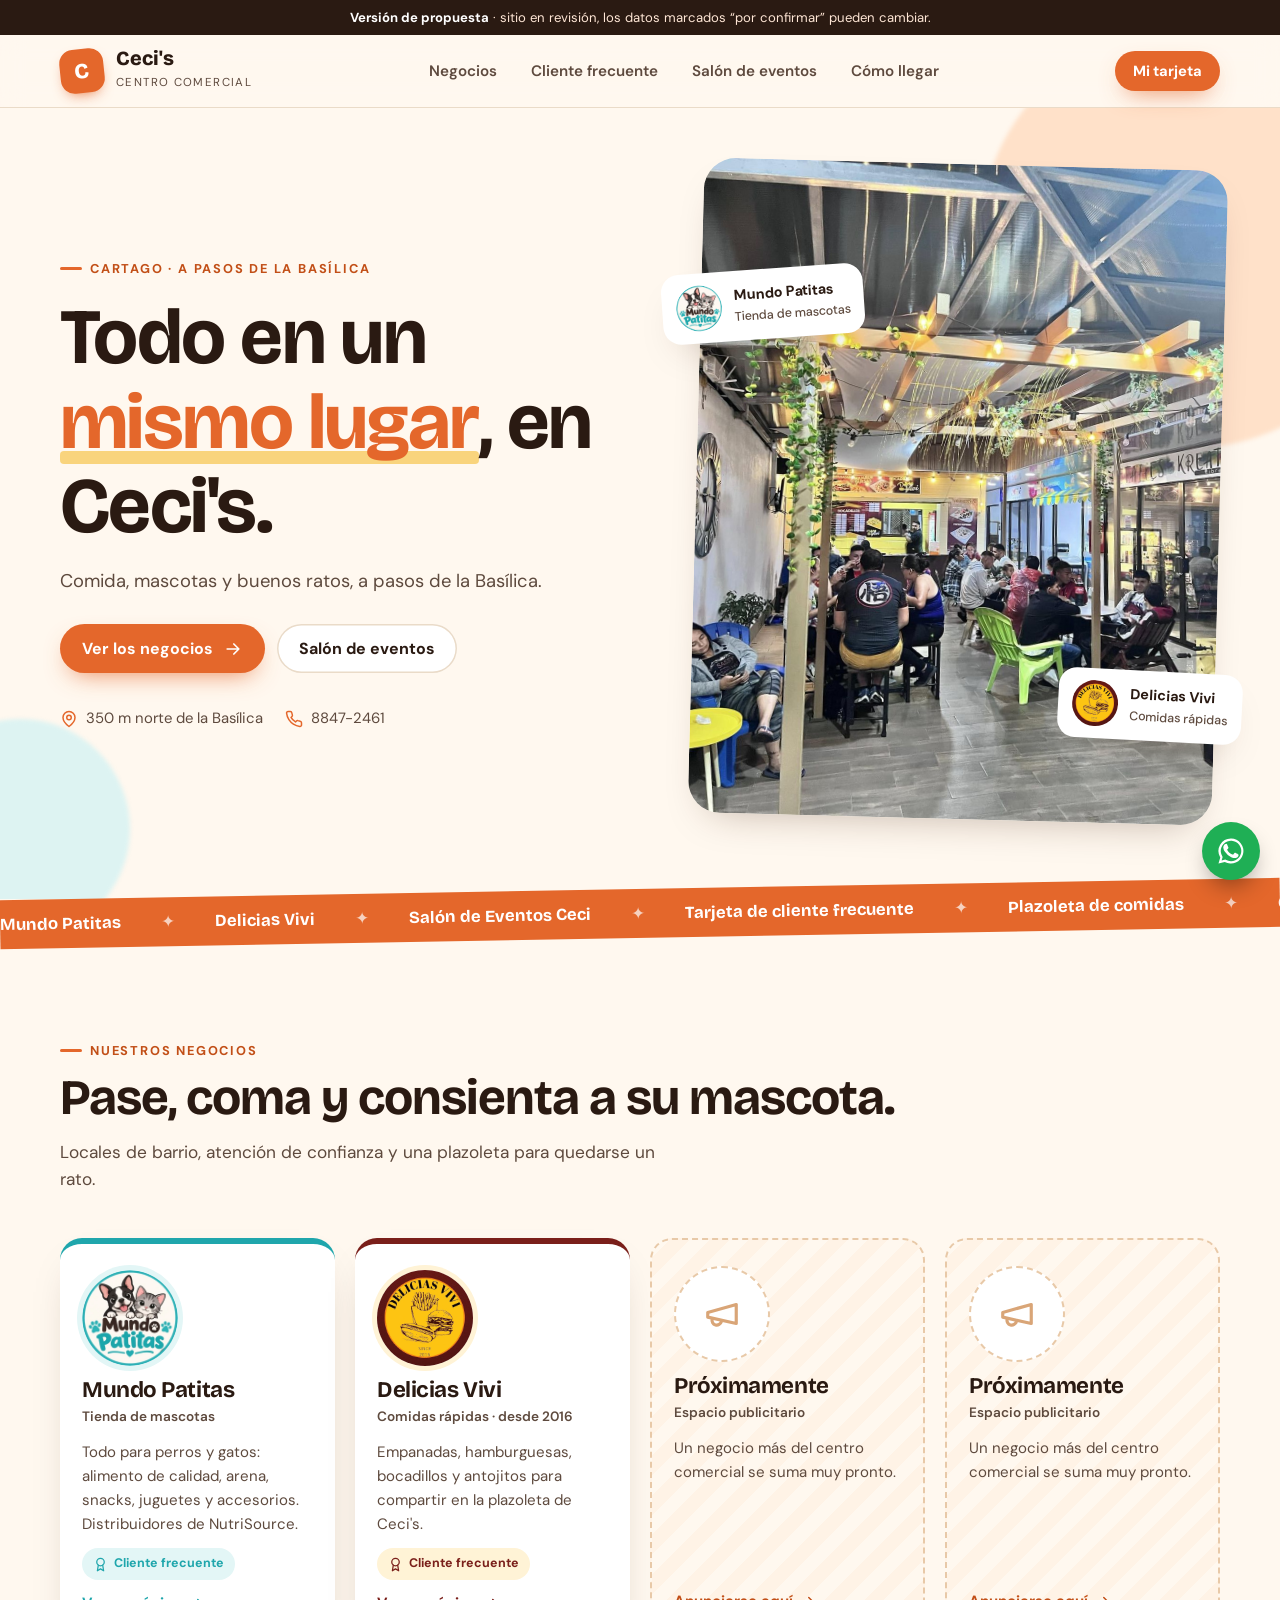
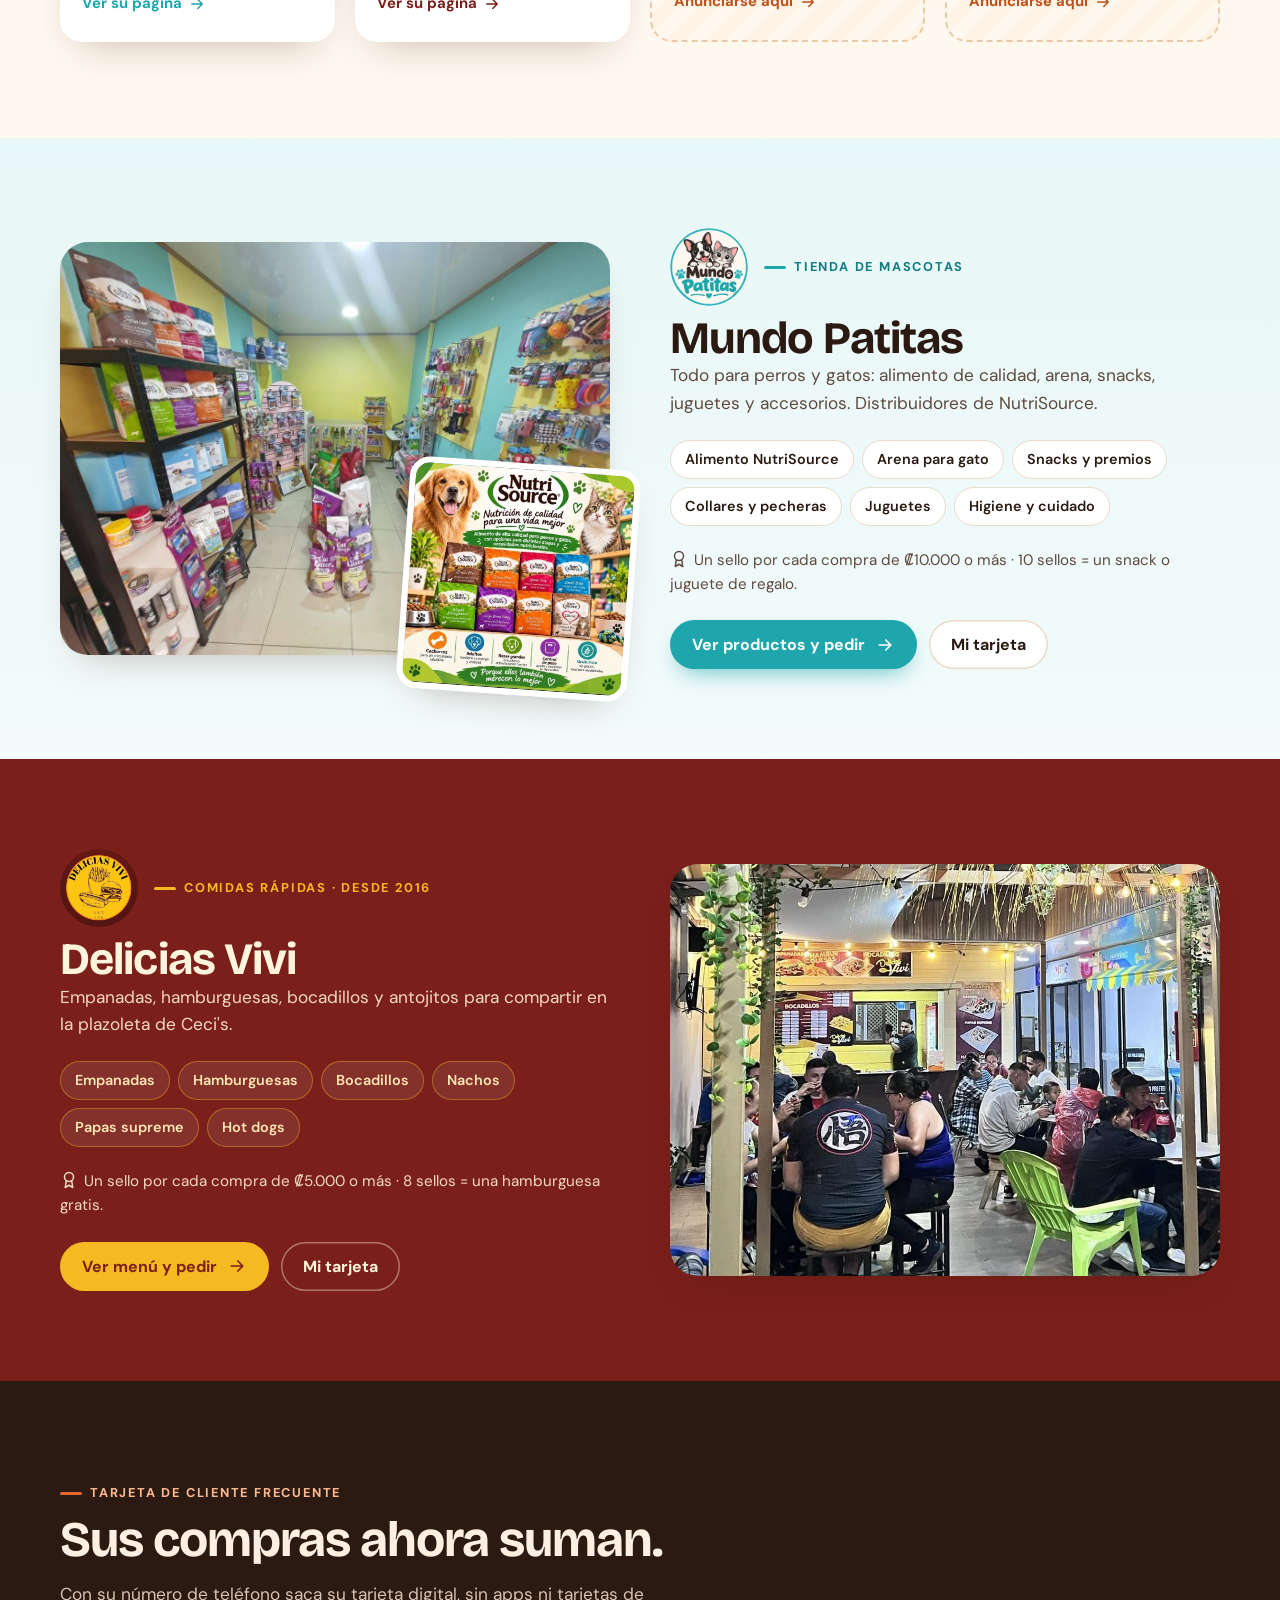
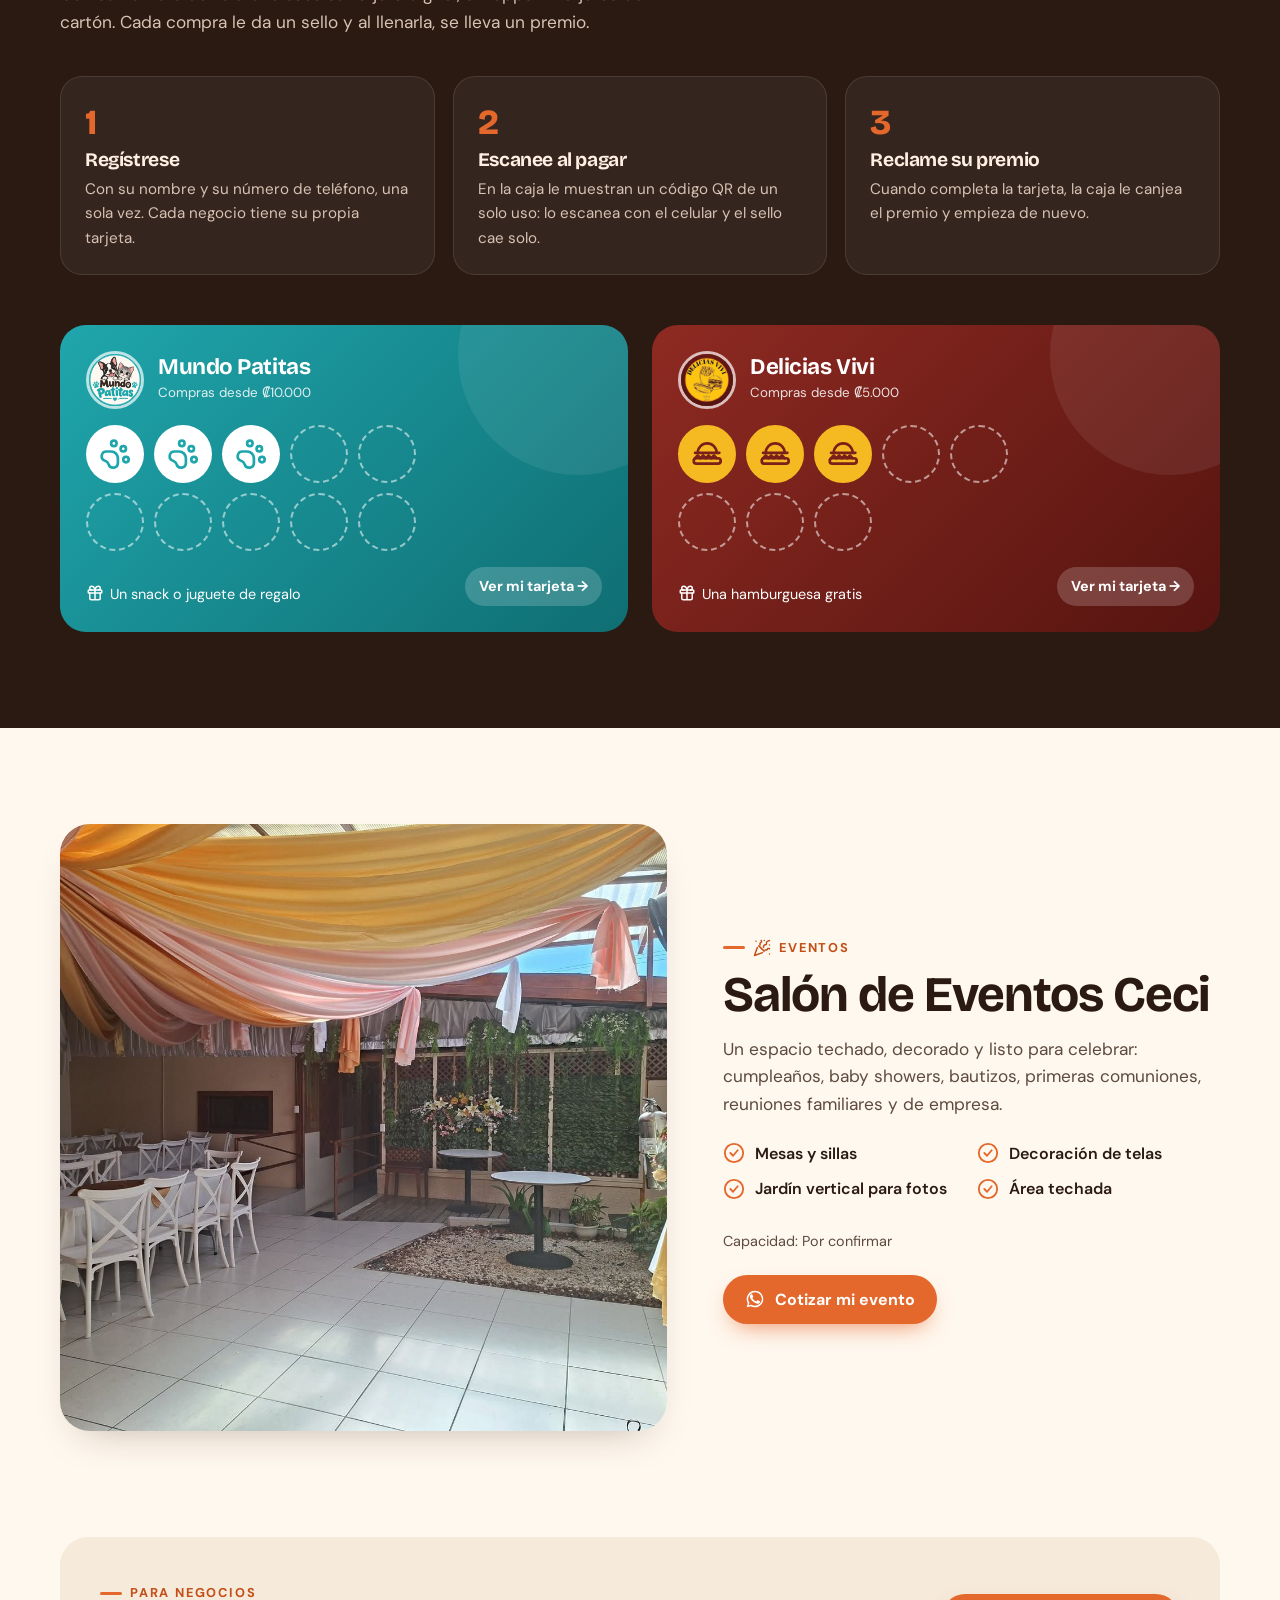
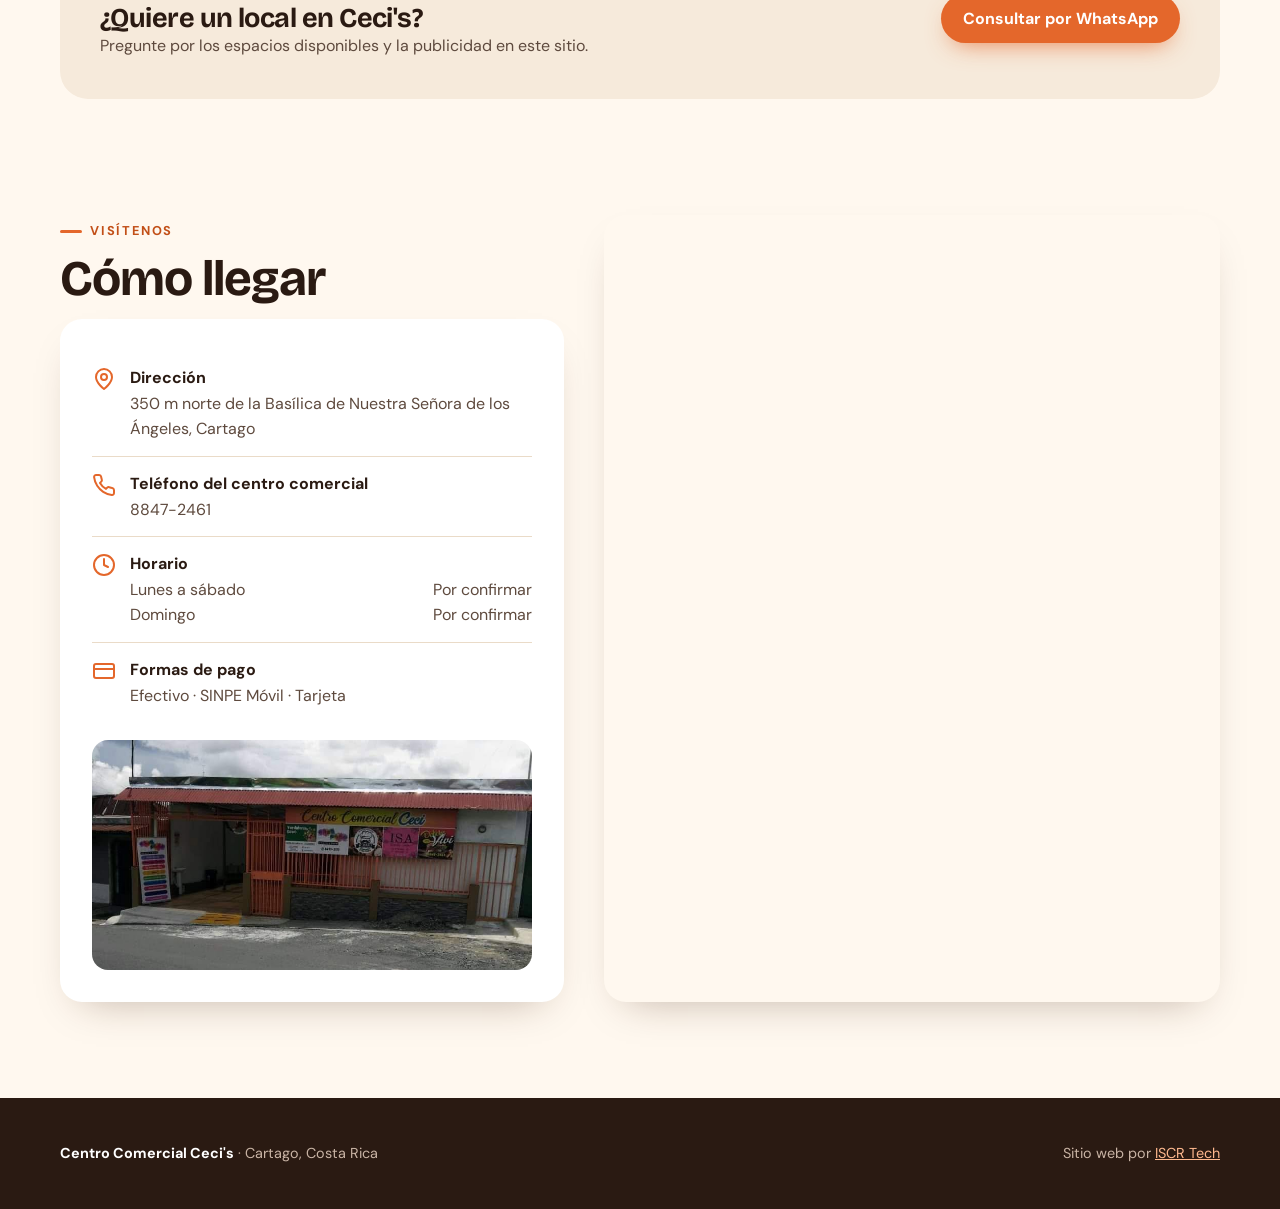
<file: index.html>
<!DOCTYPE html>
<html lang="es">
<head>
<meta charset="utf-8">
<meta name="viewport" content="width=device-width, initial-scale=1">
<title>Centro Comercial Ceci's | Cartago</title>
<meta name="description" content="Centro Comercial Ceci's, 350 m norte de la Basílica de los Ángeles, Cartago. Mundo Patitas, Delicias Vivi, Salón de Eventos Ceci y tarjeta de cliente frecuente.">
<meta property="og:title" content="Centro Comercial Ceci's · Cartago">
<meta property="og:description" content="Comida, mascotas y buenos ratos, a pasos de la Basílica.">
<meta property="og:image" content="assets/img/plazoleta.jpg">
<meta name="theme-color" content="#E4672B">
<link rel="icon" href="data:image/svg+xml,%3Csvg xmlns='http://www.w3.org/2000/svg' viewBox='0 0 64 64'%3E%3Crect width='64' height='64' rx='16' fill='%23E4672B'/%3E%3Ctext x='32' y='45' font-family='Arial Black,Arial' font-weight='900' font-size='38' fill='white' text-anchor='middle'%3EC%3C/text%3E%3C/svg%3E">
<link rel="preconnect" href="https://fonts.googleapis.com">
<link rel="preconnect" href="https://fonts.gstatic.com" crossorigin>
<link href="https://fonts.googleapis.com/css2?family=Bricolage+Grotesque:opsz,wght@12..96,600;12..96,800&family=DM+Sans:wght@400;500;600;700&display=swap" rel="stylesheet">
<link rel="stylesheet" href="css/estilos.css">
</head>
<body>

<div class="aviso-demo"><b>Versión de propuesta</b> · sitio en revisión, los datos marcados “por confirmar” pueden cambiar.</div>

<header class="barra">
  <div class="envoltura">
    <a class="marca" href="#inicio"><span class="marca-sello">C</span><span><b>Ceci's</b><small>Centro Comercial</small></span></a>
    <nav class="menu" id="menu">
      <a href="#negocios">Negocios</a>
      <a href="#frecuente">Cliente frecuente</a>
      <a href="#salon">Salón de eventos</a>
      <a href="#visita">Cómo llegar</a>
    </nav>
    <a class="btn btn-primario" id="btnTarjetaTop" href="#frecuente">Mi tarjeta</a>
    <button class="hamburguesa" id="hamb" aria-label="Abrir menú"></button>
  </div>
</header>

<section class="hero" id="inicio">
  <span class="mancha m1"></span><span class="mancha m2"></span>
  <div class="envoltura">
    <div>
      <span class="ojo">Cartago · a pasos de la Basílica</span>
      <h1>Todo en un <em>mismo lugar</em>, en Ceci's.</h1>
      <p class="intro" id="heroLema"></p>
      <div class="hero-acciones">
        <a class="btn btn-primario" href="#negocios">Ver los negocios <span id="icoFlecha"></span></a>
        <a class="btn btn-claro" href="#salon">Salón de eventos</a>
      </div>
      <div class="hero-datos" id="heroDatos"></div>
    </div>
    <div class="hero-foto">
      <div class="marco"><img src="assets/img/plazoleta.jpg" alt="Plazoleta de comidas del Centro Comercial Ceci's de noche"></div>
      <div class="ficha f1"><img src="assets/img/logo-mundo-patitas.webp" alt=""><span>Mundo Patitas<small>Tienda de mascotas</small></span></div>
      <div class="ficha f2"><img src="assets/img/logo-delicias-vivi.jpg" alt=""><span>Delicias Vivi<small>Comidas rápidas</small></span></div>
    </div>
  </div>
</section>

<div class="cinta" aria-hidden="true"><div id="cinta"></div></div>

<section class="seccion" id="negocios">
  <div class="envoltura">
    <span class="ojo">Nuestros negocios</span>
    <h2>Pase, coma y consienta a su mascota.</h2>
    <p class="intro">Locales de barrio, atención de confianza y una plazoleta para quedarse un rato.</p>
    <div class="grilla-negocios" id="grillaNegocios"></div>
  </div>
</section>

<section class="negocio patitas" id="mundo-patitas"></section>
<section class="negocio vivi invertido" id="delicias-vivi"></section>

<section class="seccion frecuente" id="frecuente">
  <div class="envoltura">
    <span class="ojo">Tarjeta de cliente frecuente</span>
    <h2>Sus compras ahora suman.</h2>
    <p class="intro">Con su número de teléfono saca su tarjeta digital, sin apps ni tarjetas de cartón. Cada compra le da un sello y al llenarla, se lleva un premio.</p>
    <div class="pasos">
      <div class="paso"><b>1</b><h3>Regístrese</h3><p>Con su nombre y su número de teléfono, una sola vez. Cada negocio tiene su propia tarjeta.</p></div>
      <div class="paso"><b>2</b><h3>Escanee al pagar</h3><p>En la caja le muestran un código QR de un solo uso: lo escanea con el celular y el sello cae solo.</p></div>
      <div class="paso"><b>3</b><h3>Reclame su premio</h3><p>Cuando completa la tarjeta, la caja le canjea el premio y empieza de nuevo.</p></div>
    </div>
    <div class="tarjetas-lealtad" id="tarjetasLealtad"></div>
  </div>
</section>

<section class="seccion salon" id="salon"></section>

<section class="seccion" style="padding-top:0">
  <div class="envoltura">
    <div class="anuncie">
      <div><span class="ojo">Para negocios</span><h3>¿Quiere un local en Ceci's?</h3><p>Pregunte por los espacios disponibles y la publicidad en este sitio.</p></div>
      <a class="btn btn-primario" id="btnLocal" target="_blank" rel="noopener">Consultar por WhatsApp</a>
    </div>
  </div>
</section>

<section class="seccion visita" id="visita" style="padding-top:20px">
  <div class="envoltura">
    <div>
      <span class="ojo">Visítenos</span>
      <h2>Cómo llegar</h2>
      <div class="datos" id="datosVisita"></div>
    </div>
    <div class="mapa"><iframe id="mapa" title="Mapa del Centro Comercial Ceci's" loading="lazy" referrerpolicy="no-referrer-when-downgrade"></iframe></div>
  </div>
</section>

<footer>
  <div class="envoltura">
    <div><b>Centro Comercial Ceci's</b> · Cartago, Costa Rica</div>
    <div>Sitio web por <a href="https://iscrtech.com/" target="_blank" rel="noopener">ISCR Tech</a></div>
  </div>
</footer>

<a class="wa-flotante" id="waFlotante" target="_blank" rel="noopener" aria-label="Escribir por WhatsApp"></a>

<script type="module" src="js/app.js"></script>
</body>
</html>
</file>
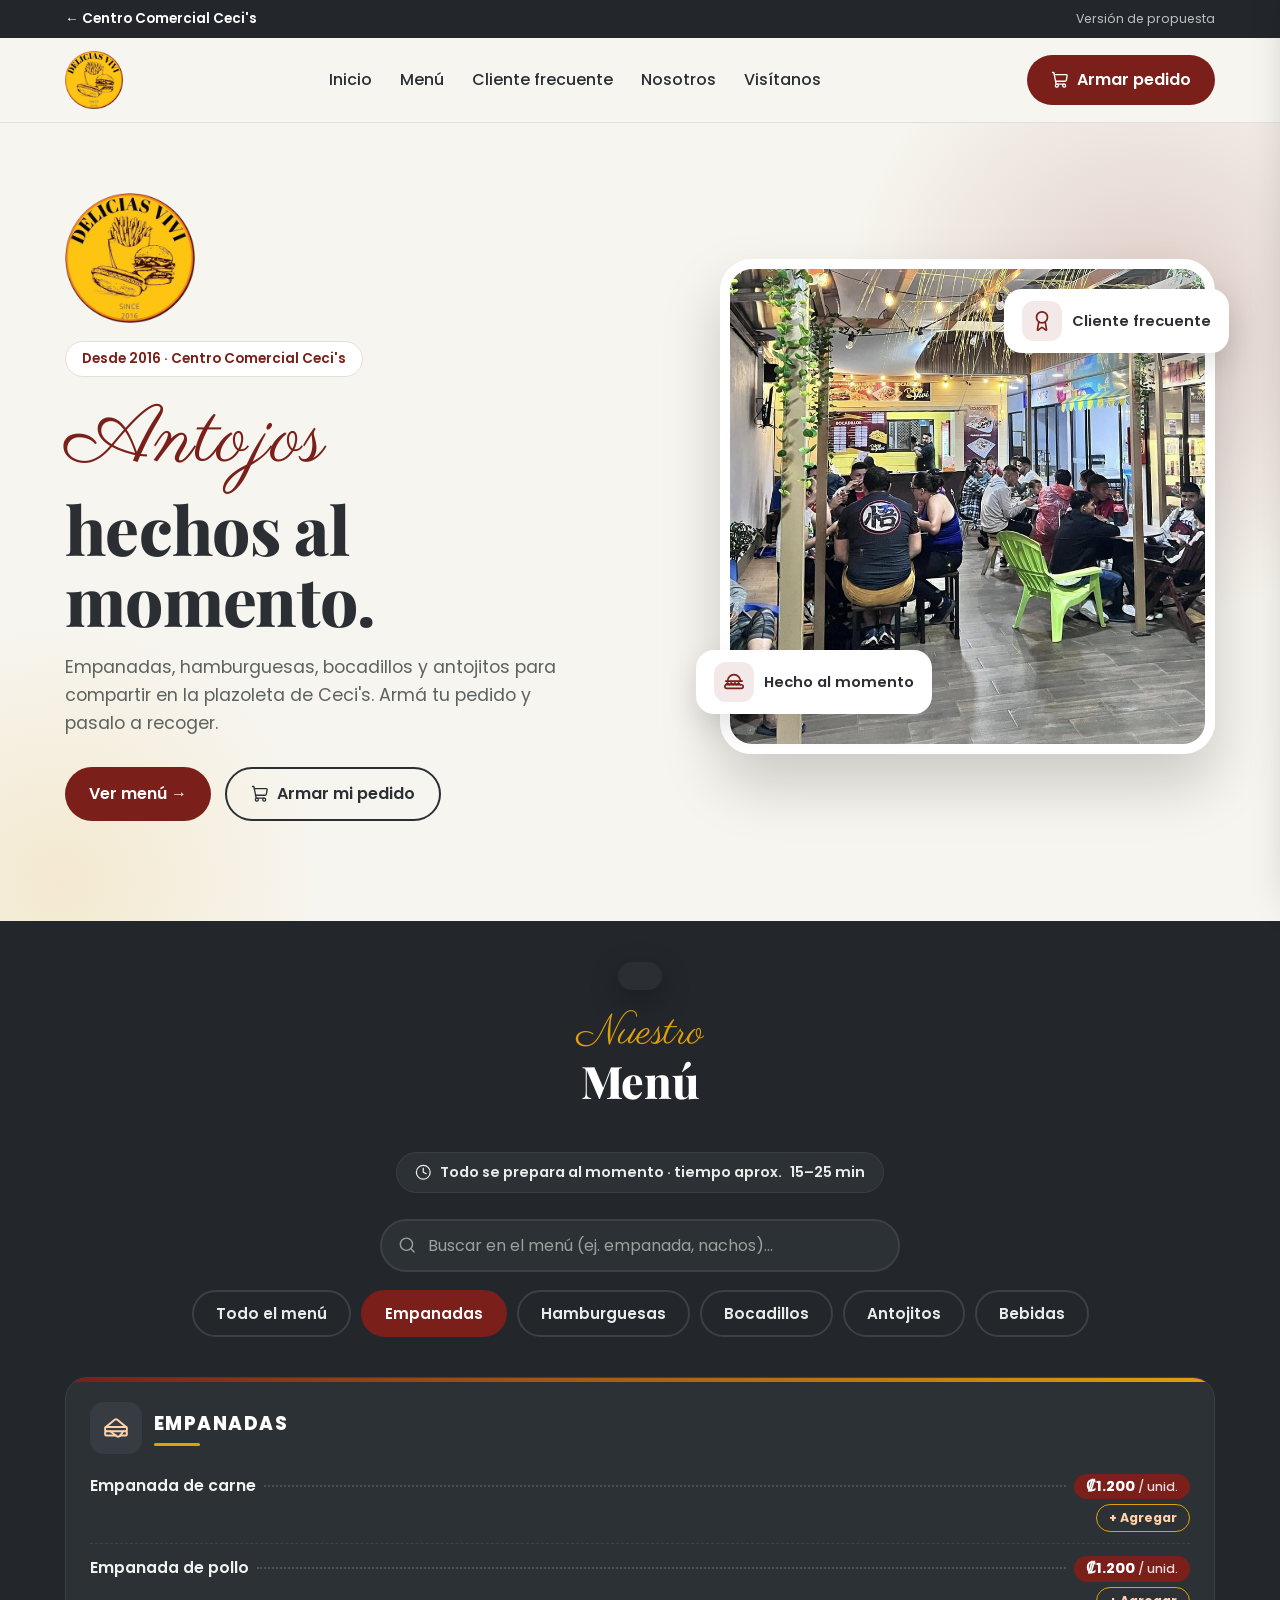
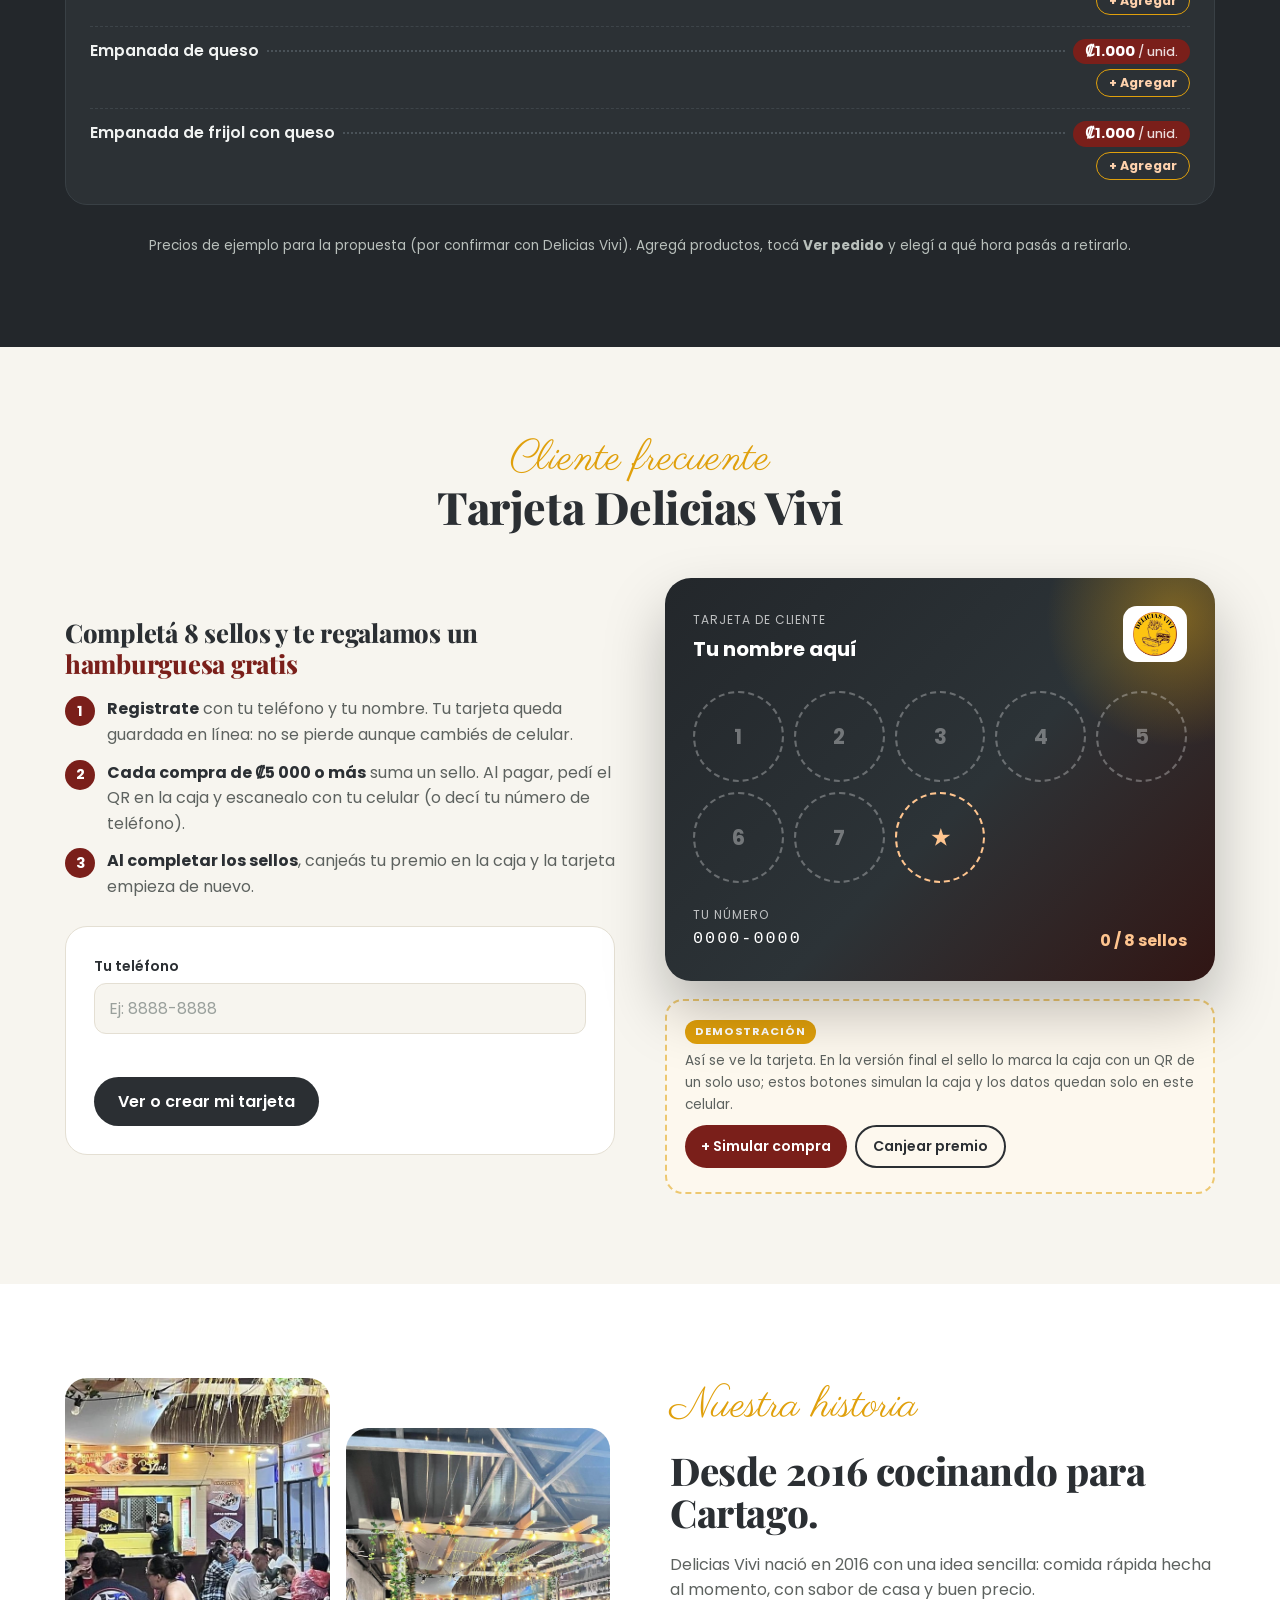
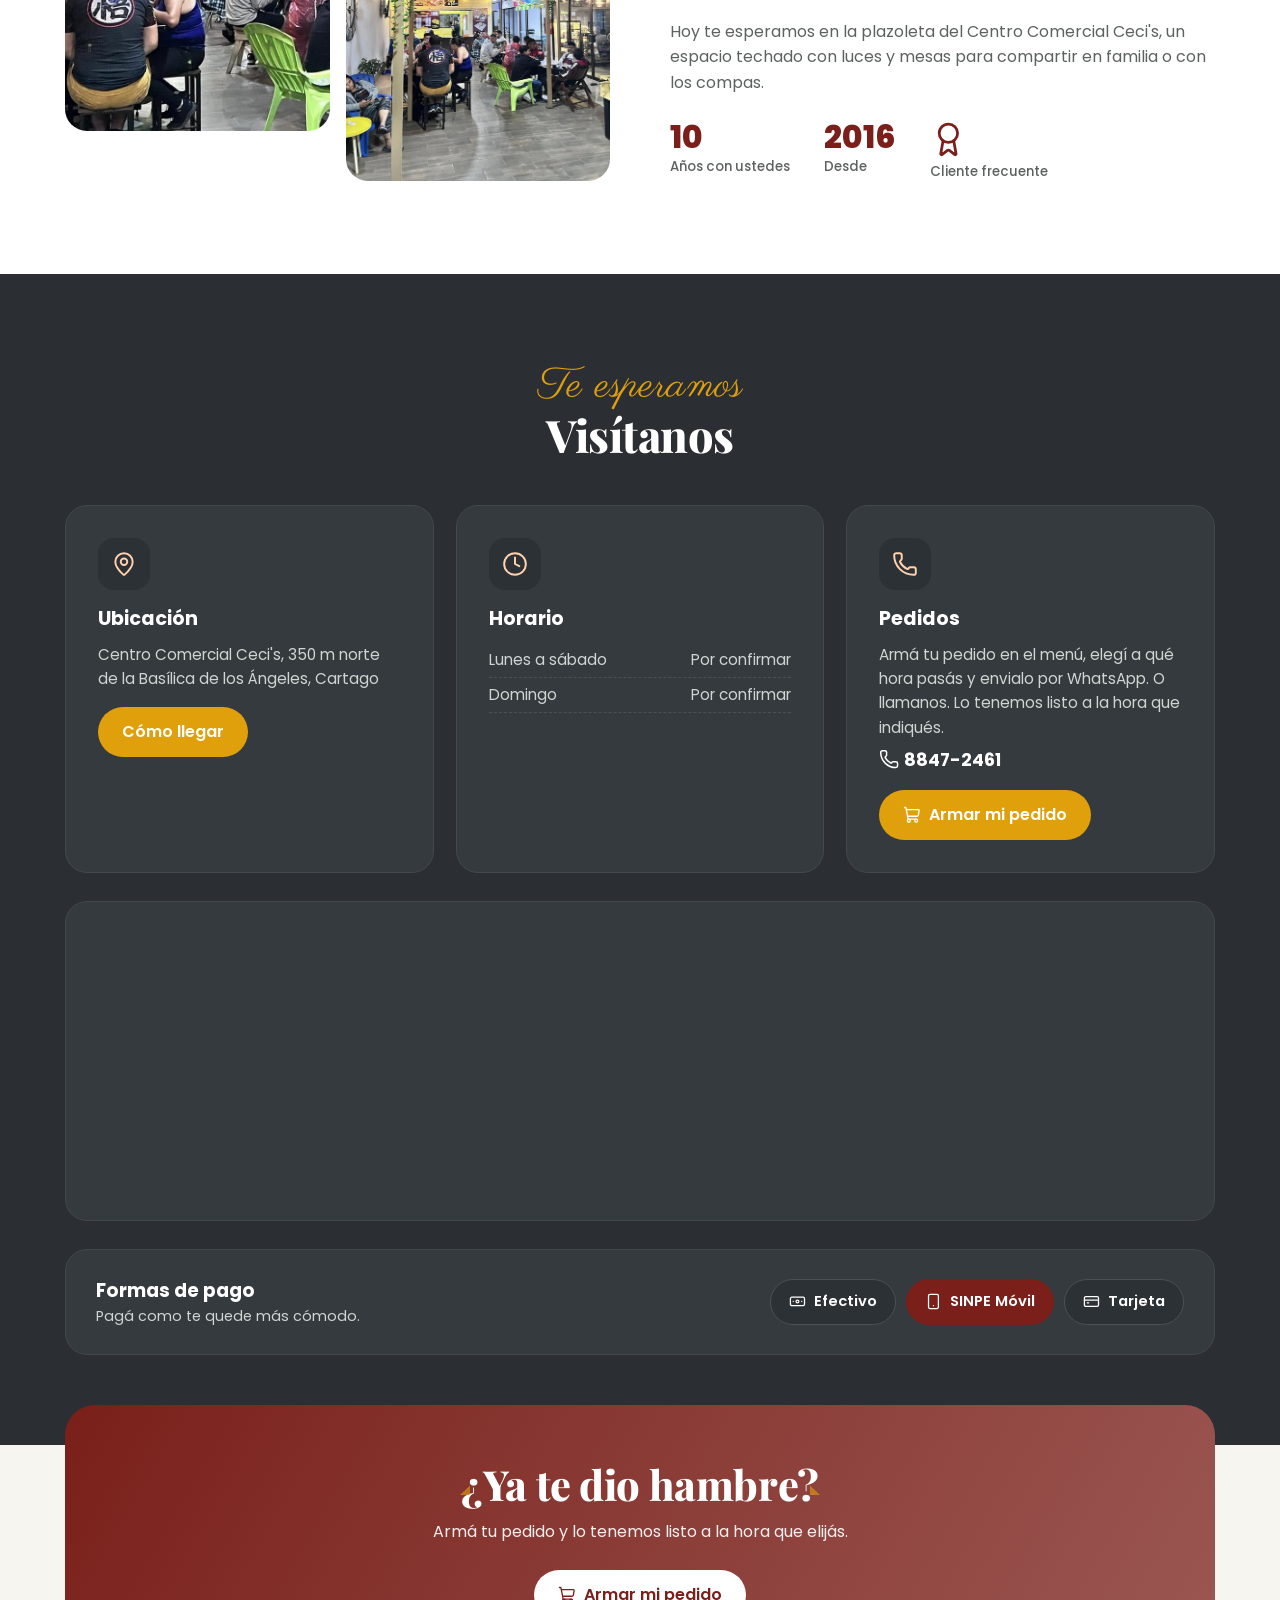
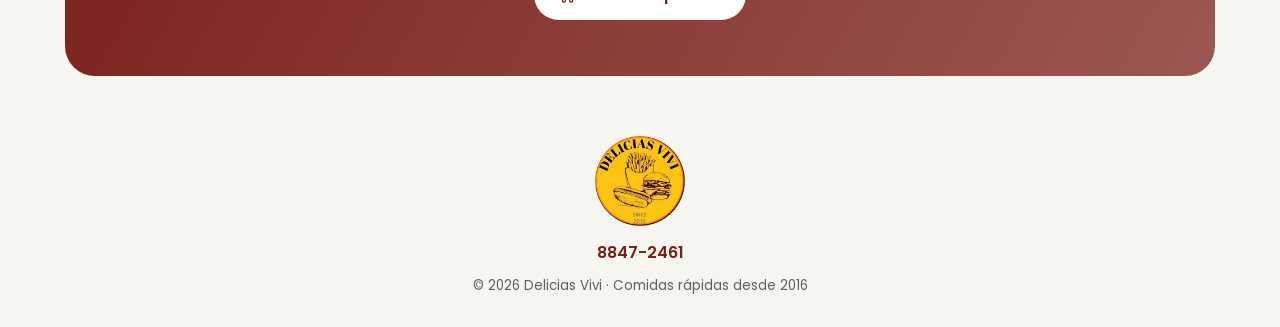
<file: delicias-vivi/index.html>
<!DOCTYPE html>
<html lang="es">
<head>
<meta charset="UTF-8">
<meta name="viewport" content="width=device-width, initial-scale=1.0">
<title>Delicias Vivi | Comidas rápidas en Centro Comercial Ceci's, Cartago</title>
<meta name="description" content="Empanadas, hamburguesas, bocadillos y antojitos desde 2016. Pedí por WhatsApp y sumá sellos con tu tarjeta de cliente frecuente.">
<link rel="icon" href="favicon.png?v=mwp7zkgo">
<meta property="og:title" content="Delicias Vivi · Comidas rápidas desde 2016">
<meta property="og:description" content="Empanadas, hamburguesas, bocadillos y antojitos en Centro Comercial Ceci's.">
<meta property="og:image" content="img/portada.jpg">
<link rel="preconnect" href="https://fonts.googleapis.com">
<link rel="preconnect" href="https://fonts.gstatic.com" crossorigin>
<link href="https://fonts.googleapis.com/css2?family=Poppins:wght@400;500;600;700;800&display=swap" rel="stylesheet">
<style>
  :root{
    --primario:#7A1F1A; --primario-osc:#561410; --naranja:#E0A00C; --naranja-osc:#B88206;
    --negro:#2B2F33; --pizarra:#23272B; --gris:#5d625f;
    --crema:#F7F5EF; --blanco:#fff; --borde:#E4DFD3;
  }
  *{box-sizing:border-box;margin:0;padding:0}
  :root{color-scheme:light}
  input,textarea{color:var(--negro);-webkit-text-fill-color:var(--negro)}
  input::placeholder,textarea::placeholder{color:#9aa09c;-webkit-text-fill-color:#9aa09c;opacity:1}
  .carrito{color:var(--negro)}
  html{scroll-behavior:smooth}
  body{font-family:'Poppins',sans-serif;color:var(--negro);background:var(--crema);line-height:1.6}
  img{max-width:100%;display:block}
  a{color:inherit;text-decoration:none}
  .wrap{width:min(1150px,92%);margin:auto}
  @font-face{font-family:'Parisienne';src:url('fonts/Parisienne-Regular.ttf') format('truetype');font-weight:400;font-display:swap}
  .script{font-family:'Parisienne',cursive;font-weight:400;letter-spacing:.01em}
  @font-face{font-family:'Playfair Display';src:url('fonts/PlayfairDisplay.ttf') format('truetype');font-weight:400 900;font-display:swap}
  .hero h1,.titulo h2,.about h2,.cta h2,.lealtad h3{font-family:'Playfair Display',Georgia,serif;font-weight:800;letter-spacing:-.01em}
  .hero h1 .script{font-family:'Parisienne',cursive;font-weight:400;letter-spacing:.01em}

  /* NAV */
  header{position:sticky;top:0;z-index:50;background:rgba(247,245,239,.93);backdrop-filter:blur(10px);border-bottom:1px solid var(--borde)}
  .nav{display:flex;align-items:center;justify-content:space-between;height:84px}
  .nav img{height:58px;width:auto}
  .nav ul{display:flex;gap:28px;list-style:none;font-weight:500}
  .nav ul a:hover{color:var(--primario)}
  .btn{display:inline-flex;align-items:center;gap:8px;background:var(--primario);color:#fff;padding:12px 24px;border-radius:50px;font-weight:600;transition:.25s;border:none;cursor:pointer;font-family:inherit;font-size:1rem}
  .btn:hover{background:var(--primario-osc);transform:translateY(-2px);box-shadow:0 8px 20px color-mix(in srgb,var(--primario) 35%,transparent)}
  .btn.outline{background:transparent;color:var(--negro);border:2px solid var(--negro)}
  .btn.outline:hover{background:var(--negro);color:#fff;box-shadow:none}
  .btn.nar{background:var(--naranja)}
  .btn.nar:hover{background:var(--naranja-osc);box-shadow:0 8px 20px color-mix(in srgb,var(--naranja) 35%,transparent)}
  .menu-toggle{display:none;background:none;border:none;font-size:1.9rem;cursor:pointer;color:var(--negro);line-height:1}

  /* HERO */
  .hero{position:relative;overflow:hidden;padding:70px 0 100px}
  .hero::before{content:"";position:absolute;right:-180px;top:-120px;width:620px;height:620px;border-radius:50%;background:radial-gradient(circle,color-mix(in srgb,var(--primario) 18%,transparent),transparent 70%)}
  .hero::after{content:"";position:absolute;left:-200px;bottom:-220px;width:520px;height:520px;border-radius:50%;background:radial-gradient(circle,color-mix(in srgb,var(--naranja) 14%,transparent),transparent 70%)}
  .hero-grid{display:grid;grid-template-columns:1.1fr .9fr;gap:50px;align-items:center;position:relative;z-index:1}
  .tag{display:inline-block;background:#fff;border:1px solid var(--borde);padding:6px 16px;border-radius:50px;font-size:.85rem;font-weight:600;color:var(--primario)}
  .hero-logo{height:130px;width:auto;margin-bottom:18px}
  .hero h1{font-size:clamp(2.5rem,6vw,4.2rem);line-height:1.05;margin:18px 0;font-weight:800}
  .hero h1 .script{color:var(--primario);font-size:1.2em;display:block;line-height:1.15;margin-bottom:6px}
  .hero p{color:var(--gris);font-size:1.1rem;max-width:520px;margin-bottom:30px}
  .hero-btns{display:flex;gap:14px;flex-wrap:wrap}
  .hero-img{position:relative}
  .hero-img .foto{width:100%;border-radius:32px;aspect-ratio:1;object-fit:cover;box-shadow:0 30px 60px rgba(0,0,0,.18);border:10px solid #fff}
  .badge{position:absolute;white-space:nowrap;background:#fff;border-radius:18px;padding:12px 18px;box-shadow:0 12px 30px rgba(0,0,0,.12);font-weight:600;display:flex;align-items:center;gap:10px;font-size:.92rem}
  .badge.b1{left:-24px;bottom:40px}.badge.b2{right:-14px;top:30px}
  .badge span{display:grid;place-items:center;width:40px;height:40px;border-radius:12px;background:color-mix(in srgb,var(--primario) 10%,#fff);color:var(--primario)}
  .badge span .i{width:22px;height:22px}
  /* ÍCONOS (svg de línea, src/iconos.js) */
  .i{width:1.15em;height:1.15em;vertical-align:-.22em;flex-shrink:0}
  .btn .i{width:1.1em;height:1.1em}

  /* SECCIONES */
  section{padding:90px 0}
  .titulo{text-align:center;margin-bottom:46px}
  .titulo .script{color:var(--naranja);font-size:2.6rem;line-height:1.1}
  .titulo h2{font-size:clamp(2rem,4vw,2.8rem);font-weight:800;line-height:1.1}

  /* MENU (estilo pizarra, como el del local) */
  #menu{background:var(--pizarra);color:#fff;position:relative}
  #menu .titulo h2{color:#fff}
  .tabs{display:flex;gap:10px;justify-content:center;flex-wrap:wrap;margin-bottom:40px}
  .tab{padding:10px 22px;border-radius:50px;border:2px solid #3b4146;background:transparent;color:#e9ecea;font-family:inherit;font-weight:600;cursor:pointer;transition:.2s;font-size:.95rem}
  .tab.active,.tab:hover{background:var(--primario);color:#fff;border-color:var(--primario)}
  .grid-menu{display:grid;grid-template-columns:repeat(auto-fit,minmax(320px,1fr));gap:24px;align-items:start}
  .seccion{background:#2c3135;border:1px solid #394045;border-radius:22px;padding:24px;animation:fade .4s ease;position:relative;overflow:hidden}
  .seccion::before{content:"";position:absolute;inset:0 0 auto 0;height:4px;background:linear-gradient(90deg,var(--primario),var(--naranja))}
  .seccion-head{display:flex;align-items:center;gap:12px;margin-bottom:8px}
  .seccion-head .ico{width:52px;height:52px;border-radius:14px;background:#363c41;display:grid;place-items:center;flex-shrink:0;color:#ffd2ad}
  .seccion-head .ico .i{width:26px;height:26px}
  .seccion h3{font-weight:800;font-size:1.15rem;letter-spacing:.08em;text-transform:uppercase;color:#fff}
  .seccion h3::after{content:"";display:block;width:46px;height:3px;background:var(--naranja);border-radius:3px;margin-top:4px}
  .seccion .sub{color:#b9c0bc;font-size:.85rem;margin:6px 0 4px}
  .plato-row{padding:11px 0;border-bottom:1px dashed #3d4449}
  .plato-row:last-child{border-bottom:none;padding-bottom:0}
  .plato-row .top{display:flex;align-items:baseline;gap:8px}
  .plato-row h4{font-size:.98rem;font-weight:600;color:#f1f3f2}
  .plato-row .dots{flex:1;border-bottom:2px dotted #4a5258;transform:translateY(-4px)}
  .precio{background:var(--primario);color:#fff;font-weight:700;white-space:nowrap;border-radius:50px;padding:1px 12px;font-size:.92rem}
  .plato-row p{color:#b9c0bc;font-size:.86rem;margin-top:2px}
  .plato-row .meta{display:flex;justify-content:space-between;align-items:center;gap:10px;margin-top:5px}
  .extra{font-size:.76rem;font-weight:700;background:#3a4045;color:#ffd2ad;padding:2px 10px;border-radius:50px;border:1px solid #4a5258}
  .pedir{font-size:.8rem;font-weight:600;color:#fff;border-bottom:2px solid var(--naranja);white-space:nowrap;margin-left:auto}
  @keyframes fade{from{opacity:0;transform:translateY(10px)}to{opacity:1;transform:none}}
  .nota{text-align:center;color:#b9c0bc;font-size:.85rem;margin-top:30px}
  .precio small{font-weight:500;opacity:.85;font-size:.78rem}
  .buscar{max-width:520px;margin:0 auto 18px}
  .buscar{position:relative}
  .buscar .i{position:absolute;left:18px;top:50%;transform:translateY(-50%);color:#9aa29e;pointer-events:none}
  .buscar input{width:100%;padding:12px 18px 12px 46px;border-radius:50px;border:2px solid #3b4146;background:#2c3135;color:#fff;-webkit-text-fill-color:#fff;caret-color:#fff;font-family:inherit;font-size:1rem;-webkit-appearance:none;appearance:none}
  .buscar input:focus{outline:none;border-color:var(--primario)}
  .buscar input::placeholder{color:#9aa29e;-webkit-text-fill-color:#9aa29e}
  .buscar input::-webkit-search-cancel-button{filter:invert(1)}
  .buscar-info{scroll-margin-top:110px;text-align:center;color:#b9c0bc;font-size:.88rem;margin:-8px 0 14px;min-height:1px}
  .buscar-info:empty{display:none}
  .buscar-info button{background:none;border:none;color:#ffd2ad;font:inherit;font-weight:600;text-decoration:underline;cursor:pointer;margin-left:6px}
  .sin-res{grid-column:1/-1;text-align:center;color:#b9c0bc;padding:30px 0}

  /* SLIDER DE PROMOCIONES */
  .promos{position:relative;padding:0;overflow:hidden;background:var(--pizarra);aspect-ratio:1920/700;max-height:70vh;width:100%}
  .promos-pista{display:flex;height:100%;transition:transform .6s ease}
  .promo{position:relative;flex:0 0 100%;height:100%;overflow:hidden}
  .promo picture,.promo img{width:100%;height:100%}
  .promo img{object-fit:cover}
  .promo.afiche .fondo{position:absolute;inset:-20px;background:center/cover;filter:blur(18px) brightness(.6)}
  .promo.afiche img{position:relative;object-fit:contain}
  .promo .capa{position:absolute;inset:0;display:flex;align-items:center;background:linear-gradient(90deg,rgba(0,0,0,.72),rgba(0,0,0,.25) 60%,transparent)}
  .promo .capa .wrap{color:#fff;margin:0 auto}
  .promo h2{font-family:'Playfair Display',Georgia,serif;font-size:clamp(1.5rem,4vw,3rem);line-height:1.1;max-width:620px}
  .promo p{max-width:520px;margin:10px 0 18px;opacity:.95;font-size:clamp(.9rem,1.6vw,1.1rem)}
  .promo .btn{background:var(--naranja)}.promo .btn:hover{background:var(--naranja-osc)}
  .promos-flecha{position:absolute;top:50%;transform:translateY(-50%);width:44px;height:44px;border-radius:50%;border:none;background:rgba(255,255,255,.85);color:var(--negro);font-size:1.6rem;line-height:1;cursor:pointer;z-index:2;box-shadow:0 4px 14px rgba(0,0,0,.25)}
  .promos-flecha.ant{left:14px}.promos-flecha.sig{right:14px}
  .promos-puntos{position:absolute;bottom:14px;left:0;right:0;display:flex;justify-content:center;gap:8px;z-index:2}
  .promos-puntos button{width:10px;height:10px;border-radius:50px;border:none;background:rgba(255,255,255,.55);cursor:pointer;padding:0;transition:.3s}
  .promos-puntos button.on{width:28px;background:#fff}
  .promos.uno .promos-flecha,.promos.uno .promos-puntos{display:none}
  @media(max-width:700px){
    .promos{aspect-ratio:1/1;max-height:none}
    .promo .capa{align-items:flex-end;background:linear-gradient(0deg,rgba(0,0,0,.8),rgba(0,0,0,.2) 65%,transparent);padding-bottom:40px}
    .promos-flecha{display:none}
  }

  /* GRANJA */
  #granja{background:#fff}
  .granja-top{display:grid;grid-template-columns:1fr 1.1fr;gap:50px;align-items:center}
  .granja-txt .tag{display:inline-block;margin-bottom:14px}
  .granja-txt p{color:var(--gris);margin-bottom:14px}
  .granja-lema{font-family:'Parisienne',cursive;font-size:1.9rem;color:var(--naranja)!important;line-height:1.2}
  .granja-fotos{display:grid;grid-template-columns:1fr 1fr;gap:14px}
  .granja-fotos img{width:100%;height:100%;aspect-ratio:4/3;object-fit:cover;border-radius:20px}
  .granja-fotos img:nth-child(2){margin-top:34px}.granja-fotos img:nth-child(3){margin-top:-34px}
  .pilares{display:grid;grid-template-columns:repeat(4,1fr);gap:18px;margin:56px 0 0}
  .pilar{background:var(--crema);border:1px solid var(--borde);border-radius:20px;padding:24px}
  .pilar .ic{width:46px;height:46px;border-radius:14px;display:grid;place-items:center;background:color-mix(in srgb,var(--primario) 10%,#fff);color:var(--primario);margin-bottom:12px}
  .pilar .ic .i{width:24px;height:24px}
  .pilar h3{font-size:1.05rem;margin-bottom:6px}
  .pilar p{color:var(--gris);font-size:.9rem}
  .granja-amb{background:var(--pizarra);color:#fff;border-radius:26px;padding:36px}
  .granja-amb h3{font-size:1.3rem;margin-bottom:20px}
  .linea{list-style:none;display:grid;grid-template-columns:repeat(5,1fr);gap:14px;counter-reset:x}
  .linea li{border-top:3px solid var(--naranja);padding-top:12px;font-size:.88rem;color:#d0d5d2}
  .linea b{display:block;font-size:1.15rem;color:#fff;margin-bottom:4px}
  .granja-cumple{margin-top:22px;font-size:.85rem;color:#b9c0bc;border-top:1px dashed #4a5258;padding-top:16px}
  @media(max-width:900px){
    .granja-top{grid-template-columns:1fr;gap:30px}
    .pilares{grid-template-columns:1fr 1fr}
    .linea{grid-template-columns:1fr}
    .granja-amb{padding:26px}
  }
  @media(max-width:520px){.pilares{grid-template-columns:1fr}}

  /* NOSOTROS */
  .about{display:grid;grid-template-columns:1fr 1fr;gap:60px;align-items:center}
  .about.sin-fotos{grid-template-columns:1fr;max-width:820px}.about.sin-fotos .about-img{display:none}
  .about-img{display:grid;grid-template-columns:1fr 1fr;gap:16px}
  .about-img img{border-radius:22px;aspect-ratio:3/4;object-fit:cover}
  .about-img img:nth-child(2){margin-top:50px}
  .about h2{font-size:2.4rem;font-weight:800;line-height:1.1;margin:8px 0 18px}
  .about p{color:var(--gris);margin-bottom:16px}
  .stats{display:flex;gap:34px;margin-top:26px;flex-wrap:wrap}
  .stats b{display:block;font-size:2rem;color:var(--primario);font-weight:800;line-height:1}
  .stats small{color:var(--gris);font-weight:500}

  /* INFO */
  #visitanos{background:var(--negro);color:#fff}
  #visitanos .titulo h2{color:#fff}
  .cards{display:grid;grid-template-columns:repeat(3,1fr);gap:22px}
  .card{background:#353a3f;border-radius:22px;padding:32px;border:1px solid #42484d}
  .card .ic{width:52px;height:52px;border-radius:16px;display:grid;place-items:center;background:#2c3135;color:#ffd2ad;margin-bottom:14px}
  .card .ic .i{width:26px;height:26px}
  .card h3{margin-bottom:8px;font-size:1.2rem}
  .card p,.card li{color:#d0d5d2;font-size:.95rem}
  .card ul{list-style:none}
  .card li{display:flex;justify-content:space-between;gap:10px;border-bottom:1px dashed #4a5056;padding:5px 0}
  .card a.btn{margin-top:16px}
  .tel-link{display:block;font-weight:700;color:#fff;font-size:1.1rem;margin-top:6px}
  .tel-link[href^="mailto"]{font-size:.92rem;overflow-wrap:anywhere}
  .tel-link:hover{color:#ffd2ad}
  .mapa{margin-top:28px;border-radius:22px;overflow:hidden;border:1px solid #42484d;height:320px;background:#353a3f}
  .mapa iframe{width:100%;height:100%;border:0;filter:grayscale(.15)}

  .pagos{margin-top:28px;background:#353a3f;border:1px solid #42484d;border-radius:22px;padding:26px 30px;display:flex;align-items:center;gap:24px;flex-wrap:wrap;justify-content:space-between}
  .pagos h3{font-size:1.15rem}
  .pagos p{color:#d0d5d2;font-size:.9rem}
  .chips{display:flex;gap:10px;flex-wrap:wrap}
  .chip{background:#2c3135;border:1px solid #4a5056;border-radius:50px;padding:10px 18px;font-weight:600;font-size:.92rem;display:flex;gap:8px;align-items:center}
  .chip.sinpe{background:var(--primario);border-color:var(--primario)}
  /* CTA */
  .cta{background:linear-gradient(120deg,var(--primario),color-mix(in srgb,var(--primario) 75%,#fff));color:#fff;border-radius:30px;padding:56px;text-align:center;margin:-40px auto 0;position:relative;overflow:hidden}
  .cta::after{content:"";position:absolute;left:50%;top:-80px;width:340px;height:160px;transform:translateX(-50%);border:10px solid color-mix(in srgb,var(--naranja) 60%,transparent);border-bottom:none;clip-path:polygon(0 100%,50% 0,100% 100%)}
  .cta h2{font-size:clamp(1.8rem,4vw,2.6rem);font-weight:800;line-height:1.1;position:relative}
  .cta p{opacity:.92;margin:12px 0 26px;position:relative}
  .cta .btn{background:#fff;color:var(--primario);position:relative}
  .cta .btn:hover{background:var(--naranja);color:#fff}

  footer{padding:60px 0 30px;text-align:center}
  footer img{height:90px;width:auto;margin:0 auto 14px}
  footer small{color:var(--gris)}
  footer .tels a{font-weight:600;color:var(--primario)}

  .wa-float{position:fixed;right:22px;bottom:22px;width:60px;height:60px;border-radius:50%;background:#25D366;display:grid;place-items:center;box-shadow:0 10px 25px rgba(37,211,102,.45);z-index:60;transition:.2s}
  .wa-float.llamar{background:var(--primario);box-shadow:0 10px 25px color-mix(in srgb,var(--primario) 45%,transparent)}
  .wa-float:hover{transform:scale(1.08)}

  /* TARJETA CLIENTE */
  #tarjeta{background:var(--crema)}
  .lealtad{display:grid;grid-template-columns:1fr 1fr;gap:50px;align-items:center}
  .lealtad h3{font-size:1.6rem;font-weight:800;line-height:1.2;margin-bottom:12px}
  .reglas{list-style:none;margin:18px 0 26px}
  .reglas li{display:flex;gap:12px;align-items:flex-start;margin-bottom:12px;color:var(--gris)}
  .reglas b{color:var(--negro)}
  .reglas .n{flex-shrink:0;width:30px;height:30px;border-radius:50%;background:var(--primario);color:#fff;display:grid;place-items:center;font-weight:700;font-size:.9rem}
  .vcard{position:relative;border-radius:26px;padding:28px;color:#fff;background:linear-gradient(135deg,#23272B 0%,#2c3337 55%,color-mix(in srgb,var(--primario) 30%,#111) 100%);box-shadow:0 30px 60px rgba(0,0,0,.25);overflow:hidden;min-height:320px}
  .vcard::after{content:"";position:absolute;right:-90px;top:-90px;width:260px;height:260px;border-radius:50%;background:radial-gradient(circle,color-mix(in srgb,var(--naranja) 45%,transparent),transparent 70%)}
  .vcard-top{display:flex;justify-content:space-between;align-items:flex-start;position:relative;z-index:1}
  .vcard-logo{background:#fff;border-radius:14px;padding:6px 10px}
  .vcard-logo img{height:44px;width:auto}
  .vcard small{opacity:.7;font-size:.75rem;letter-spacing:.08em;text-transform:uppercase}
  .vcard .nombre{font-size:1.25rem;font-weight:700;margin-top:2px}
  .sellos{display:grid;grid-template-columns:repeat(5,1fr);gap:10px;margin:26px 0 18px;position:relative;z-index:1}
  .sello{aspect-ratio:1;border-radius:50%;border:2px dashed rgba(255,255,255,.3);display:grid;place-items:center;font-size:1.3rem;color:rgba(255,255,255,.35);font-weight:700;transition:.3s}
  .sello.on{background:var(--primario);border:2px solid color-mix(in srgb,var(--primario) 70%,#fff);color:#fff;box-shadow:0 0 18px color-mix(in srgb,var(--primario) 55%,transparent);animation:pop .35s}
  .sello.premio{border-color:#ffc58f;color:#ffc58f}
  .sello.premio.on{background:var(--naranja);border-color:var(--naranja)}
  @keyframes pop{0%{transform:scale(.4)}70%{transform:scale(1.15)}100%{transform:scale(1)}}
  .vcard-bottom{display:flex;justify-content:space-between;align-items:flex-end;position:relative;z-index:1;gap:10px}
  .codigo{font-family:monospace;font-size:1.05rem;letter-spacing:.12em}
  .progreso{font-weight:700;color:#ffc58f}
  .premio-banner{display:none;margin-top:16px;background:var(--naranja);color:#fff;border-radius:14px;padding:12px 16px;font-weight:700;text-align:center;position:relative;z-index:1}
  .premio-banner.show{display:block;animation:pop .4s}
  .acciones{display:flex;gap:10px;flex-wrap:wrap;margin-top:20px}
  .btn.dark{background:var(--negro)}
  .btn.dark:hover{background:#444a50;box-shadow:none}
  .link-sm{background:none;border:none;color:var(--gris);font-family:inherit;font-size:.82rem;text-decoration:underline;cursor:pointer}
  .registro{background:#fff;border:1px solid var(--borde);border-radius:22px;padding:28px}
  .campo{margin-bottom:14px}
  .campo label{display:block;font-weight:600;font-size:.88rem;margin-bottom:6px}
  .campo input{width:100%;padding:12px 14px;border-radius:12px;border:1.5px solid var(--borde);font-family:inherit;font-size:1rem;background:var(--crema)}
  .campo input:focus{outline:none;border-color:var(--primario)}
  .msg{font-size:.88rem;font-weight:600;margin:6px 0 12px;min-height:1.2em}
  .msg.err{color:#c62f2f}.msg.ok{color:#1a8a4b}
  .toast{position:fixed;left:50%;bottom:30px;white-space:nowrap;max-width:94vw;overflow:hidden;text-overflow:ellipsis;transform:translateX(-50%) translateY(120px);background:var(--negro);color:#fff;padding:14px 22px;border-radius:50px;font-weight:600;z-index:120;transition:.35s;box-shadow:0 10px 30px rgba(0,0,0,.3)}
  .toast.show{transform:translateX(-50%) translateY(0)}
  .qr-aviso{display:none;background:color-mix(in srgb,var(--primario) 10%,#fff);border:1.5px solid var(--primario);color:var(--primario-osc);border-radius:16px;padding:14px 18px;font-weight:600;margin-bottom:14px}
  .qr-aviso.show{display:block;animation:pop .35s}
  .qr-aviso.err{background:#fdecec;border-color:#c62f2f;color:#a32424}
  .acepto{display:flex;gap:10px;align-items:flex-start;font-size:.85rem;color:var(--gris);margin:4px 0 12px;cursor:pointer}
  .acepto input{width:18px;height:18px;margin-top:2px;flex-shrink:0;accent-color:var(--primario)}
  .acepto a{color:var(--primario);text-decoration:underline}
  .aviso{display:none;background:var(--crema);border:1px solid var(--borde);border-radius:14px;padding:14px 16px;font-size:.8rem;color:var(--gris);margin-bottom:12px;max-height:260px;overflow:auto}
  .aviso.show{display:block}.aviso p{margin-top:6px}.aviso b{color:var(--negro)}

  /* CARRITO */
  .add-btns{display:flex;gap:6px;margin-left:auto;flex-wrap:wrap;justify-content:flex-end}
  .add{font-family:inherit;font-size:.78rem;font-weight:700;border:1.5px solid var(--naranja);background:transparent;color:#ffd2ad;border-radius:50px;padding:4px 12px;cursor:pointer;transition:.2s;white-space:nowrap}
  .add:hover,.add.ok{background:var(--naranja);color:#fff}
  .car-fab{position:fixed;right:22px;bottom:22px;z-index:61;background:var(--naranja);color:#fff;border:none;border-radius:50px;padding:14px 20px;font-family:inherit;font-weight:700;font-size:.95rem;display:none;align-items:center;gap:10px;cursor:pointer;box-shadow:0 10px 25px color-mix(in srgb,var(--naranja) 45%,transparent);transition:.2s}
  .car-fab.show{display:flex;animation:pop .35s}
  .car-fab:hover{background:var(--naranja-osc)}
  .car-fab .cnt{background:#fff;color:var(--naranja);border-radius:50px;min-width:24px;height:24px;display:grid;place-items:center;font-size:.8rem;padding:0 6px}
  .car-overlay{position:fixed;inset:0;background:rgba(0,0,0,.5);z-index:90;opacity:0;pointer-events:none;transition:.25s}
  .car-overlay.show{opacity:1;pointer-events:auto}
  .carrito{position:fixed;top:0;right:0;height:100%;width:min(420px,100%);background:#fff;z-index:91;transform:translateX(105%);transition:.3s;display:flex;flex-direction:column;box-shadow:-10px 0 40px rgba(0,0,0,.2)}
  .carrito.show{transform:none}
  .car-head{display:flex;justify-content:space-between;align-items:center;padding:20px 22px;border-bottom:1px solid var(--borde)}
  .car-head h3{font-size:1.25rem;font-weight:800}
  .car-x{background:var(--crema);border:none;width:38px;height:38px;border-radius:50%;font-size:1.3rem;cursor:pointer;color:var(--negro)}
  .car-body{flex:1 0 auto;padding:12px 22px}
  .carrito{overflow-y:auto;overscroll-behavior:contain}
  .car-item{display:flex;align-items:center;gap:12px;padding:12px 0;border-bottom:1px dashed var(--borde)}
  .car-item .info{flex:1;min-width:0}
  .car-item b{display:block;font-size:.95rem;line-height:1.3}
  .car-item small{color:var(--gris)}
  .qty{display:flex;align-items:center;gap:6px}
  .qty button{width:30px;height:30px;border-radius:50%;border:1.5px solid var(--borde);background:var(--crema);font-size:1rem;font-weight:700;cursor:pointer;color:var(--negro)}
  .qty button:hover{border-color:var(--primario);color:var(--primario)}
  .qty span{min-width:20px;text-align:center;font-weight:700;white-space:nowrap}
  .car-item .sub{font-weight:700;color:var(--primario);min-width:70px;text-align:right}
  .car-vacio{text-align:center;color:var(--gris);padding:50px 10px}
  .car-vacio div{margin-bottom:8px;color:var(--borde)}.car-vacio .i{width:56px;height:56px}
  .car-foot{border-top:1px solid var(--borde);padding:18px 22px 22px;background:var(--crema)}
  .car-total{display:flex;justify-content:space-between;font-size:1.15rem;font-weight:800;margin-bottom:14px}
  .car-total span:last-child{color:var(--primario)}
  .car-foot .btn{width:100%;justify-content:center}
  .car-foot .campo label{font-size:.9rem}
  .car-foot textarea{width:100%;padding:12px 14px;border-radius:12px;border:1.5px solid var(--borde);font-family:inherit;font-size:.95rem;background:#fff;resize:vertical;min-height:64px}
  .car-foot .campo input{background:#fff}
  .car-foot textarea:focus{outline:none;border-color:var(--primario)}
  .car-links{display:flex;justify-content:space-between;margin-top:10px}
  .car-nota{font-size:.78rem;color:var(--gris);text-align:center;margin-top:10px}
  .prep{display:flex;gap:10px;align-items:center;background:color-mix(in srgb,var(--primario) 10%,#fff);border:1px solid color-mix(in srgb,var(--primario) 22%,#fff);color:var(--primario-osc);border-radius:12px;padding:10px 14px;font-size:.86rem;font-weight:600;margin-bottom:14px}
  .retiro{display:grid;grid-template-columns:1fr 1fr;gap:8px}
  .retiro button{font-family:inherit;font-size:.9rem;font-weight:600;border:1.5px solid var(--borde);background:#fff;color:var(--negro);border-radius:12px;padding:10px 8px;cursor:pointer;transition:.15s}
  .retiro button small{display:block;font-weight:500;color:var(--gris);font-size:.75rem}
  .retiro button.sel{border-color:var(--primario);background:color-mix(in srgb,var(--primario) 10%,#fff);color:var(--primario-osc)}
  .retiro button.sel small{color:var(--primario-osc)}
  .nota-prep{display:inline-flex;gap:8px;align-items:center;background:#2c3135;border:1px solid #394045;border-radius:50px;padding:8px 18px;color:#e9ecea;font-weight:600;font-size:.9rem;margin-bottom:26px}

  @media(max-width:900px){
    .lealtad,.hero-grid,.about{grid-template-columns:1fr}
    .hero{padding:36px 0 70px}
    .hero-logo{height:96px}
    .hero-img{max-width:340px;width:85%;margin:30px auto 0}
    .badge{font-size:.8rem;padding:8px 12px;border-radius:14px}
    .badge span{width:32px;height:32px}
    .badge.b1{left:-14px;bottom:18px}
    .badge.b2{right:-14px;top:14px}
    .hero-btns .btn{flex:1;justify-content:center;min-width:220px}
    .cards{grid-template-columns:1fr}
    .nav ul{position:absolute;top:84px;left:0;right:0;flex-direction:column;background:var(--crema);padding:20px 6%;gap:16px;border-bottom:1px solid var(--borde);display:none}
    .nav ul.open{display:flex}
    .menu-toggle{display:block}
    .nav .btn{display:none}
    .cta{padding:40px 24px}
  }
  @media(max-width:420px){.grid-menu{grid-template-columns:1fr}.seccion{padding:18px}}
  .barra-volver{background:var(--pizarra);color:#fff;font-size:.85rem}
  .barra-volver .wrap{display:flex;justify-content:space-between;align-items:center;gap:12px;min-height:38px}
  .barra-volver a{font-weight:600;color:#fff}.barra-volver a:hover{color:var(--naranja)}
  .barra-volver span{opacity:.7;font-size:.78rem}
  .demo-caja{margin-top:18px;border:2px dashed color-mix(in srgb,var(--naranja) 55%,transparent);background:color-mix(in srgb,var(--naranja) 7%,#fff);border-radius:18px;padding:16px 18px}
  .demo-caja b{display:inline-block;background:var(--naranja);color:#fff;font-size:.7rem;letter-spacing:.08em;padding:3px 10px;border-radius:50px;margin-bottom:6px}
  .demo-caja p{font-size:.85rem;color:var(--gris);margin-bottom:10px}
  .demo-caja .fila{display:flex;gap:8px;flex-wrap:wrap}
  .demo-caja .btn{padding:9px 16px;font-size:.88rem}
</style>
</head>
<body>
<div class="barra-volver"><div class="wrap"><a href="../">← Centro Comercial Ceci's</a><!--@demo--><span>Versión de propuesta</span><!--/@demo--></div></div>

<header>
  <nav class="nav wrap">
    <a href="#inicio"><img src="logo.png?v=mwp7zkgo" alt="Delicias Vivi"></a>
    <ul id="links">
      <li><a href="#inicio">Inicio</a></li>
      <li><a href="#menu">Menú</a></li>
      <li><a href="#tarjeta">Cliente frecuente</a></li>
      <li><a href="#nosotros">Nosotros</a></li>
      <li><a href="#visitanos">Visítanos</a></li>
    </ul>
    <a class="btn" href="#menu" data-armar><svg class="i" viewBox="0 0 24 24" width="24" height="24" fill="none" stroke="currentColor" stroke-width="1.8" stroke-linecap="round" stroke-linejoin="round" aria-hidden="true"><path d="m2.05 2.05 1.099-.028a1 1 0 0 1 1.008.815l2.69 14.347A1 1 0 0 0 7.83 18H18" /> <path d="M4.563 5h16.435a1 1 0 0 1 .981 1.204l-1.026 6.226A2 2 0 0 1 18.962 14H6.25" /> <circle cx="18" cy="20" r="2" /> <circle cx="8" cy="20" r="2" /></svg> Armar pedido</a>
    <button class="menu-toggle" aria-label="Abrir menú" onclick="document.getElementById('links').classList.toggle('open')">☰</button>
  </nav>
</header>

<!-- SLIDER DE PROMOCIONES (datos en PROMOS de negocio.js) -->
<section class="promos" id="promos" aria-roledescription="carrusel" aria-label="Promociones" hidden>
  <div class="promos-pista" id="promosPista"></div>
  <button class="promos-flecha ant" id="promosAnt" aria-label="Promoción anterior">‹</button>
  <button class="promos-flecha sig" id="promosSig" aria-label="Promoción siguiente">›</button>
  <div class="promos-puntos" id="promosPuntos"></div>
</section>

<!-- HERO -->
<section class="hero" id="inicio">
  <div class="wrap hero-grid">
    <div>
      <img class="hero-logo" src="logo.png?v=mwp7zkgo" alt="Delicias Vivi – Comidas rápidas desde 2016">
      <span class="tag">Desde 2016 · Centro Comercial Ceci's</span>
      <h1><span class="script">Antojos</span> hechos al momento.</h1>
      <p>Empanadas, hamburguesas, bocadillos y antojitos para compartir en la plazoleta de Ceci's. Armá tu pedido y pasalo a recoger.</p>
      <div class="hero-btns">
        <a href="#menu" class="btn">Ver menú →</a>
        <a href="#menu" class="btn outline" data-armar><svg class="i" viewBox="0 0 24 24" width="24" height="24" fill="none" stroke="currentColor" stroke-width="1.8" stroke-linecap="round" stroke-linejoin="round" aria-hidden="true"><path d="m2.05 2.05 1.099-.028a1 1 0 0 1 1.008.815l2.69 14.347A1 1 0 0 0 7.83 18H18" /> <path d="M4.563 5h16.435a1 1 0 0 1 .981 1.204l-1.026 6.226A2 2 0 0 1 18.962 14H6.25" /> <circle cx="18" cy="20" r="2" /> <circle cx="8" cy="20" r="2" /></svg> Armar mi pedido</a>
      </div>
    </div>
    <div class="hero-img">
      <img class="foto" src="img/portada.jpg" alt="Plazoleta de Delicias Vivi en Centro Comercial Ceci's">
<div class="badge b1"><span><svg class="i" viewBox="0 0 24 24" width="24" height="24" fill="none" stroke="currentColor" stroke-width="1.8" stroke-linecap="round" stroke-linejoin="round" aria-hidden="true"><path d="M3 11h18M4 15h16a2 2 0 0 1 0 4H4a2 2 0 0 1 0-4ZM5 11a7 7 0 0 1 14 0" /> <path d="M3 15l2-2 2 2 2-2 2 2 2-2 2 2 2-2 2 2" /></svg></span> Hecho al momento</div>
      <div class="badge b2"><span><svg class="i" viewBox="0 0 24 24" width="24" height="24" fill="none" stroke="currentColor" stroke-width="1.8" stroke-linecap="round" stroke-linejoin="round" aria-hidden="true"><path d="m15.477 12.89 1.515 8.526a.5.5 0 0 1-.81.47l-3.58-2.687a1 1 0 0 0-1.197 0l-3.586 2.686a.5.5 0 0 1-.81-.469l1.514-8.526" /> <circle cx="12" cy="8" r="6" /></svg></span> Cliente frecuente</div>
    </div>
  </div>
</section>

<!-- MENÚ -->
<section id="menu">
  <div class="wrap">
    <div class="titulo">
      <span class="script" id="menuScript">Nuestro</span>
      <h2 id="menuTitulo">Menú</h2>
    </div>
    <div style="text-align:center"><span class="nota-prep"><svg class="i" viewBox="0 0 24 24" width="24" height="24" fill="none" stroke="currentColor" stroke-width="1.8" stroke-linecap="round" stroke-linejoin="round" aria-hidden="true"><circle cx="12" cy="12" r="10" /> <path d="M12 6v6l4 2" /></svg> <span id="menuPrep">Todo se prepara al momento · tiempo aprox.</span> <span class="tPrep"></span></span></div>
    <form class="buscar" id="buscarForm" role="search" action="#menu"><svg class="i" viewBox="0 0 24 24" width="24" height="24" fill="none" stroke="currentColor" stroke-width="1.8" stroke-linecap="round" stroke-linejoin="round" aria-hidden="true"><path d="m21 21-4.34-4.34" /> <circle cx="11" cy="11" r="8" /></svg><input type="search" id="buscar" enterkeyhint="search" autocomplete="off" autocorrect="off" autocapitalize="off" spellcheck="false" placeholder="Buscar en el menú (ej. empanada, nachos)…" aria-label="Buscar producto"></form>
    <p class="buscar-info" id="buscarInfo" aria-live="polite"></p>
    <div class="tabs" id="tabs"></div>
    <div class="grid-menu" id="grid"></div>
    <p class="nota" id="menuNota">Agregá productos, tocá <b>Ver pedido</b> y elegí a qué hora pasás a retirarlo · Precios en colones, sujetos a cambio.</p>
  </div>
</section>




<!-- TARJETA VIRTUAL DE CLIENTE (Firebase) -->
<section id="tarjeta">
  <div class="wrap">
    <div class="titulo">
      <span class="script">Cliente frecuente</span>
      <h2>Tarjeta Delicias Vivi</h2>
    </div>
    <div class="lealtad">
      <div>
        <h3>Completá <span id="reglaMeta">8</span> sellos y te regalamos un <span style="color:var(--primario)" id="reglaPremio">hamburguesa gratis</span></h3>
        <ul class="reglas">
          <li><span class="n">1</span><div><b>Registrate</b> con tu teléfono y tu nombre. Tu tarjeta queda guardada en línea: no se pierde aunque cambiés de celular.</div></li>
          <li><span class="n">2</span><div><b>Cada compra de <span id="reglaMonto">₡5.000</span> o más</b> suma un sello. <span id="reglaComo">Al pagar, pedí el QR en la caja y escanealo con tu celular (o decí tu número de teléfono).</span></div></li>
          <li><span class="n">3</span><div><b>Al completar los sellos</b>, canjeás tu premio en la caja y la tarjeta empieza de nuevo.</div></li>
        </ul>
        <div class="qr-aviso" id="qrAviso"></div>
        <div class="registro" id="pasoConsulta">
          <div class="campo"><label for="cTel">Tu teléfono</label><input id="cTel" placeholder="Ej: 8888-8888" inputmode="tel" autocomplete="tel"></div>
          <div id="pasoNombre" style="display:none">
            <div class="campo"><label for="cNombreInput">Nombre completo</label><input id="cNombreInput" placeholder="Ej: María Rodríguez" autocomplete="name"></div>
            <label class="acepto"><input type="checkbox" id="cAcepto"> <span>Acepto que Delicias Vivi guarde mi nombre y teléfono para el programa de cliente frecuente, según el <a href="#" id="verAviso">aviso de privacidad</a>.</span></label>
            <div class="aviso" id="aviso">
              <b>Aviso de privacidad — Tarjeta Delicias Vivi</b>
              <p><b>Responsable:</b> Delicias Vivi, Centro Comercial Ceci's, 350 m norte de la Basílica de los Ángeles, Cartago (teléfonos 8847-2461). Soporte técnico: ISCR Tech (iscrtech.com).</p>
              <p><b>Datos que guardamos:</b> tu nombre, tu número de teléfono, tus sellos, premios canjeados y la fecha y monto de las compras registradas en caja.</p>
              <p><b>Para qué:</b> únicamente para administrar el programa de cliente frecuente. No vendemos ni compartimos tus datos con terceros ni los usamos para publicidad.</p>
              <p><b>Dónde se guardan:</b> en la base de datos de Google Firebase, protegida con reglas de seguridad. Solo el personal autorizado de Delicias Vivi puede ver la lista de clientes.</p>
              <p><b>Tus derechos:</b> podés pedir ver, corregir o eliminar tus datos cuando quieras, llamando al 8847-2461 o pidiéndolo en la caja. Respondemos en un plazo máximo de 5 días hábiles.</p>
              <p>Ley N.° 8968 de Protección de la Persona frente al Tratamiento de sus Datos Personales.</p>
            </div>
            <button class="btn" id="btnCrear" style="margin-bottom:10px">Crear mi tarjeta</button>
          </div>
          <div class="msg" id="cMsg"></div>
          <button class="btn dark" id="btnConsultar">Ver o crear mi tarjeta</button>
        </div>
      </div>

      <div>
        <div class="vcard" id="vcard">
          <div class="vcard-top">
            <div>
              <small>Tarjeta de cliente</small>
              <div class="nombre" id="cNombre">Tu nombre aquí</div>
            </div>
            <div class="vcard-logo"><img src="logo.png?v=mwp7zkgo" alt="Delicias Vivi"></div>
          </div>
          <div class="sellos" id="sellos"></div>
          <div class="vcard-bottom">
            <div><small>Tu número</small><div class="codigo" id="cCodigo">0000-0000</div></div>
            <div class="progreso" id="cProg">0 / 8 sellos</div>
          </div>
          <div class="premio-banner" id="premio">¡Ganaste tu premio! Pedilo en la caja.</div>
        </div>
        <div class="acciones" id="acciones" style="display:none;align-items:center;justify-content:space-between">
          <small id="canjes" style="color:var(--gris)"></small>
          <button class="link-sm" id="btnSalir">Usar otro número</button>
        </div>
<!--@demo-->        <div class="demo-caja">
          <b>DEMOSTRACIÓN</b>
          <p>Así se ve la tarjeta. En la versión final el sello lo marca la caja con un QR de un solo uso; estos botones simulan la caja y los datos quedan solo en este celular.</p>
          <div class="fila"><button class="btn" id="demoSello">+ Simular compra</button><button class="btn outline" id="demoCanje">Canjear premio</button></div>
          <p id="demoMsg" style="margin:8px 0 0;color:var(--naranja-osc)"></p>
        </div>
        <script type="module">
          import { demoSello, demoCanje } from "./firebase-demo.js";
          const meta = 8, m = document.getElementById("demoMsg");
          document.getElementById("demoSello").onclick = () => m.textContent = demoSello(meta);
          document.getElementById("demoCanje").onclick = () => m.textContent = demoCanje(meta);
        </script>
<!--/@demo-->
      </div>
    </div>
  </div>
</section>

<div class="toast" id="toast"></div>

<!-- NOSOTROS -->
<section id="nosotros" style="background:#fff">
  <div class="wrap about">
    <div class="about-img">
      <img src="img/local.jpg" alt="Mostrador de Delicias Vivi">
      <img src="img/plazoleta.jpg" alt="Plazoleta de comidas de Ceci's">
    </div>
    <div>
      <span class="script" style="color:var(--naranja);font-size:2.6rem">Nuestra historia</span>
      <h2>Desde 2016 cocinando para Cartago.</h2>
      <p>Delicias Vivi nació en 2016 con una idea sencilla: comida rápida hecha al momento, con sabor de casa y buen precio.</p>
      <p>Hoy te esperamos en la plazoleta del Centro Comercial Ceci's, un espacio techado con luces y mesas para compartir en familia o con los compas.</p>
      <div class="stats">
        <div><b class="anios">10</b><small>Años con ustedes</small></div>
        <div><b>2016</b><small>Desde</small></div>
        <div><b><svg class="i" viewBox="0 0 24 24" width="24" height="24" fill="none" stroke="currentColor" stroke-width="1.8" stroke-linecap="round" stroke-linejoin="round" aria-hidden="true"><path d="m15.477 12.89 1.515 8.526a.5.5 0 0 1-.81.47l-3.58-2.687a1 1 0 0 0-1.197 0l-3.586 2.686a.5.5 0 0 1-.81-.469l1.514-8.526" /> <circle cx="12" cy="8" r="6" /></svg></b><small>Cliente frecuente</small></div>
      </div>
    </div>
  </div>
</section>

<!-- VISÍTANOS -->
<section id="visitanos">
  <div class="wrap">
    <div class="titulo">
      <span class="script">Te esperamos</span>
      <h2>Visítanos</h2>
    </div>
    <div class="cards">
      <div class="card">
        <div class="ic"><svg class="i" viewBox="0 0 24 24" width="24" height="24" fill="none" stroke="currentColor" stroke-width="1.8" stroke-linecap="round" stroke-linejoin="round" aria-hidden="true"><path d="M20 10c0 4.993-5.539 10.193-7.399 11.799a1 1 0 0 1-1.202 0C9.539 20.193 4 14.993 4 10a8 8 0 0 1 16 0" /> <circle cx="12" cy="10" r="3" /></svg></div>
        <h3>Ubicación</h3>
        <p id="direccion"></p>
        <a class="btn nar" id="maps" href="#" target="_blank" rel="noopener">Cómo llegar</a>
      </div>
      <div class="card">
        <div class="ic"><svg class="i" viewBox="0 0 24 24" width="24" height="24" fill="none" stroke="currentColor" stroke-width="1.8" stroke-linecap="round" stroke-linejoin="round" aria-hidden="true"><circle cx="12" cy="12" r="10" /> <path d="M12 6v6l4 2" /></svg></div>
        <h3>Horario</h3>
        <ul id="horario"></ul>
      </div>
      <div class="card">
        <div class="ic"><svg class="i" viewBox="0 0 24 24" width="24" height="24" fill="none" stroke="currentColor" stroke-width="1.8" stroke-linecap="round" stroke-linejoin="round" aria-hidden="true"><path d="M13.832 16.568a1 1 0 0 0 1.213-.303l.355-.465A2 2 0 0 1 17 15h3a2 2 0 0 1 2 2v3a2 2 0 0 1-2 2A18 18 0 0 1 2 4a2 2 0 0 1 2-2h3a2 2 0 0 1 2 2v3a2 2 0 0 1-.8 1.6l-.468.351a1 1 0 0 0-.292 1.233 14 14 0 0 0 6.392 6.384" /></svg></div>
        <h3>Pedidos</h3>
        <p>Armá tu pedido en el menú, elegí a qué hora pasás y envialo por WhatsApp. O llamanos. Lo tenemos listo a la hora que indiqués.</p>
        <div id="telefonos"></div>
        <a class="btn nar" href="#menu" data-armar><svg class="i" viewBox="0 0 24 24" width="24" height="24" fill="none" stroke="currentColor" stroke-width="1.8" stroke-linecap="round" stroke-linejoin="round" aria-hidden="true"><path d="m2.05 2.05 1.099-.028a1 1 0 0 1 1.008.815l2.69 14.347A1 1 0 0 0 7.83 18H18" /> <path d="M4.563 5h16.435a1 1 0 0 1 .981 1.204l-1.026 6.226A2 2 0 0 1 18.962 14H6.25" /> <circle cx="18" cy="20" r="2" /> <circle cx="8" cy="20" r="2" /></svg> Armar mi pedido</a>
      </div>
    </div>
    <div class="mapa"><iframe id="mapaFrame" title="Mapa de Delicias Vivi" loading="lazy" referrerpolicy="no-referrer-when-downgrade"></iframe></div>
    <div class="pagos">
      <div>
        <h3>Formas de pago</h3>
        <p>Pagá como te quede más cómodo.</p>
      </div>
      <div class="chips" id="pagos"></div>
    </div>
  </div>
</section>

<div class="wrap">
  <div class="cta">
    <h2>¿Ya te dio hambre?</h2>
    <p>Armá tu pedido y lo tenemos listo a la hora que elijás.</p>
    <a class="btn" href="#menu" data-armar><svg class="i" viewBox="0 0 24 24" width="24" height="24" fill="none" stroke="currentColor" stroke-width="1.8" stroke-linecap="round" stroke-linejoin="round" aria-hidden="true"><path d="m2.05 2.05 1.099-.028a1 1 0 0 1 1.008.815l2.69 14.347A1 1 0 0 0 7.83 18H18" /> <path d="M4.563 5h16.435a1 1 0 0 1 .981 1.204l-1.026 6.226A2 2 0 0 1 18.962 14H6.25" /> <circle cx="18" cy="20" r="2" /> <circle cx="8" cy="20" r="2" /></svg> Armar mi pedido</a>
  </div>
</div>

<footer>
  <div class="wrap">
    <img src="logo.png?v=mwp7zkgo" alt="Delicias Vivi">
    <p class="tels" style="margin-bottom:6px" id="telsFooter"></p>
    <small>© <span id="year"></span> Delicias Vivi · Comidas rápidas desde 2016</small>
  </div>
</footer>

<button class="car-fab" id="carFab" aria-label="Ver carrito"><svg class="i" viewBox="0 0 24 24" width="24" height="24" fill="none" stroke="currentColor" stroke-width="1.8" stroke-linecap="round" stroke-linejoin="round" aria-hidden="true"><path d="m2.05 2.05 1.099-.028a1 1 0 0 1 1.008.815l2.69 14.347A1 1 0 0 0 7.83 18H18" /> <path d="M4.563 5h16.435a1 1 0 0 1 .981 1.204l-1.026 6.226A2 2 0 0 1 18.962 14H6.25" /> <circle cx="18" cy="20" r="2" /> <circle cx="8" cy="20" r="2" /></svg> Ver pedido <span class="cnt" id="carCnt">0</span> <span id="carFabTotal"></span></button>
<div class="car-overlay" id="carOverlay"></div>
<aside class="carrito" id="carrito" aria-label="Tu pedido">
  <div class="car-head"><h3>Tu pedido</h3><button class="car-x" id="carCerrar" aria-label="Cerrar">×</button></div>
  <div class="car-body" id="carLista"></div>
  <div class="car-foot" id="carFoot">
    <div id="paso1">
      <div class="prep"><svg class="i" viewBox="0 0 24 24" width="24" height="24" fill="none" stroke="currentColor" stroke-width="1.8" stroke-linecap="round" stroke-linejoin="round" aria-hidden="true"><circle cx="12" cy="12" r="10" /> <path d="M12 6v6l4 2" /></svg> Todo se prepara al momento. Tiempo aprox.: <span class="tPrep"></span></div>
      <div class="car-total"><span>Total</span><span id="carTotal">₡0</span></div>
      <button class="btn" id="btnOrdenar">Ordenar →</button>
      <div class="car-links"><button class="link-sm" id="btnSeguir">← Seguir agregando</button><button class="link-sm" id="btnVaciar">Vaciar pedido</button></div>
    </div>
    <div id="paso2" style="display:none">
      <div class="car-total"><span>Total</span><span id="carTotal2">₡0</span></div>
      <div class="campo"><label for="pNombre">¿A nombre de quién es el pedido?</label><input id="pNombre" placeholder="Ej: María Rodríguez" autocomplete="name" maxlength="60"></div>
      <div class="campo"><label>¿A qué hora pasás a retirarlo?</label><div class="retiro" id="retiroOps"></div><input type="time" id="pHora" style="display:none;margin-top:8px"></div>
      <div class="campo"><label for="pNota">Nota para la cocina <span style="font-weight:400;color:var(--gris)">(opcional)</span></label><textarea id="pNota" placeholder="Ej: sin cebolla, salsa aparte…" maxlength="300"></textarea></div>
      <div class="msg" id="pMsg"></div>
      <a class="btn" id="btnEnviar" href="#" target="_blank" rel="noopener" style="background:#25D366"><svg class="i" viewBox="0 0 24 24" width="24" height="24" fill="none" stroke="currentColor" stroke-width="1.8" stroke-linecap="round" stroke-linejoin="round" aria-hidden="true"><path d="M2.992 16.342a2 2 0 0 1 .094 1.167l-1.065 3.29a1 1 0 0 0 1.236 1.168l3.413-.998a2 2 0 0 1 1.099.092 10 10 0 1 0-4.777-4.719" /></svg> Enviar pedido por WhatsApp</a>
      <div class="car-links"><button class="link-sm" id="btnVolver">← Volver al pedido</button></div>
      <p class="car-nota">Se abre WhatsApp con tu pedido y la hora de retiro; solo tocá enviar. Lo tenemos listo a esa hora, no hace falta que preguntés.</p>
    </div>
  </div>
</aside>


<script type="module">
import * as N from "./negocio.js?v=mwp7zkgo";
import { icono } from "./iconos.js?v=mwp7zkgo";
const { NEGOCIO, CONFIG, MENU } = N;

/* ====================== lógica ====================== */
const tieneWA = !!CONFIG.whatsapp;
const telDigitos = t => t.replace(/\D/g, "");
function esc(t){ return String(t).replace(/[&<>"]/g, c => ({"&":"&amp;","<":"&lt;",">":"&gt;",'"':"&quot;"}[c])); }
const waLink = msg => `https://wa.me/${CONFIG.whatsapp}?text=${encodeURIComponent(msg)}`;
const telLink = "tel:+506" + telDigitos(CONFIG.telefonos[0]);
const pedidoLink = msg => tieneWA ? waLink(msg) : telLink;
const TODO = "Todo el menú";
const etiquetaExtra = t => String(t).replace(/₡\s?[\d.,]+/g, "").trim() || "Extra";
const num = t => parseInt(String(t).replace(/\D/g, ""), 10) || 0;
const colones = n => "₡" + String(Math.round(n)).replace(/\B(?=(\d{3})+(?!\d))/g, ".");

/* --- unidades: "kg" se pide por peso; "paquete"/"unid" por cantidad --- */
const UNI = { kg: "kg", paquete: "paq.", unid: "unid." };
const redondear = n => Math.round(n * 1000) / 1000;
const fmtPeso = c => ({0.25:"¼ kg", 0.5:"½ kg", 0.75:"¾ kg"})[c] || fmtCant(c, "kg");
const fmtCant = (c, u) => u === "kg" ? (c < 1 ? Math.round(c * 1000) + " g" : String(redondear(c)).replace(".", ",") + " kg") : String(c);
const precioTxt = p => typeof p.precio === "number" ? colones(p.precio) : p.precio;
// Cada producto hereda unidad/paso/inicial de su sección si no los trae
const PRODUCTOS = {};
for (const [cat, secs] of Object.entries(MENU)) for (const sec of secs) for (const p of sec.platos) {
  const unidad = p.unidad || sec.unidad || "";
  const kg = unidad === "kg";
  Object.assign(p, { unidad, paso: p.paso || sec.paso || (kg ? 0.5 : 1), opciones: kg ? (p.opciones || sec.opciones || [0.5, 1]) : [1], cat });
  PRODUCTOS[p.nombre] = p;
}
const MT = NEGOCIO.menu || {};
if (MT.script) document.getElementById("menuScript").textContent = MT.script;
if (MT.titulo) document.getElementById("menuTitulo").textContent = MT.titulo;
if (MT.notaPrep) document.getElementById("menuPrep").textContent = MT.notaPrep;
if (MT.nota) document.getElementById("menuNota").innerHTML = MT.nota;

const sinTildes = t => String(t).toLowerCase().normalize("NFD").replace(/[\u0300-\u036f]/g, "");
function pintarCategoria(cat, q = ""){
  document.querySelectorAll(".tab").forEach(t=>t.classList.toggle("active", !q && t.dataset.cat===cat));
  let secciones = cat === TODO || q ? Object.values(MENU).flat() : MENU[cat];
  if (q) {
    const palabras = sinTildes(q).split(/\s+/).filter(Boolean);
    secciones = secciones.map(sec=>({...sec, platos: sec.platos.filter(p=>{
      const t = sinTildes(p.nombre + " " + sec.titulo); return palabras.every(w=>t.includes(w));
    })})).filter(sec=>sec.platos.length);
  }
  document.getElementById("grid").innerHTML = !secciones.length
    ? `<p class="sin-res">No encontramos “${esc(q)}”. Pruebe con otra palabra o escríbanos por WhatsApp.</p>`
    : secciones.map(sec=>`
    <div class="seccion">
      <div class="seccion-head">
        ${sec.ico?`<div class="ico" aria-hidden="true">${icono(sec.ico) || sec.ico}</div>`:''}
        <h3>${sec.titulo}</h3>
      </div>
      ${sec.sub?`<p class="sub">${sec.sub}</p>`:''}
      ${sec.platos.map(p=>`
        <div class="plato-row">
          <div class="top"><h4>${p.nombre}</h4><span class="dots"></span><span class="precio">${precioTxt(p)}${UNI[p.unidad] && typeof p.precio === "number" ? `<small> / ${UNI[p.unidad]}</small>` : ""}</span></div>
          ${p.desc?`<p>${p.desc}</p>`:''}
          <div class="meta">${p.extra?`<span class="extra">${p.extra}</span>`:''}${p.sinPedido?'':`<div class="add-btns">
            ${p.unidad==="kg"
              ? p.opciones.map(c=>`<button class="add" data-add="${esc(p.nombre)}" data-precio="${num(p.precio)}" data-cant="${c}">+ ${fmtPeso(c)}</button>`).join("")
              : `<button class="add" data-add="${esc(p.nombre)}" data-precio="${num(p.precio)}">+ Agregar</button>`}
            ${p.extra?`<button class="add" data-add="${esc(p.nombre+" "+etiquetaExtra(p.extra).toLowerCase())}" data-precio="${num(p.extra)}">+ ${esc(etiquetaExtra(p.extra))}</button>`:''}
          </div>`}</div>
        </div>`).join("")}
    </div>`).join("");
  document.querySelectorAll("#grid .add").forEach(b=>b.onclick=()=>{
    agregar(b.dataset.add, +b.dataset.precio, PRODUCTOS[b.dataset.add], +b.dataset.cant || 1);
    b.classList.add("ok"); const t=b.textContent; b.textContent="✓ Agregado";
    setTimeout(()=>{b.classList.remove("ok"); b.textContent=t;}, 900);
  });
}

const cats = [TODO, ...Object.keys(MENU)];
document.getElementById("tabs").innerHTML = cats.map(c=>`<button class="tab" data-cat="${c}">${c}</button>`).join("");
const catUrl = new URLSearchParams(location.search).get("cat");
let catActual = MENU[catUrl] ? catUrl : Object.keys(MENU)[0];
const $b = document.getElementById("buscar"), $bi = document.getElementById("buscarInfo");
let ultimaBusqueda = null;
function buscar(forzar){
  const q = $b.value.trim();
  if (!forzar && q === ultimaBusqueda) return;
  ultimaBusqueda = q;
  pintarCategoria(catActual, q);
  if (!q) { $bi.textContent = ""; return; }
  const n = document.querySelectorAll("#grid h4").length;
  $bi.innerHTML = `${n ? `${n} producto${n===1?"":"s"} para “${esc(q)}”` : `Sin resultados para “${esc(q)}”`} <button type="button" id="limpiarBusqueda">Ver todo</button>`;
  document.getElementById("limpiarBusqueda").onclick = () => { $b.value = ""; buscar(true); };
}
// en celulares el teclado a veces no dispara "input": se escuchan varios eventos
["input","keyup","change","search","compositionend"].forEach(ev => $b.addEventListener(ev, () => buscar()));
document.getElementById("buscarForm").addEventListener("submit", e => {
  e.preventDefault(); buscar(true); $b.blur();
  document.getElementById("buscarInfo").scrollIntoView({behavior:"smooth", block:"start"});
});
document.querySelectorAll(".tab").forEach(t=>t.onclick=()=>{ catActual = t.dataset.cat; $b.value = ""; ultimaBusqueda = ""; $bi.textContent = ""; pintarCategoria(catActual); });
pintarCategoria(catActual);

// Botones "Armar pedido": llevan al menú (no abren un chat vacío).
document.querySelectorAll("[data-armar]").forEach(a=>a.onclick=e=>{
  e.preventDefault();
  if (typeof cantCar === "function" && cantCar() > 0) abrirCar();
  else document.getElementById("menu").scrollIntoView({behavior:"smooth"});
});
document.querySelectorAll(".tPrep").forEach(el=>el.textContent = CONFIG.tiempoPrep);

document.getElementById("direccion").textContent = CONFIG.direccion;
document.getElementById("maps").href = CONFIG.mapsUrl;
document.getElementById("mapaFrame").src = CONFIG.mapaEmbed;
document.getElementById("telefonos").innerHTML = CONFIG.telefonos.map(t=>`<a class="tel-link" href="tel:+506${telDigitos(t)}">${icono("phone")} ${t}</a>`).join("");
document.getElementById("telsFooter").innerHTML = CONFIG.telefonos.map(t=>`<a href="tel:+506${telDigitos(t)}">${t}</a>`).join(" · ");
document.getElementById("horario").innerHTML = CONFIG.horario.map(([d,h])=>`<li><span>${d}</span><span>${h}</span></li>`).join("");
const icoPago = p => /sinpe/i.test(p) ? "smartphone" : /tarjeta/i.test(p) ? "credit-card" : /efectivo/i.test(p) ? "banknote" : "wallet";
document.getElementById("pagos").innerHTML = CONFIG.pagos.map((p,i)=>`<span class="chip ${p.includes("SINPE")?"sinpe":""}">${icono(icoPago(p))} ${esc(p)}</span>`).join("");
if (CONFIG.correo) {
  const mail = `<a class="tel-link" href="mailto:${esc(CONFIG.correo)}">${icono("mail")} ${esc(CONFIG.correo)}</a>`;
  document.getElementById("telefonos").insertAdjacentHTML("beforeend", mail);
  document.getElementById("telsFooter").insertAdjacentHTML("beforeend", ` · <a href="mailto:${esc(CONFIG.correo)}">${esc(CONFIG.correo)}</a>`);
}
document.getElementById("year").textContent = new Date().getFullYear();
document.querySelectorAll(".anios").forEach(el => el.textContent = (new Date().getFullYear() - NEGOCIO.fundado) + "");

/* ====================== CARRITO ====================== */
const CAR_KEY = NEGOCIO.id + "_carrito";
let carrito = [];
try { carrito = JSON.parse(localStorage.getItem(CAR_KEY)) || []; } catch (e) { carrito = []; }
const guardarCar = () => { try { localStorage.setItem(CAR_KEY, JSON.stringify(carrito)); } catch (e) {} };
const $c = id => document.getElementById(id);
const totalCar = () => carrito.reduce((s,i)=>s+i.precio*i.cant,0);
const cantCar = () => carrito.length;   // productos distintos (los de kilo cuentan 1)
carrito = carrito.filter(i=>i && i.nombre && i.precio >= 0 && i.cant > 0).map(i=>({paso:1, unidad:"", ...i}));
const hayKg = () => carrito.some(i=>i.unidad==="kg");


function avisar(m){ const t=$c("toast"); t.textContent=m; t.classList.add("show"); clearTimeout(avisar.t); avisar.t=setTimeout(()=>t.classList.remove("show"),2200); }

function agregar(nombre, precio, prod = {}, cant = 1){
  const unidad = prod.unidad || "", paso = prod.paso || 1;
  const it = carrito.find(i=>i.nombre===nombre);
  if (it) it.cant = redondear(it.cant + cant);
  else carrito.push({nombre, precio, cant, unidad, paso});
  guardarCar(); pintarCarrito();
  const c = carrito.find(i=>i.nombre===nombre);
  avisar(`✓ ${nombre} agregado` + (c.unidad==="kg" ? ` · ${fmtCant(c.cant,"kg")}` : ""));
}
function cambiar(idx, d){
  const it = carrito[idx];
  it.cant = redondear(it.cant + d * (it.unidad==="kg" ? it.paso : 1));
  if (it.cant <= 0.0001) carrito.splice(idx,1);
  guardarCar(); pintarCarrito();
}
function pintarCarrito(){
  const n = cantCar(), tot = colones(totalCar());
  $c("carCnt").textContent = n; $c("carFabTotal").textContent = tot;
  $c("carFab").classList.toggle("show", n>0);
  $c("carTotal").textContent = tot; $c("carTotal2").textContent = tot;
  document.querySelectorAll(".car-total span:first-child").forEach(el=>el.textContent = hayKg() ? "Total aprox." : "Total");
  $c("carFoot").style.display = n ? "" : "none";
  $c("carLista").innerHTML = n ? carrito.map((i,k)=>`
    <div class="car-item">
      <div class="info"><b>${esc(i.nombre)}</b><small>${colones(i.precio)} ${i.unidad==="kg" ? "el kilo" : i.unidad==="paquete" ? "c/paquete" : "c/u"}</small></div>
      <div class="qty"><button data-k="${k}" data-d="-1" aria-label="Quitar">−</button><span>${fmtCant(i.cant,i.unidad)}</span><button data-k="${k}" data-d="1" aria-label="Agregar">+</button></div>
      <div class="sub">${i.unidad==="kg"?"≈ ":""}${colones(i.precio*i.cant)}</div>
    </div>`).join("") : `<div class="car-vacio"><div>${icono("shopping-cart")}</div>Tu pedido está vacío.<br>Agregá productos desde el menú.</div>`;
  $c("carLista").querySelectorAll(".qty button").forEach(b=>b.onclick=()=>cambiar(+b.dataset.k, +b.dataset.d));
  if (!n) paso(1);
  armarMensaje();
}
function paso(p){ $c("paso1").style.display = p===1?"":"none"; $c("paso2").style.display = p===2?"":"none"; }
function abrirCar(){ $c("carrito").classList.add("show"); $c("carOverlay").classList.add("show"); }
function cerrarCar(){ $c("carrito").classList.remove("show"); $c("carOverlay").classList.remove("show"); }

/* --- hora de retiro --- */
let retiroSel = null;   // número de minutos, o "hora"
const fmtHora = d => d.toLocaleTimeString("es-CR", {hour:"numeric", minute:"2-digit", hour12:true}).replace(/\s+/g," ");
function pintarRetiro(){
  const ops = CONFIG.retiroOpciones.map(m=>`<button type="button" data-r="${m}" class="${retiroSel===m?"sel":""}">En ${m===60?"1 hora":m+" min"}<small>aprox. ${fmtHora(new Date(Date.now()+m*60000))}</small></button>`);
  ops.push(`<button type="button" data-r="hora" class="${retiroSel==="hora"?"sel":""}">Elegir hora<small>más tarde hoy</small></button>`);
  $c("retiroOps").innerHTML = ops.join("");
  $c("retiroOps").querySelectorAll("button").forEach(b=>b.onclick=()=>{
    retiroSel = b.dataset.r === "hora" ? "hora" : +b.dataset.r;
    $c("pHora").style.display = retiroSel === "hora" ? "" : "none";
    if (retiroSel === "hora") { if (!$c("pHora").value) { const d=new Date(Date.now()+60*60000); $c("pHora").value = String(d.getHours()).padStart(2,"0")+":"+String(Math.ceil(d.getMinutes()/5)*5%60).padStart(2,"0"); } $c("pHora").focus(); }
    $c("pMsg").textContent=""; pintarRetiro(); armarMensaje();
  });
}
function horaRetiro(){   // devuelve {fecha, texto} o {error}
  if (retiroSel === null) return {error:"Elegí a qué hora pasás a retirarlo."};
  if (retiroSel !== "hora") { const f=new Date(Date.now()+retiroSel*60000); return {fecha:f, texto:`${fmtHora(f)} (en ${retiroSel===60?"1 hora":retiroSel+" min"})`}; }
  const v = $c("pHora").value;
  if (!v) return {error:"Escribí la hora a la que pasás."};
  const [h,m] = v.split(":").map(Number); const f = new Date(); f.setHours(h,m,0,0);
  if (f - Date.now() < CONFIG.retiroMinimo*60000) return {error:`Elegí una hora con al menos ${CONFIG.retiroMinimo} min de anticipación.`};
  return {fecha:f, texto:fmtHora(f)};
}

function armarMensaje(){
  const nombre = $c("pNombre").value.trim().replace(/\s+/g," ");
  const nota = $c("pNota").value.trim();
  const lineas = carrito.map(i=>i.unidad==="kg"
    ? `• ${fmtCant(i.cant,"kg")} de ${i.nombre} — ${colones(i.precio*i.cant)} aprox.`
    : `• ${i.cant} x ${i.nombre}${i.unidad==="paquete" ? (i.cant>1?" (paquetes)":" (paquete)") : ""} — ${colones(i.precio*i.cant)}`);
  const r = horaRetiro();
  const msg = `Hola ${NEGOCIO.nombreCorto}, quiero hacer un pedido para retirar:\n\n*A nombre de:* ${nombre}\n*Paso a retirarlo:* ${r.texto || "-"}\n\n${lineas.join("\n")}\n\n*Total${hayKg()?" aprox.":""}: ${colones(totalCar())}*` + (hayKg() ? `\n_(lo que va por kilo se cobra según el peso exacto)_` : "") + (nota ? `\n\n*Nota:* ${nota}` : "") + `\n\nNo hace falta confirmar, paso a la hora indicada. ¡Gracias!`;
  $c("btnEnviar").href = waLink(msg);
}

$c("carFab").onclick = abrirCar;
$c("carCerrar").onclick = cerrarCar;
$c("carOverlay").onclick = cerrarCar;
$c("btnSeguir").onclick = () => { cerrarCar(); document.getElementById("menu").scrollIntoView({behavior:"smooth"}); };
$c("btnVaciar").onclick = () => { carrito = []; guardarCar(); pintarCarrito(); };
$c("btnOrdenar").onclick = () => { paso(2); $c("pMsg").textContent=""; pintarRetiro(); armarMensaje(); setTimeout(()=>$c("pNombre").focus(),50); };
$c("btnVolver").onclick = () => paso(1);
["pNombre","pNota","pHora"].forEach(id=>$c(id).addEventListener("input", ()=>{ armarMensaje(); $c("pMsg").textContent=""; }));
$c("btnEnviar").onclick = e => {
  armarMensaje();
  if ($c("pNombre").value.trim().length < 2) {
    e.preventDefault();
    $c("pMsg").className = "msg err"; $c("pMsg").textContent = "Escribí a nombre de quién es el pedido.";
    $c("pNombre").focus(); return;
  }
  const r = horaRetiro();
  if (r.error) {
    e.preventDefault();
    $c("pMsg").className = "msg err"; $c("pMsg").textContent = r.error; return;
  }
  try { localStorage.setItem(NEGOCIO.id + "_nombre", $c("pNombre").value.trim()); } catch (err) {}
  setTimeout(() => {
    carrito = []; guardarCar(); $c("pNota").value = ""; retiroSel = null; $c("pHora").value = ""; $c("pHora").style.display = "none"; pintarCarrito(); cerrarCar();
    avisar("¡Listo! Enviá el mensaje en WhatsApp y pasá a la hora indicada.");
  }, 600);
};
try { const nGuardado = localStorage.getItem(NEGOCIO.id + "_nombre"); if (nGuardado) $c("pNombre").value = nGuardado; } catch (e) {}
document.addEventListener("keydown", e => { if (e.key === "Escape") cerrarCar(); });
pintarCarrito();

/* ====================== SLIDER DE PROMOCIONES ====================== */
{
  const hoy = new Date().toISOString().slice(0,10);
  const promos = (N.PROMOS || []).filter(p => p && p.imagen && (!p.desde || p.desde <= hoy) && (!p.hasta || p.hasta >= hoy));
  const caja = document.getElementById("promos");
  if (caja && promos.length) {
    caja.hidden = false;
    if (promos.length === 1) caja.classList.add("uno");
    if (!promos.some(p => p.imagenMovil)) caja.classList.add("sin-movil");
    const pista = document.getElementById("promosPista"), puntos = document.getElementById("promosPuntos");
    pista.innerHTML = promos.map((p, i) => `
      <div class="promo ${p.afiche ? "afiche" : ""}" role="group" aria-roledescription="diapositiva" aria-label="${i+1} de ${promos.length}">
        ${p.afiche ? `<div class="fondo" style="background-image:url('${esc(p.imagenMovil || p.imagen)}')"></div>` : ""}
        <picture>
          ${p.imagenMovil ? `<source media="(max-width:700px)" srcset="${esc(p.imagenMovil)}">` : ""}
          <img src="${esc(p.imagen)}" alt="${esc(p.alt || p.titulo || "Promoción")}" ${i ? 'loading="lazy"' : 'fetchpriority="high"'}>
        </picture>
        ${!p.afiche && (p.titulo || p.texto || p.boton) ? `<div class="capa"><div class="wrap">
          ${p.titulo ? `<h2>${esc(p.titulo)}</h2>` : ""}
          ${p.texto ? `<p>${esc(p.texto)}</p>` : ""}
          ${p.boton ? `<a class="btn" href="${esc(p.boton[1])}">${esc(p.boton[0])} →</a>` : ""}
        </div></div>` : (p.afiche && p.boton ? `<a href="${esc(p.boton[1])}" style="position:absolute;inset:0" aria-label="${esc(p.boton[0])}"></a>` : "")}
      </div>`).join("");
    puntos.innerHTML = promos.map((_, i) => `<button aria-label="Ver promoción ${i+1}"></button>`).join("");
    let actual = 0, timer = null;
    const quieto = matchMedia("(prefers-reduced-motion: reduce)").matches;
    const ir = k => {
      actual = (k + promos.length) % promos.length;
      pista.style.transform = `translateX(-${actual * 100}%)`;
      puntos.querySelectorAll("button").forEach((b, i) => b.classList.toggle("on", i === actual));
    };
    const auto = () => { clearInterval(timer); if (!quieto && promos.length > 1) timer = setInterval(() => ir(actual + 1), 6000); };
    document.getElementById("promosAnt").onclick = () => { ir(actual - 1); auto(); };
    document.getElementById("promosSig").onclick = () => { ir(actual + 1); auto(); };
    puntos.querySelectorAll("button").forEach((b, i) => b.onclick = () => { ir(i); auto(); });
    caja.addEventListener("mouseenter", () => clearInterval(timer));
    caja.addEventListener("mouseleave", auto);
    let x0 = null;
    caja.addEventListener("touchstart", e => { x0 = e.touches[0].clientX; clearInterval(timer); }, {passive:true});
    caja.addEventListener("touchend", e => { if (x0 !== null) { const d = e.changedTouches[0].clientX - x0; if (Math.abs(d) > 40) ir(actual + (d < 0 ? 1 : -1)); } x0 = null; auto(); });
    document.addEventListener("visibilitychange", () => document.hidden ? clearInterval(timer) : auto());
    ir(0); auto();
  }
}

/* ====================== GRANJA ====================== */
const G = N.GRANJA, $g = id => document.getElementById(id);
if (G && $g("granja")) {
  $g("gScript").textContent = G.script; $g("gTitulo").textContent = G.titulo; $g("gNombre").textContent = G.nombre + " · " + (G.ubicacion||"");
  $g("gIntro").innerHTML = G.intro.map(t=>`<p>${esc(t)}</p>`).join("");
  $g("gLema").textContent = G.lema || "";
  $g("gFotos").innerHTML = (G.fotosResumen || G.fotos || []).map(([src,alt])=>`<img src="${esc(src)}" alt="${esc(alt)}" loading="lazy">`).join("");
  $g("gPilares").innerHTML = G.pilares.map(([ic,t,d])=>`<div class="pilar"><div class="ic">${icono(ic) || ic}</div><h3>${esc(t)}</h3><p>${esc(d)}</p></div>`).join("");
  $g("gVerCerdo").onclick = e => { e.preventDefault(); if (MENU["Cerdo"]) { catActual = "Cerdo"; $b.value = ""; ultimaBusqueda = ""; $bi.textContent = ""; pintarCategoria("Cerdo"); } document.getElementById("menu").scrollIntoView({behavior:"smooth"}); };
}

document.querySelectorAll("#links a").forEach(a=>a.onclick=()=>document.getElementById("links").classList.remove("open"));
</script>
<script type="module" src="tarjeta.js?v=mwp7zkgo"></script>
</body>
</html>
</file>
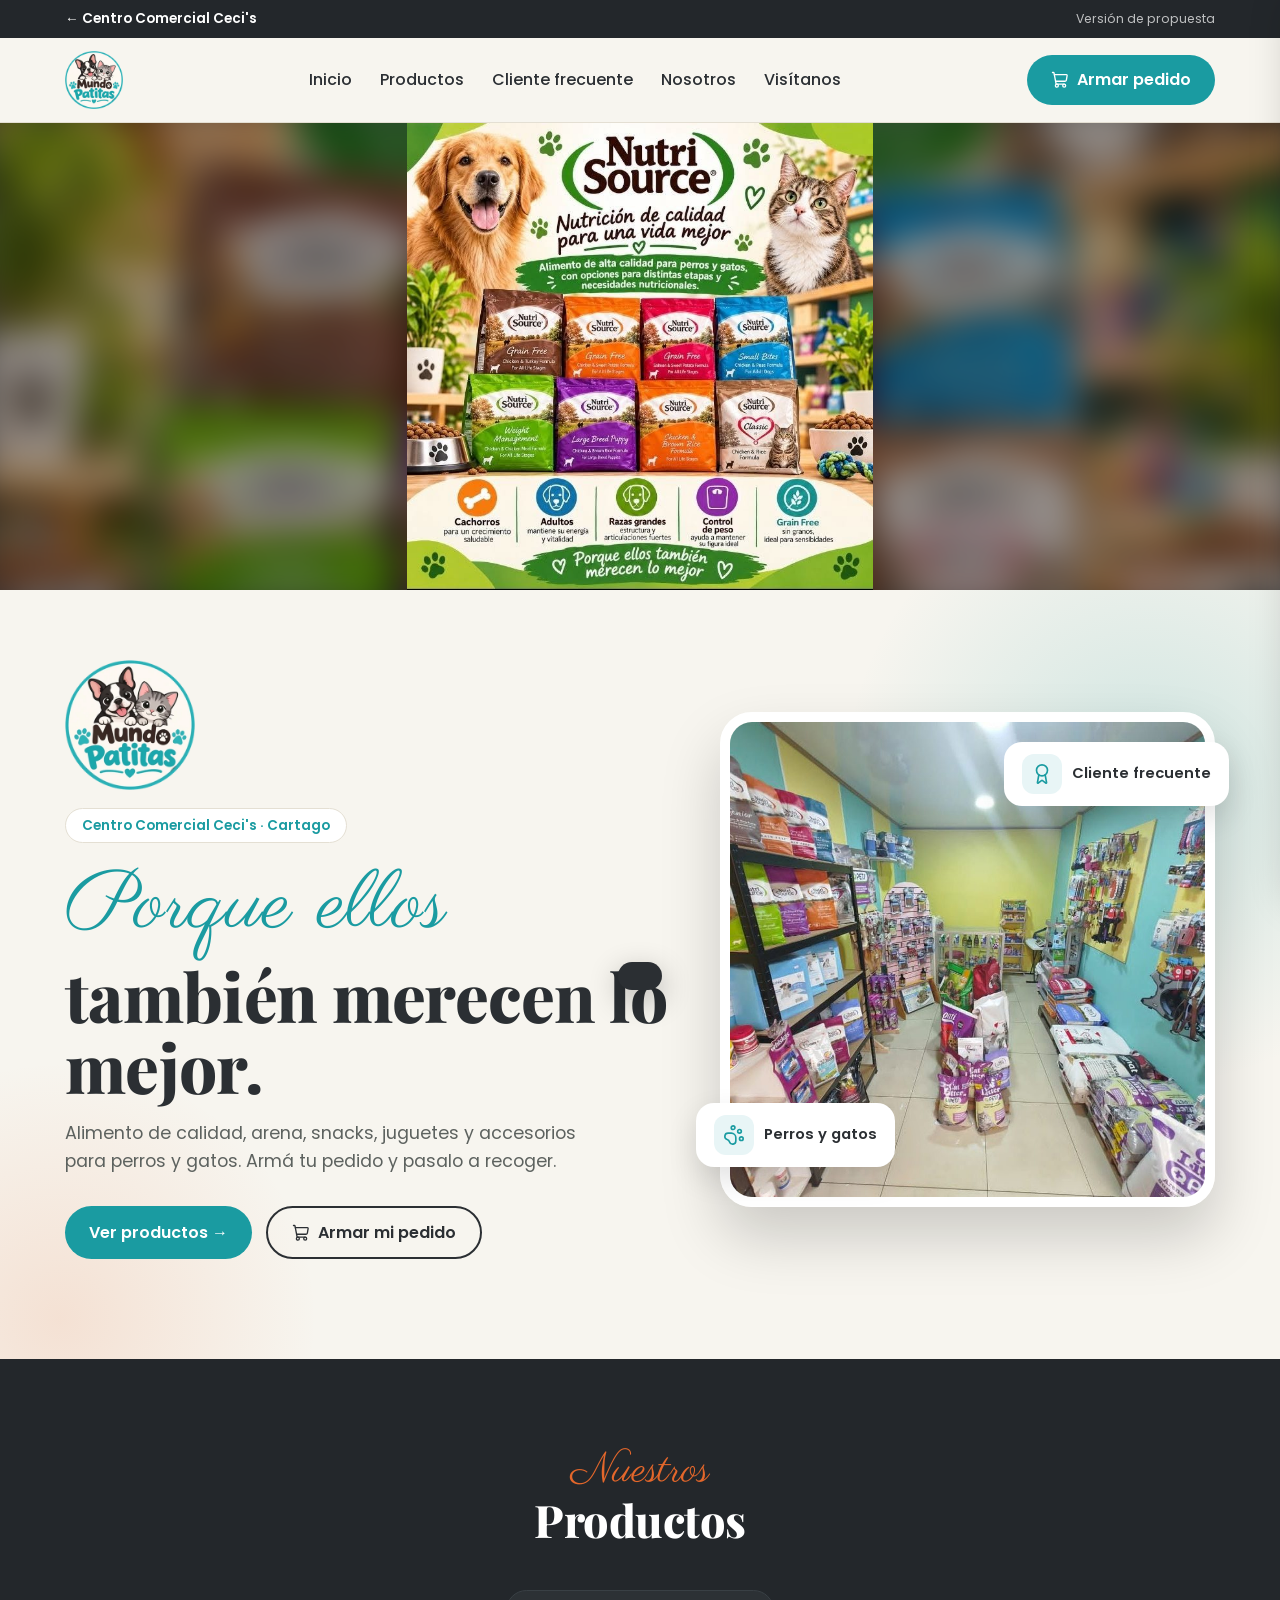
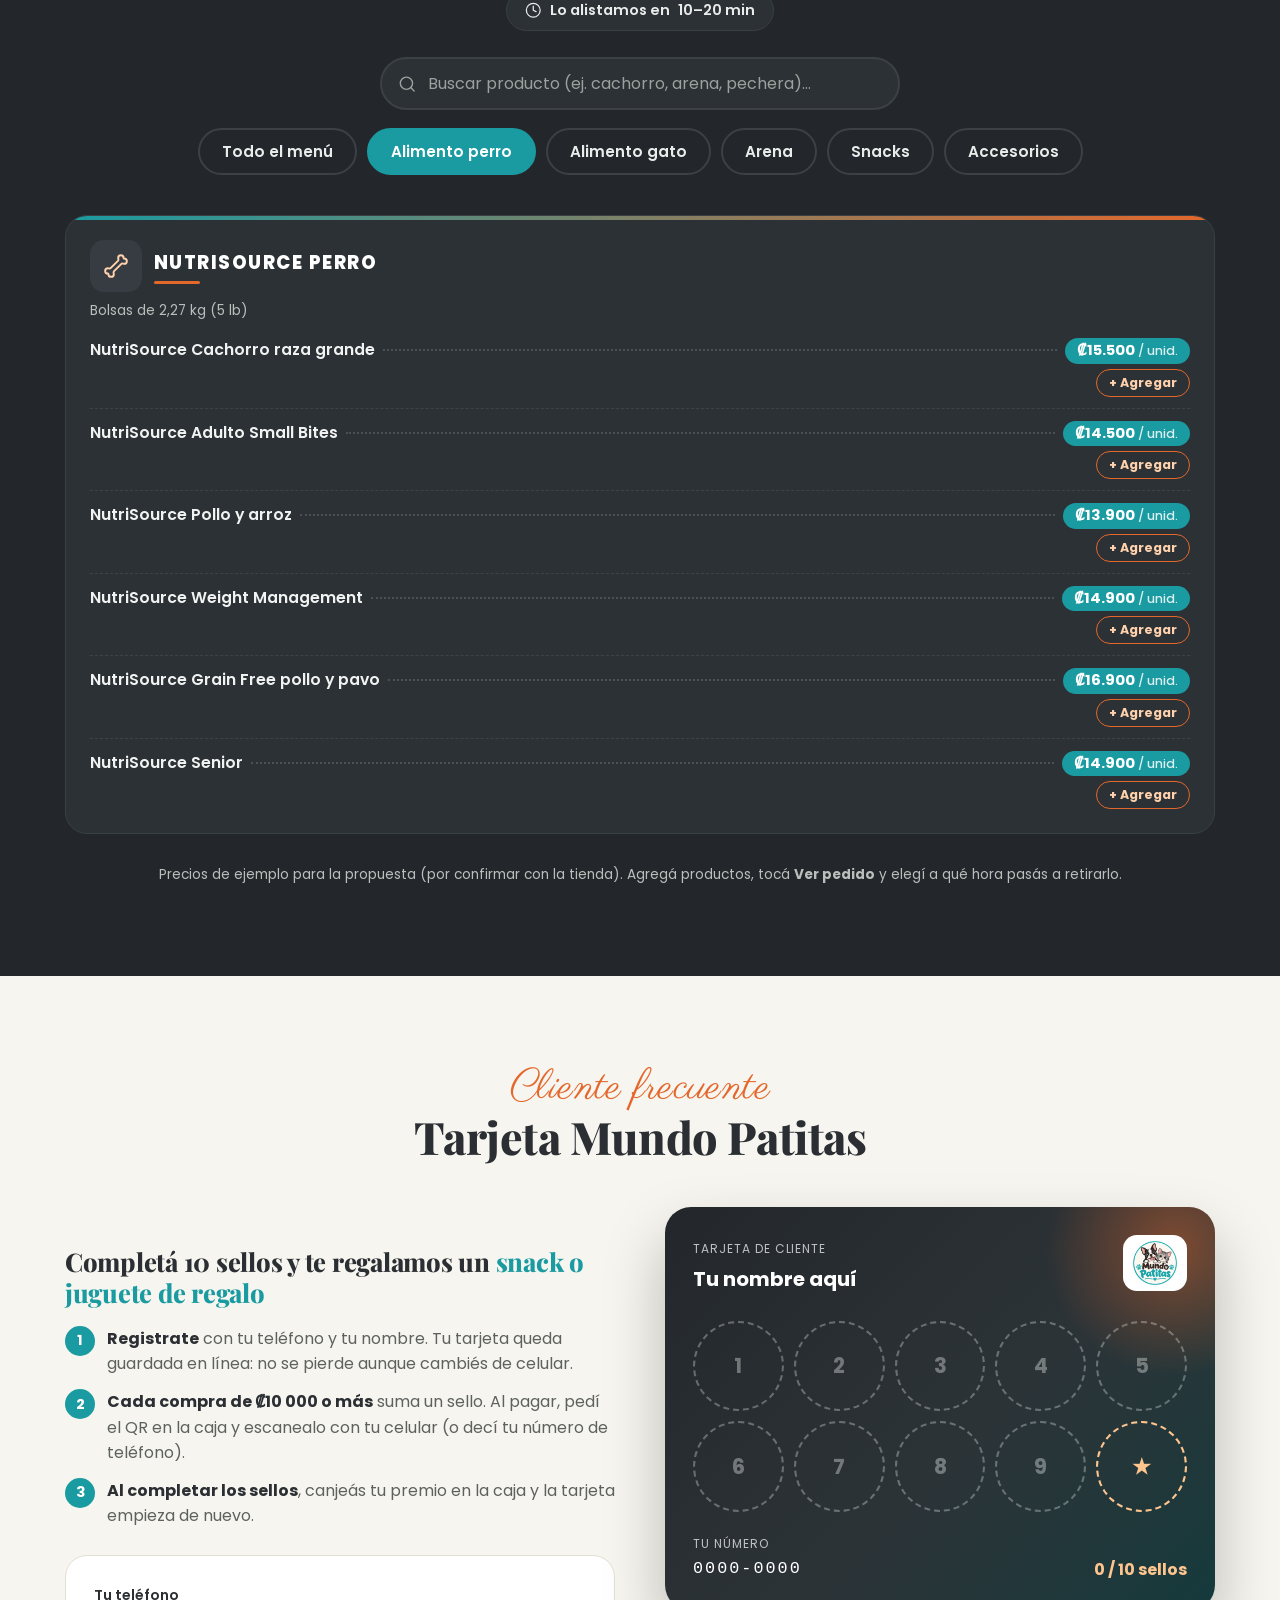
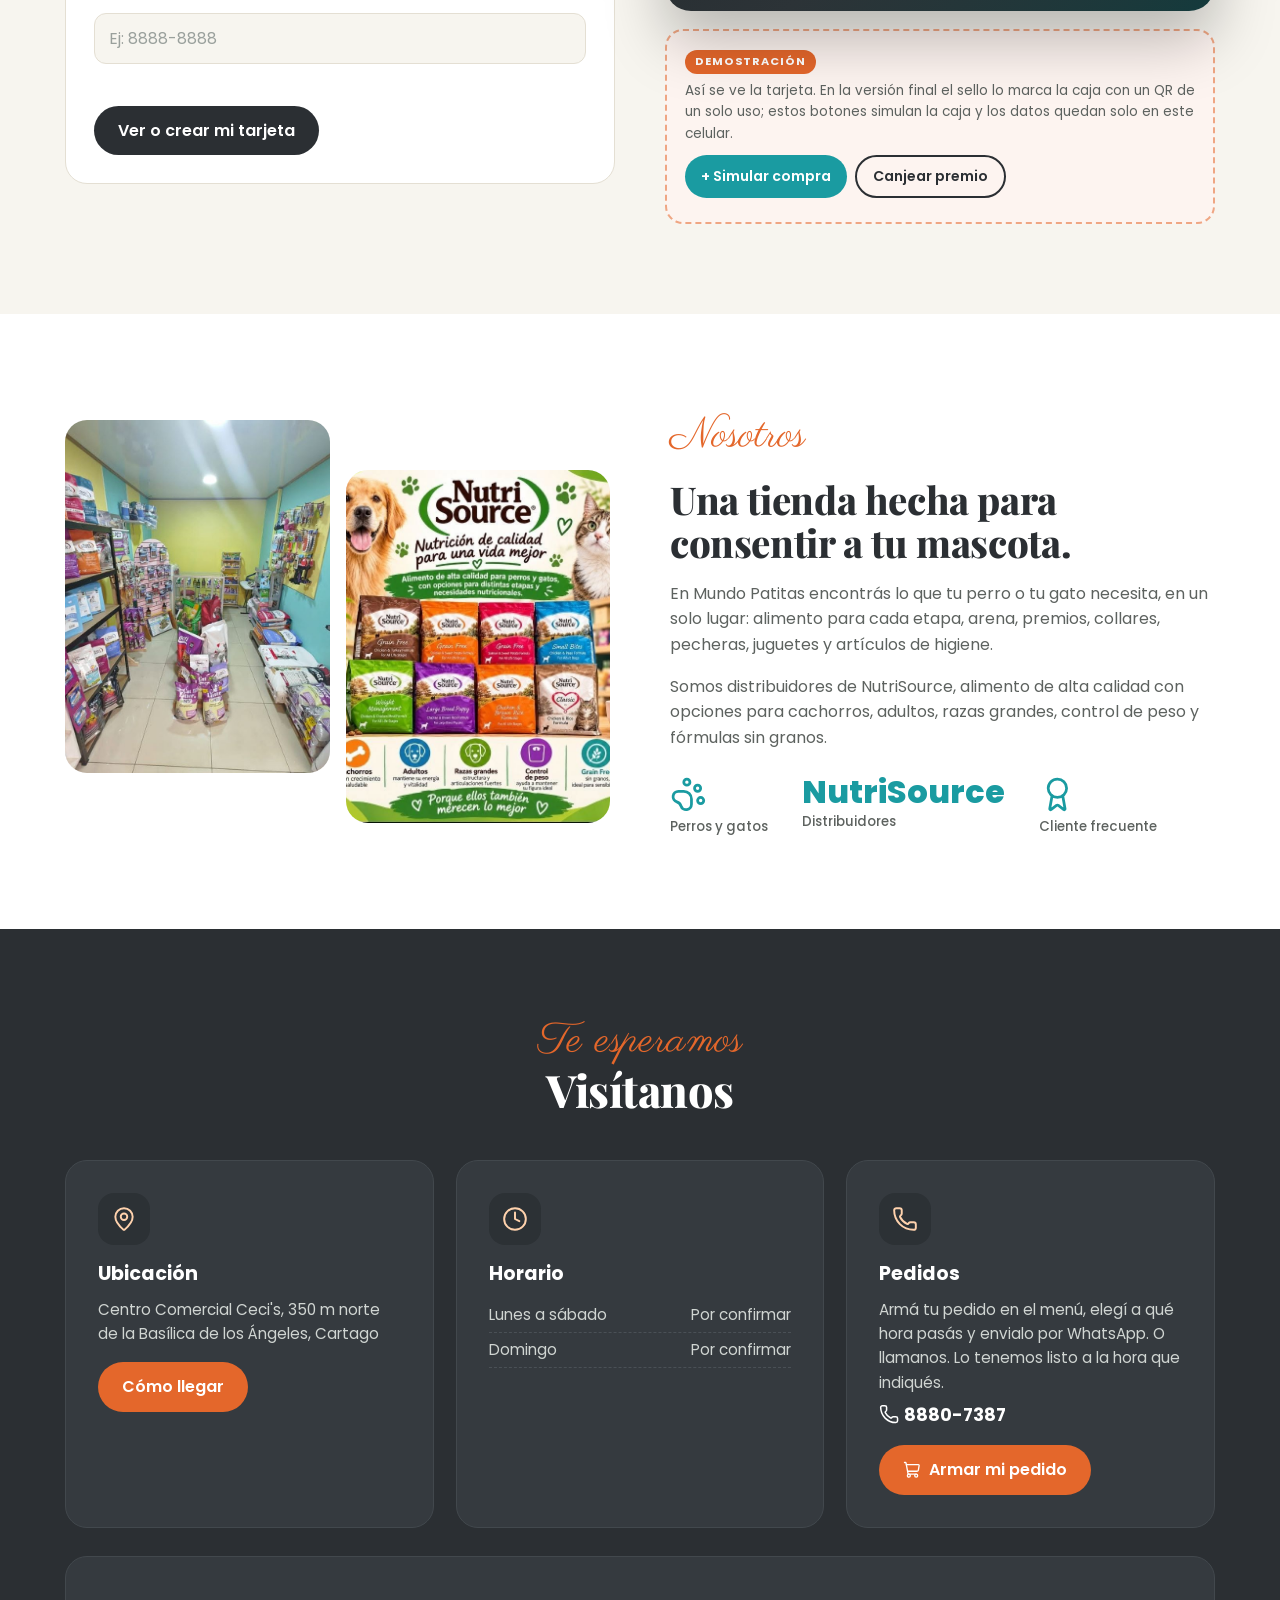
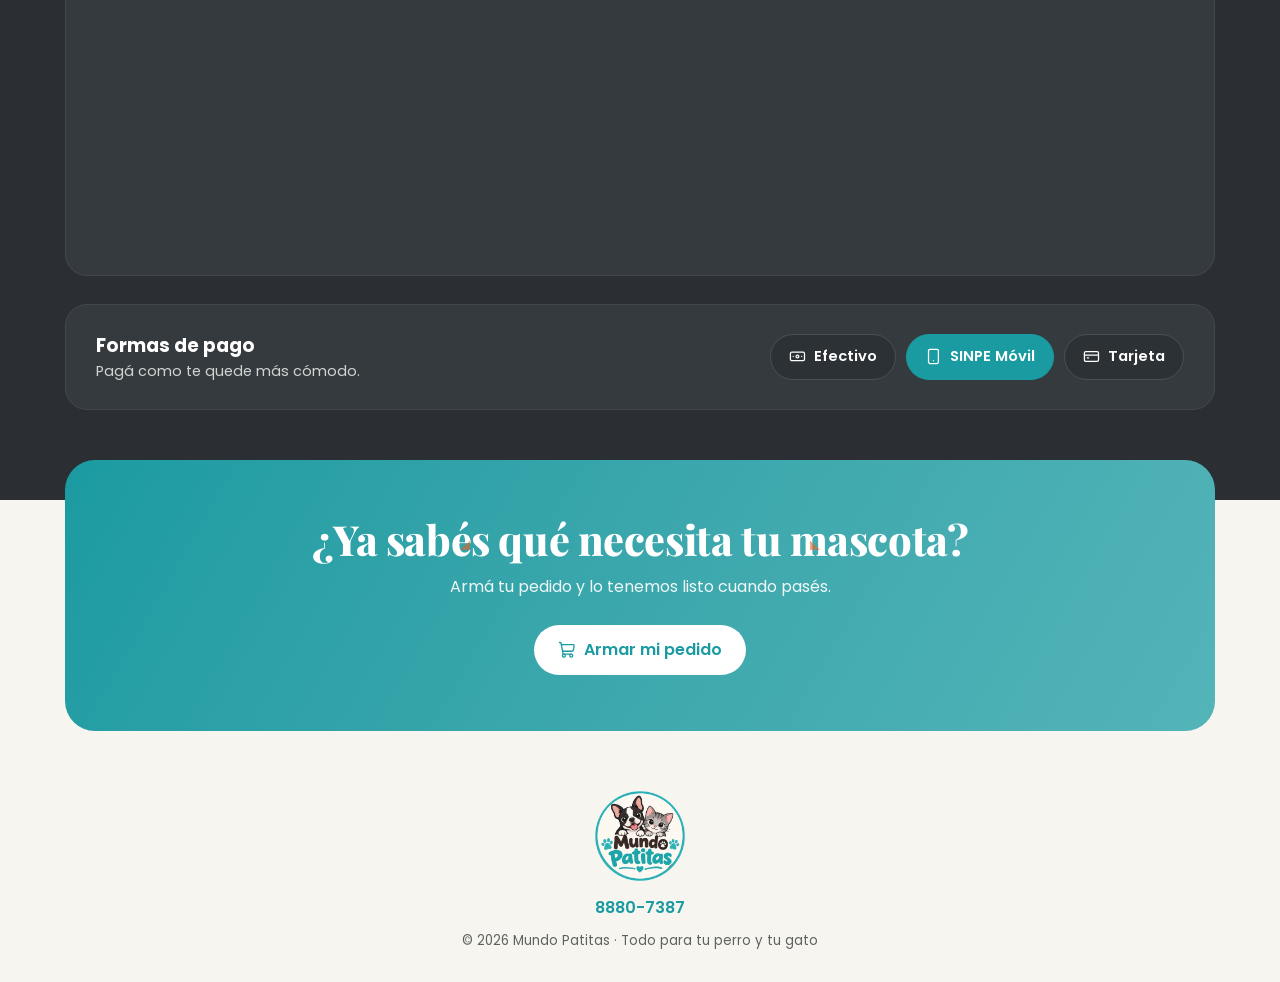
<file: mundo-patitas/index.html>
<!DOCTYPE html>
<html lang="es">
<head>
<meta charset="UTF-8">
<meta name="viewport" content="width=device-width, initial-scale=1.0">
<title>Mundo Patitas | Tienda de mascotas en Centro Comercial Ceci's, Cartago</title>
<meta name="description" content="Alimento NutriSource, arena, snacks, juguetes y accesorios para perros y gatos. Pedí por WhatsApp y sumá sellos con tu tarjeta de cliente frecuente.">
<link rel="icon" href="favicon.png?v=mwp7zkhx">
<meta property="og:title" content="Mundo Patitas · Tienda de mascotas">
<meta property="og:description" content="Alimento de calidad y accesorios para tu mascota, en Centro Comercial Ceci's.">
<meta property="og:image" content="img/portada.jpg">
<link rel="preconnect" href="https://fonts.googleapis.com">
<link rel="preconnect" href="https://fonts.gstatic.com" crossorigin>
<link href="https://fonts.googleapis.com/css2?family=Poppins:wght@400;500;600;700;800&display=swap" rel="stylesheet">
<style>
  :root{
    --primario:#1A9BA1; --primario-osc:#127379; --naranja:#E4672B; --naranja-osc:#C24F17;
    --negro:#2B2F33; --pizarra:#23272B; --gris:#5d625f;
    --crema:#F7F5EF; --blanco:#fff; --borde:#E4DFD3;
  }
  *{box-sizing:border-box;margin:0;padding:0}
  :root{color-scheme:light}
  input,textarea{color:var(--negro);-webkit-text-fill-color:var(--negro)}
  input::placeholder,textarea::placeholder{color:#9aa09c;-webkit-text-fill-color:#9aa09c;opacity:1}
  .carrito{color:var(--negro)}
  html{scroll-behavior:smooth}
  body{font-family:'Poppins',sans-serif;color:var(--negro);background:var(--crema);line-height:1.6}
  img{max-width:100%;display:block}
  a{color:inherit;text-decoration:none}
  .wrap{width:min(1150px,92%);margin:auto}
  @font-face{font-family:'Parisienne';src:url('fonts/Parisienne-Regular.ttf') format('truetype');font-weight:400;font-display:swap}
  .script{font-family:'Parisienne',cursive;font-weight:400;letter-spacing:.01em}
  @font-face{font-family:'Playfair Display';src:url('fonts/PlayfairDisplay.ttf') format('truetype');font-weight:400 900;font-display:swap}
  .hero h1,.titulo h2,.about h2,.cta h2,.lealtad h3{font-family:'Playfair Display',Georgia,serif;font-weight:800;letter-spacing:-.01em}
  .hero h1 .script{font-family:'Parisienne',cursive;font-weight:400;letter-spacing:.01em}

  /* NAV */
  header{position:sticky;top:0;z-index:50;background:rgba(247,245,239,.93);backdrop-filter:blur(10px);border-bottom:1px solid var(--borde)}
  .nav{display:flex;align-items:center;justify-content:space-between;height:84px}
  .nav img{height:58px;width:auto}
  .nav ul{display:flex;gap:28px;list-style:none;font-weight:500}
  .nav ul a:hover{color:var(--primario)}
  .btn{display:inline-flex;align-items:center;gap:8px;background:var(--primario);color:#fff;padding:12px 24px;border-radius:50px;font-weight:600;transition:.25s;border:none;cursor:pointer;font-family:inherit;font-size:1rem}
  .btn:hover{background:var(--primario-osc);transform:translateY(-2px);box-shadow:0 8px 20px color-mix(in srgb,var(--primario) 35%,transparent)}
  .btn.outline{background:transparent;color:var(--negro);border:2px solid var(--negro)}
  .btn.outline:hover{background:var(--negro);color:#fff;box-shadow:none}
  .btn.nar{background:var(--naranja)}
  .btn.nar:hover{background:var(--naranja-osc);box-shadow:0 8px 20px color-mix(in srgb,var(--naranja) 35%,transparent)}
  .menu-toggle{display:none;background:none;border:none;font-size:1.9rem;cursor:pointer;color:var(--negro);line-height:1}

  /* HERO */
  .hero{position:relative;overflow:hidden;padding:70px 0 100px}
  .hero::before{content:"";position:absolute;right:-180px;top:-120px;width:620px;height:620px;border-radius:50%;background:radial-gradient(circle,color-mix(in srgb,var(--primario) 18%,transparent),transparent 70%)}
  .hero::after{content:"";position:absolute;left:-200px;bottom:-220px;width:520px;height:520px;border-radius:50%;background:radial-gradient(circle,color-mix(in srgb,var(--naranja) 14%,transparent),transparent 70%)}
  .hero-grid{display:grid;grid-template-columns:1.1fr .9fr;gap:50px;align-items:center;position:relative;z-index:1}
  .tag{display:inline-block;background:#fff;border:1px solid var(--borde);padding:6px 16px;border-radius:50px;font-size:.85rem;font-weight:600;color:var(--primario)}
  .hero-logo{height:130px;width:auto;margin-bottom:18px}
  .hero h1{font-size:clamp(2.5rem,6vw,4.2rem);line-height:1.05;margin:18px 0;font-weight:800}
  .hero h1 .script{color:var(--primario);font-size:1.2em;display:block;line-height:1.15;margin-bottom:6px}
  .hero p{color:var(--gris);font-size:1.1rem;max-width:520px;margin-bottom:30px}
  .hero-btns{display:flex;gap:14px;flex-wrap:wrap}
  .hero-img{position:relative}
  .hero-img .foto{width:100%;border-radius:32px;aspect-ratio:1;object-fit:cover;box-shadow:0 30px 60px rgba(0,0,0,.18);border:10px solid #fff}
  .badge{position:absolute;white-space:nowrap;background:#fff;border-radius:18px;padding:12px 18px;box-shadow:0 12px 30px rgba(0,0,0,.12);font-weight:600;display:flex;align-items:center;gap:10px;font-size:.92rem}
  .badge.b1{left:-24px;bottom:40px}.badge.b2{right:-14px;top:30px}
  .badge span{display:grid;place-items:center;width:40px;height:40px;border-radius:12px;background:color-mix(in srgb,var(--primario) 10%,#fff);color:var(--primario)}
  .badge span .i{width:22px;height:22px}
  /* ÍCONOS (svg de línea, src/iconos.js) */
  .i{width:1.15em;height:1.15em;vertical-align:-.22em;flex-shrink:0}
  .btn .i{width:1.1em;height:1.1em}

  /* SECCIONES */
  section{padding:90px 0}
  .titulo{text-align:center;margin-bottom:46px}
  .titulo .script{color:var(--naranja);font-size:2.6rem;line-height:1.1}
  .titulo h2{font-size:clamp(2rem,4vw,2.8rem);font-weight:800;line-height:1.1}

  /* MENU (estilo pizarra, como el del local) */
  #menu{background:var(--pizarra);color:#fff;position:relative}
  #menu .titulo h2{color:#fff}
  .tabs{display:flex;gap:10px;justify-content:center;flex-wrap:wrap;margin-bottom:40px}
  .tab{padding:10px 22px;border-radius:50px;border:2px solid #3b4146;background:transparent;color:#e9ecea;font-family:inherit;font-weight:600;cursor:pointer;transition:.2s;font-size:.95rem}
  .tab.active,.tab:hover{background:var(--primario);color:#fff;border-color:var(--primario)}
  .grid-menu{display:grid;grid-template-columns:repeat(auto-fit,minmax(320px,1fr));gap:24px;align-items:start}
  .seccion{background:#2c3135;border:1px solid #394045;border-radius:22px;padding:24px;animation:fade .4s ease;position:relative;overflow:hidden}
  .seccion::before{content:"";position:absolute;inset:0 0 auto 0;height:4px;background:linear-gradient(90deg,var(--primario),var(--naranja))}
  .seccion-head{display:flex;align-items:center;gap:12px;margin-bottom:8px}
  .seccion-head .ico{width:52px;height:52px;border-radius:14px;background:#363c41;display:grid;place-items:center;flex-shrink:0;color:#ffd2ad}
  .seccion-head .ico .i{width:26px;height:26px}
  .seccion h3{font-weight:800;font-size:1.15rem;letter-spacing:.08em;text-transform:uppercase;color:#fff}
  .seccion h3::after{content:"";display:block;width:46px;height:3px;background:var(--naranja);border-radius:3px;margin-top:4px}
  .seccion .sub{color:#b9c0bc;font-size:.85rem;margin:6px 0 4px}
  .plato-row{padding:11px 0;border-bottom:1px dashed #3d4449}
  .plato-row:last-child{border-bottom:none;padding-bottom:0}
  .plato-row .top{display:flex;align-items:baseline;gap:8px}
  .plato-row h4{font-size:.98rem;font-weight:600;color:#f1f3f2}
  .plato-row .dots{flex:1;border-bottom:2px dotted #4a5258;transform:translateY(-4px)}
  .precio{background:var(--primario);color:#fff;font-weight:700;white-space:nowrap;border-radius:50px;padding:1px 12px;font-size:.92rem}
  .plato-row p{color:#b9c0bc;font-size:.86rem;margin-top:2px}
  .plato-row .meta{display:flex;justify-content:space-between;align-items:center;gap:10px;margin-top:5px}
  .extra{font-size:.76rem;font-weight:700;background:#3a4045;color:#ffd2ad;padding:2px 10px;border-radius:50px;border:1px solid #4a5258}
  .pedir{font-size:.8rem;font-weight:600;color:#fff;border-bottom:2px solid var(--naranja);white-space:nowrap;margin-left:auto}
  @keyframes fade{from{opacity:0;transform:translateY(10px)}to{opacity:1;transform:none}}
  .nota{text-align:center;color:#b9c0bc;font-size:.85rem;margin-top:30px}
  .precio small{font-weight:500;opacity:.85;font-size:.78rem}
  .buscar{max-width:520px;margin:0 auto 18px}
  .buscar{position:relative}
  .buscar .i{position:absolute;left:18px;top:50%;transform:translateY(-50%);color:#9aa29e;pointer-events:none}
  .buscar input{width:100%;padding:12px 18px 12px 46px;border-radius:50px;border:2px solid #3b4146;background:#2c3135;color:#fff;-webkit-text-fill-color:#fff;caret-color:#fff;font-family:inherit;font-size:1rem;-webkit-appearance:none;appearance:none}
  .buscar input:focus{outline:none;border-color:var(--primario)}
  .buscar input::placeholder{color:#9aa29e;-webkit-text-fill-color:#9aa29e}
  .buscar input::-webkit-search-cancel-button{filter:invert(1)}
  .buscar-info{scroll-margin-top:110px;text-align:center;color:#b9c0bc;font-size:.88rem;margin:-8px 0 14px;min-height:1px}
  .buscar-info:empty{display:none}
  .buscar-info button{background:none;border:none;color:#ffd2ad;font:inherit;font-weight:600;text-decoration:underline;cursor:pointer;margin-left:6px}
  .sin-res{grid-column:1/-1;text-align:center;color:#b9c0bc;padding:30px 0}

  /* SLIDER DE PROMOCIONES */
  .promos{position:relative;padding:0;overflow:hidden;background:var(--pizarra);aspect-ratio:1920/700;max-height:70vh;width:100%}
  .promos-pista{display:flex;height:100%;transition:transform .6s ease}
  .promo{position:relative;flex:0 0 100%;height:100%;overflow:hidden}
  .promo picture,.promo img{width:100%;height:100%}
  .promo img{object-fit:cover}
  .promo.afiche .fondo{position:absolute;inset:-20px;background:center/cover;filter:blur(18px) brightness(.6)}
  .promo.afiche img{position:relative;object-fit:contain}
  .promo .capa{position:absolute;inset:0;display:flex;align-items:center;background:linear-gradient(90deg,rgba(0,0,0,.72),rgba(0,0,0,.25) 60%,transparent)}
  .promo .capa .wrap{color:#fff;margin:0 auto}
  .promo h2{font-family:'Playfair Display',Georgia,serif;font-size:clamp(1.5rem,4vw,3rem);line-height:1.1;max-width:620px}
  .promo p{max-width:520px;margin:10px 0 18px;opacity:.95;font-size:clamp(.9rem,1.6vw,1.1rem)}
  .promo .btn{background:var(--naranja)}.promo .btn:hover{background:var(--naranja-osc)}
  .promos-flecha{position:absolute;top:50%;transform:translateY(-50%);width:44px;height:44px;border-radius:50%;border:none;background:rgba(255,255,255,.85);color:var(--negro);font-size:1.6rem;line-height:1;cursor:pointer;z-index:2;box-shadow:0 4px 14px rgba(0,0,0,.25)}
  .promos-flecha.ant{left:14px}.promos-flecha.sig{right:14px}
  .promos-puntos{position:absolute;bottom:14px;left:0;right:0;display:flex;justify-content:center;gap:8px;z-index:2}
  .promos-puntos button{width:10px;height:10px;border-radius:50px;border:none;background:rgba(255,255,255,.55);cursor:pointer;padding:0;transition:.3s}
  .promos-puntos button.on{width:28px;background:#fff}
  .promos.uno .promos-flecha,.promos.uno .promos-puntos{display:none}
  @media(max-width:700px){
    .promos{aspect-ratio:1/1;max-height:none}
    .promo .capa{align-items:flex-end;background:linear-gradient(0deg,rgba(0,0,0,.8),rgba(0,0,0,.2) 65%,transparent);padding-bottom:40px}
    .promos-flecha{display:none}
  }

  /* GRANJA */
  #granja{background:#fff}
  .granja-top{display:grid;grid-template-columns:1fr 1.1fr;gap:50px;align-items:center}
  .granja-txt .tag{display:inline-block;margin-bottom:14px}
  .granja-txt p{color:var(--gris);margin-bottom:14px}
  .granja-lema{font-family:'Parisienne',cursive;font-size:1.9rem;color:var(--naranja)!important;line-height:1.2}
  .granja-fotos{display:grid;grid-template-columns:1fr 1fr;gap:14px}
  .granja-fotos img{width:100%;height:100%;aspect-ratio:4/3;object-fit:cover;border-radius:20px}
  .granja-fotos img:nth-child(2){margin-top:34px}.granja-fotos img:nth-child(3){margin-top:-34px}
  .pilares{display:grid;grid-template-columns:repeat(4,1fr);gap:18px;margin:56px 0 0}
  .pilar{background:var(--crema);border:1px solid var(--borde);border-radius:20px;padding:24px}
  .pilar .ic{width:46px;height:46px;border-radius:14px;display:grid;place-items:center;background:color-mix(in srgb,var(--primario) 10%,#fff);color:var(--primario);margin-bottom:12px}
  .pilar .ic .i{width:24px;height:24px}
  .pilar h3{font-size:1.05rem;margin-bottom:6px}
  .pilar p{color:var(--gris);font-size:.9rem}
  .granja-amb{background:var(--pizarra);color:#fff;border-radius:26px;padding:36px}
  .granja-amb h3{font-size:1.3rem;margin-bottom:20px}
  .linea{list-style:none;display:grid;grid-template-columns:repeat(5,1fr);gap:14px;counter-reset:x}
  .linea li{border-top:3px solid var(--naranja);padding-top:12px;font-size:.88rem;color:#d0d5d2}
  .linea b{display:block;font-size:1.15rem;color:#fff;margin-bottom:4px}
  .granja-cumple{margin-top:22px;font-size:.85rem;color:#b9c0bc;border-top:1px dashed #4a5258;padding-top:16px}
  @media(max-width:900px){
    .granja-top{grid-template-columns:1fr;gap:30px}
    .pilares{grid-template-columns:1fr 1fr}
    .linea{grid-template-columns:1fr}
    .granja-amb{padding:26px}
  }
  @media(max-width:520px){.pilares{grid-template-columns:1fr}}

  /* NOSOTROS */
  .about{display:grid;grid-template-columns:1fr 1fr;gap:60px;align-items:center}
  .about.sin-fotos{grid-template-columns:1fr;max-width:820px}.about.sin-fotos .about-img{display:none}
  .about-img{display:grid;grid-template-columns:1fr 1fr;gap:16px}
  .about-img img{border-radius:22px;aspect-ratio:3/4;object-fit:cover}
  .about-img img:nth-child(2){margin-top:50px}
  .about h2{font-size:2.4rem;font-weight:800;line-height:1.1;margin:8px 0 18px}
  .about p{color:var(--gris);margin-bottom:16px}
  .stats{display:flex;gap:34px;margin-top:26px;flex-wrap:wrap}
  .stats b{display:block;font-size:2rem;color:var(--primario);font-weight:800;line-height:1}
  .stats small{color:var(--gris);font-weight:500}

  /* INFO */
  #visitanos{background:var(--negro);color:#fff}
  #visitanos .titulo h2{color:#fff}
  .cards{display:grid;grid-template-columns:repeat(3,1fr);gap:22px}
  .card{background:#353a3f;border-radius:22px;padding:32px;border:1px solid #42484d}
  .card .ic{width:52px;height:52px;border-radius:16px;display:grid;place-items:center;background:#2c3135;color:#ffd2ad;margin-bottom:14px}
  .card .ic .i{width:26px;height:26px}
  .card h3{margin-bottom:8px;font-size:1.2rem}
  .card p,.card li{color:#d0d5d2;font-size:.95rem}
  .card ul{list-style:none}
  .card li{display:flex;justify-content:space-between;gap:10px;border-bottom:1px dashed #4a5056;padding:5px 0}
  .card a.btn{margin-top:16px}
  .tel-link{display:block;font-weight:700;color:#fff;font-size:1.1rem;margin-top:6px}
  .tel-link[href^="mailto"]{font-size:.92rem;overflow-wrap:anywhere}
  .tel-link:hover{color:#ffd2ad}
  .mapa{margin-top:28px;border-radius:22px;overflow:hidden;border:1px solid #42484d;height:320px;background:#353a3f}
  .mapa iframe{width:100%;height:100%;border:0;filter:grayscale(.15)}

  .pagos{margin-top:28px;background:#353a3f;border:1px solid #42484d;border-radius:22px;padding:26px 30px;display:flex;align-items:center;gap:24px;flex-wrap:wrap;justify-content:space-between}
  .pagos h3{font-size:1.15rem}
  .pagos p{color:#d0d5d2;font-size:.9rem}
  .chips{display:flex;gap:10px;flex-wrap:wrap}
  .chip{background:#2c3135;border:1px solid #4a5056;border-radius:50px;padding:10px 18px;font-weight:600;font-size:.92rem;display:flex;gap:8px;align-items:center}
  .chip.sinpe{background:var(--primario);border-color:var(--primario)}
  /* CTA */
  .cta{background:linear-gradient(120deg,var(--primario),color-mix(in srgb,var(--primario) 75%,#fff));color:#fff;border-radius:30px;padding:56px;text-align:center;margin:-40px auto 0;position:relative;overflow:hidden}
  .cta::after{content:"";position:absolute;left:50%;top:-80px;width:340px;height:160px;transform:translateX(-50%);border:10px solid color-mix(in srgb,var(--naranja) 60%,transparent);border-bottom:none;clip-path:polygon(0 100%,50% 0,100% 100%)}
  .cta h2{font-size:clamp(1.8rem,4vw,2.6rem);font-weight:800;line-height:1.1;position:relative}
  .cta p{opacity:.92;margin:12px 0 26px;position:relative}
  .cta .btn{background:#fff;color:var(--primario);position:relative}
  .cta .btn:hover{background:var(--naranja);color:#fff}

  footer{padding:60px 0 30px;text-align:center}
  footer img{height:90px;width:auto;margin:0 auto 14px}
  footer small{color:var(--gris)}
  footer .tels a{font-weight:600;color:var(--primario)}

  .wa-float{position:fixed;right:22px;bottom:22px;width:60px;height:60px;border-radius:50%;background:#25D366;display:grid;place-items:center;box-shadow:0 10px 25px rgba(37,211,102,.45);z-index:60;transition:.2s}
  .wa-float.llamar{background:var(--primario);box-shadow:0 10px 25px color-mix(in srgb,var(--primario) 45%,transparent)}
  .wa-float:hover{transform:scale(1.08)}

  /* TARJETA CLIENTE */
  #tarjeta{background:var(--crema)}
  .lealtad{display:grid;grid-template-columns:1fr 1fr;gap:50px;align-items:center}
  .lealtad h3{font-size:1.6rem;font-weight:800;line-height:1.2;margin-bottom:12px}
  .reglas{list-style:none;margin:18px 0 26px}
  .reglas li{display:flex;gap:12px;align-items:flex-start;margin-bottom:12px;color:var(--gris)}
  .reglas b{color:var(--negro)}
  .reglas .n{flex-shrink:0;width:30px;height:30px;border-radius:50%;background:var(--primario);color:#fff;display:grid;place-items:center;font-weight:700;font-size:.9rem}
  .vcard{position:relative;border-radius:26px;padding:28px;color:#fff;background:linear-gradient(135deg,#23272B 0%,#2c3337 55%,color-mix(in srgb,var(--primario) 30%,#111) 100%);box-shadow:0 30px 60px rgba(0,0,0,.25);overflow:hidden;min-height:320px}
  .vcard::after{content:"";position:absolute;right:-90px;top:-90px;width:260px;height:260px;border-radius:50%;background:radial-gradient(circle,color-mix(in srgb,var(--naranja) 45%,transparent),transparent 70%)}
  .vcard-top{display:flex;justify-content:space-between;align-items:flex-start;position:relative;z-index:1}
  .vcard-logo{background:#fff;border-radius:14px;padding:6px 10px}
  .vcard-logo img{height:44px;width:auto}
  .vcard small{opacity:.7;font-size:.75rem;letter-spacing:.08em;text-transform:uppercase}
  .vcard .nombre{font-size:1.25rem;font-weight:700;margin-top:2px}
  .sellos{display:grid;grid-template-columns:repeat(5,1fr);gap:10px;margin:26px 0 18px;position:relative;z-index:1}
  .sello{aspect-ratio:1;border-radius:50%;border:2px dashed rgba(255,255,255,.3);display:grid;place-items:center;font-size:1.3rem;color:rgba(255,255,255,.35);font-weight:700;transition:.3s}
  .sello.on{background:var(--primario);border:2px solid color-mix(in srgb,var(--primario) 70%,#fff);color:#fff;box-shadow:0 0 18px color-mix(in srgb,var(--primario) 55%,transparent);animation:pop .35s}
  .sello.premio{border-color:#ffc58f;color:#ffc58f}
  .sello.premio.on{background:var(--naranja);border-color:var(--naranja)}
  @keyframes pop{0%{transform:scale(.4)}70%{transform:scale(1.15)}100%{transform:scale(1)}}
  .vcard-bottom{display:flex;justify-content:space-between;align-items:flex-end;position:relative;z-index:1;gap:10px}
  .codigo{font-family:monospace;font-size:1.05rem;letter-spacing:.12em}
  .progreso{font-weight:700;color:#ffc58f}
  .premio-banner{display:none;margin-top:16px;background:var(--naranja);color:#fff;border-radius:14px;padding:12px 16px;font-weight:700;text-align:center;position:relative;z-index:1}
  .premio-banner.show{display:block;animation:pop .4s}
  .acciones{display:flex;gap:10px;flex-wrap:wrap;margin-top:20px}
  .btn.dark{background:var(--negro)}
  .btn.dark:hover{background:#444a50;box-shadow:none}
  .link-sm{background:none;border:none;color:var(--gris);font-family:inherit;font-size:.82rem;text-decoration:underline;cursor:pointer}
  .registro{background:#fff;border:1px solid var(--borde);border-radius:22px;padding:28px}
  .campo{margin-bottom:14px}
  .campo label{display:block;font-weight:600;font-size:.88rem;margin-bottom:6px}
  .campo input{width:100%;padding:12px 14px;border-radius:12px;border:1.5px solid var(--borde);font-family:inherit;font-size:1rem;background:var(--crema)}
  .campo input:focus{outline:none;border-color:var(--primario)}
  .msg{font-size:.88rem;font-weight:600;margin:6px 0 12px;min-height:1.2em}
  .msg.err{color:#c62f2f}.msg.ok{color:#1a8a4b}
  .toast{position:fixed;left:50%;bottom:30px;white-space:nowrap;max-width:94vw;overflow:hidden;text-overflow:ellipsis;transform:translateX(-50%) translateY(120px);background:var(--negro);color:#fff;padding:14px 22px;border-radius:50px;font-weight:600;z-index:120;transition:.35s;box-shadow:0 10px 30px rgba(0,0,0,.3)}
  .toast.show{transform:translateX(-50%) translateY(0)}
  .qr-aviso{display:none;background:color-mix(in srgb,var(--primario) 10%,#fff);border:1.5px solid var(--primario);color:var(--primario-osc);border-radius:16px;padding:14px 18px;font-weight:600;margin-bottom:14px}
  .qr-aviso.show{display:block;animation:pop .35s}
  .qr-aviso.err{background:#fdecec;border-color:#c62f2f;color:#a32424}
  .acepto{display:flex;gap:10px;align-items:flex-start;font-size:.85rem;color:var(--gris);margin:4px 0 12px;cursor:pointer}
  .acepto input{width:18px;height:18px;margin-top:2px;flex-shrink:0;accent-color:var(--primario)}
  .acepto a{color:var(--primario);text-decoration:underline}
  .aviso{display:none;background:var(--crema);border:1px solid var(--borde);border-radius:14px;padding:14px 16px;font-size:.8rem;color:var(--gris);margin-bottom:12px;max-height:260px;overflow:auto}
  .aviso.show{display:block}.aviso p{margin-top:6px}.aviso b{color:var(--negro)}

  /* CARRITO */
  .add-btns{display:flex;gap:6px;margin-left:auto;flex-wrap:wrap;justify-content:flex-end}
  .add{font-family:inherit;font-size:.78rem;font-weight:700;border:1.5px solid var(--naranja);background:transparent;color:#ffd2ad;border-radius:50px;padding:4px 12px;cursor:pointer;transition:.2s;white-space:nowrap}
  .add:hover,.add.ok{background:var(--naranja);color:#fff}
  .car-fab{position:fixed;right:22px;bottom:22px;z-index:61;background:var(--naranja);color:#fff;border:none;border-radius:50px;padding:14px 20px;font-family:inherit;font-weight:700;font-size:.95rem;display:none;align-items:center;gap:10px;cursor:pointer;box-shadow:0 10px 25px color-mix(in srgb,var(--naranja) 45%,transparent);transition:.2s}
  .car-fab.show{display:flex;animation:pop .35s}
  .car-fab:hover{background:var(--naranja-osc)}
  .car-fab .cnt{background:#fff;color:var(--naranja);border-radius:50px;min-width:24px;height:24px;display:grid;place-items:center;font-size:.8rem;padding:0 6px}
  .car-overlay{position:fixed;inset:0;background:rgba(0,0,0,.5);z-index:90;opacity:0;pointer-events:none;transition:.25s}
  .car-overlay.show{opacity:1;pointer-events:auto}
  .carrito{position:fixed;top:0;right:0;height:100%;width:min(420px,100%);background:#fff;z-index:91;transform:translateX(105%);transition:.3s;display:flex;flex-direction:column;box-shadow:-10px 0 40px rgba(0,0,0,.2)}
  .carrito.show{transform:none}
  .car-head{display:flex;justify-content:space-between;align-items:center;padding:20px 22px;border-bottom:1px solid var(--borde)}
  .car-head h3{font-size:1.25rem;font-weight:800}
  .car-x{background:var(--crema);border:none;width:38px;height:38px;border-radius:50%;font-size:1.3rem;cursor:pointer;color:var(--negro)}
  .car-body{flex:1 0 auto;padding:12px 22px}
  .carrito{overflow-y:auto;overscroll-behavior:contain}
  .car-item{display:flex;align-items:center;gap:12px;padding:12px 0;border-bottom:1px dashed var(--borde)}
  .car-item .info{flex:1;min-width:0}
  .car-item b{display:block;font-size:.95rem;line-height:1.3}
  .car-item small{color:var(--gris)}
  .qty{display:flex;align-items:center;gap:6px}
  .qty button{width:30px;height:30px;border-radius:50%;border:1.5px solid var(--borde);background:var(--crema);font-size:1rem;font-weight:700;cursor:pointer;color:var(--negro)}
  .qty button:hover{border-color:var(--primario);color:var(--primario)}
  .qty span{min-width:20px;text-align:center;font-weight:700;white-space:nowrap}
  .car-item .sub{font-weight:700;color:var(--primario);min-width:70px;text-align:right}
  .car-vacio{text-align:center;color:var(--gris);padding:50px 10px}
  .car-vacio div{margin-bottom:8px;color:var(--borde)}.car-vacio .i{width:56px;height:56px}
  .car-foot{border-top:1px solid var(--borde);padding:18px 22px 22px;background:var(--crema)}
  .car-total{display:flex;justify-content:space-between;font-size:1.15rem;font-weight:800;margin-bottom:14px}
  .car-total span:last-child{color:var(--primario)}
  .car-foot .btn{width:100%;justify-content:center}
  .car-foot .campo label{font-size:.9rem}
  .car-foot textarea{width:100%;padding:12px 14px;border-radius:12px;border:1.5px solid var(--borde);font-family:inherit;font-size:.95rem;background:#fff;resize:vertical;min-height:64px}
  .car-foot .campo input{background:#fff}
  .car-foot textarea:focus{outline:none;border-color:var(--primario)}
  .car-links{display:flex;justify-content:space-between;margin-top:10px}
  .car-nota{font-size:.78rem;color:var(--gris);text-align:center;margin-top:10px}
  .prep{display:flex;gap:10px;align-items:center;background:color-mix(in srgb,var(--primario) 10%,#fff);border:1px solid color-mix(in srgb,var(--primario) 22%,#fff);color:var(--primario-osc);border-radius:12px;padding:10px 14px;font-size:.86rem;font-weight:600;margin-bottom:14px}
  .retiro{display:grid;grid-template-columns:1fr 1fr;gap:8px}
  .retiro button{font-family:inherit;font-size:.9rem;font-weight:600;border:1.5px solid var(--borde);background:#fff;color:var(--negro);border-radius:12px;padding:10px 8px;cursor:pointer;transition:.15s}
  .retiro button small{display:block;font-weight:500;color:var(--gris);font-size:.75rem}
  .retiro button.sel{border-color:var(--primario);background:color-mix(in srgb,var(--primario) 10%,#fff);color:var(--primario-osc)}
  .retiro button.sel small{color:var(--primario-osc)}
  .nota-prep{display:inline-flex;gap:8px;align-items:center;background:#2c3135;border:1px solid #394045;border-radius:50px;padding:8px 18px;color:#e9ecea;font-weight:600;font-size:.9rem;margin-bottom:26px}

  @media(max-width:900px){
    .lealtad,.hero-grid,.about{grid-template-columns:1fr}
    .hero{padding:36px 0 70px}
    .hero-logo{height:96px}
    .hero-img{max-width:340px;width:85%;margin:30px auto 0}
    .badge{font-size:.8rem;padding:8px 12px;border-radius:14px}
    .badge span{width:32px;height:32px}
    .badge.b1{left:-14px;bottom:18px}
    .badge.b2{right:-14px;top:14px}
    .hero-btns .btn{flex:1;justify-content:center;min-width:220px}
    .cards{grid-template-columns:1fr}
    .nav ul{position:absolute;top:84px;left:0;right:0;flex-direction:column;background:var(--crema);padding:20px 6%;gap:16px;border-bottom:1px solid var(--borde);display:none}
    .nav ul.open{display:flex}
    .menu-toggle{display:block}
    .nav .btn{display:none}
    .cta{padding:40px 24px}
  }
  @media(max-width:420px){.grid-menu{grid-template-columns:1fr}.seccion{padding:18px}}
  .barra-volver{background:var(--pizarra);color:#fff;font-size:.85rem}
  .barra-volver .wrap{display:flex;justify-content:space-between;align-items:center;gap:12px;min-height:38px}
  .barra-volver a{font-weight:600;color:#fff}.barra-volver a:hover{color:var(--naranja)}
  .barra-volver span{opacity:.7;font-size:.78rem}
  .demo-caja{margin-top:18px;border:2px dashed color-mix(in srgb,var(--naranja) 55%,transparent);background:color-mix(in srgb,var(--naranja) 7%,#fff);border-radius:18px;padding:16px 18px}
  .demo-caja b{display:inline-block;background:var(--naranja);color:#fff;font-size:.7rem;letter-spacing:.08em;padding:3px 10px;border-radius:50px;margin-bottom:6px}
  .demo-caja p{font-size:.85rem;color:var(--gris);margin-bottom:10px}
  .demo-caja .fila{display:flex;gap:8px;flex-wrap:wrap}
  .demo-caja .btn{padding:9px 16px;font-size:.88rem}
</style>
</head>
<body>
<div class="barra-volver"><div class="wrap"><a href="../">← Centro Comercial Ceci's</a><!--@demo--><span>Versión de propuesta</span><!--/@demo--></div></div>

<header>
  <nav class="nav wrap">
    <a href="#inicio"><img src="logo.png?v=mwp7zkhx" alt="Mundo Patitas"></a>
    <ul id="links">
      <li><a href="#inicio">Inicio</a></li>
      <li><a href="#menu">Productos</a></li>
      <li><a href="#tarjeta">Cliente frecuente</a></li>
      <li><a href="#nosotros">Nosotros</a></li>
      <li><a href="#visitanos">Visítanos</a></li>
    </ul>
    <a class="btn" href="#menu" data-armar><svg class="i" viewBox="0 0 24 24" width="24" height="24" fill="none" stroke="currentColor" stroke-width="1.8" stroke-linecap="round" stroke-linejoin="round" aria-hidden="true"><path d="m2.05 2.05 1.099-.028a1 1 0 0 1 1.008.815l2.69 14.347A1 1 0 0 0 7.83 18H18" /> <path d="M4.563 5h16.435a1 1 0 0 1 .981 1.204l-1.026 6.226A2 2 0 0 1 18.962 14H6.25" /> <circle cx="18" cy="20" r="2" /> <circle cx="8" cy="20" r="2" /></svg> Armar pedido</a>
    <button class="menu-toggle" aria-label="Abrir menú" onclick="document.getElementById('links').classList.toggle('open')">☰</button>
  </nav>
</header>

<!-- SLIDER DE PROMOCIONES (datos en PROMOS de negocio.js) -->
<section class="promos" id="promos" aria-roledescription="carrusel" aria-label="Promociones" hidden>
  <div class="promos-pista" id="promosPista"></div>
  <button class="promos-flecha ant" id="promosAnt" aria-label="Promoción anterior">‹</button>
  <button class="promos-flecha sig" id="promosSig" aria-label="Promoción siguiente">›</button>
  <div class="promos-puntos" id="promosPuntos"></div>
</section>

<!-- HERO -->
<section class="hero" id="inicio">
  <div class="wrap hero-grid">
    <div>
      <img class="hero-logo" src="logo.png?v=mwp7zkhx" alt="Mundo Patitas – Todo para tu perro y tu gato">
      <span class="tag">Centro Comercial Ceci's · Cartago</span>
      <h1><span class="script">Porque ellos</span> también merecen lo mejor.</h1>
      <p>Alimento de calidad, arena, snacks, juguetes y accesorios para perros y gatos. Armá tu pedido y pasalo a recoger.</p>
      <div class="hero-btns">
        <a href="#menu" class="btn">Ver productos →</a>
        <a href="#menu" class="btn outline" data-armar><svg class="i" viewBox="0 0 24 24" width="24" height="24" fill="none" stroke="currentColor" stroke-width="1.8" stroke-linecap="round" stroke-linejoin="round" aria-hidden="true"><path d="m2.05 2.05 1.099-.028a1 1 0 0 1 1.008.815l2.69 14.347A1 1 0 0 0 7.83 18H18" /> <path d="M4.563 5h16.435a1 1 0 0 1 .981 1.204l-1.026 6.226A2 2 0 0 1 18.962 14H6.25" /> <circle cx="18" cy="20" r="2" /> <circle cx="8" cy="20" r="2" /></svg> Armar mi pedido</a>
      </div>
    </div>
    <div class="hero-img">
      <img class="foto" src="img/portada.jpg" alt="Interior de la tienda Mundo Patitas">
<div class="badge b1"><span><svg class="i" viewBox="0 0 24 24" width="24" height="24" fill="none" stroke="currentColor" stroke-width="1.8" stroke-linecap="round" stroke-linejoin="round" aria-hidden="true"><circle cx="11" cy="4" r="2" /> <circle cx="18" cy="8" r="2" /> <circle cx="20" cy="16" r="2" /> <path d="M9 10a5 5 0 0 1 5 5v3.5a3.5 3.5 0 0 1-6.84 1.045Q6.52 17.48 4.46 16.84A3.5 3.5 0 0 1 5.5 10Z" /></svg></span> Perros y gatos</div>
      <div class="badge b2"><span><svg class="i" viewBox="0 0 24 24" width="24" height="24" fill="none" stroke="currentColor" stroke-width="1.8" stroke-linecap="round" stroke-linejoin="round" aria-hidden="true"><path d="m15.477 12.89 1.515 8.526a.5.5 0 0 1-.81.47l-3.58-2.687a1 1 0 0 0-1.197 0l-3.586 2.686a.5.5 0 0 1-.81-.469l1.514-8.526" /> <circle cx="12" cy="8" r="6" /></svg></span> Cliente frecuente</div>
    </div>
  </div>
</section>

<!-- MENÚ -->
<section id="menu">
  <div class="wrap">
    <div class="titulo">
      <span class="script" id="menuScript">Nuestro</span>
      <h2 id="menuTitulo">Menú</h2>
    </div>
    <div style="text-align:center"><span class="nota-prep"><svg class="i" viewBox="0 0 24 24" width="24" height="24" fill="none" stroke="currentColor" stroke-width="1.8" stroke-linecap="round" stroke-linejoin="round" aria-hidden="true"><circle cx="12" cy="12" r="10" /> <path d="M12 6v6l4 2" /></svg> <span id="menuPrep">Todo se prepara al momento · tiempo aprox.</span> <span class="tPrep"></span></span></div>
    <form class="buscar" id="buscarForm" role="search" action="#menu"><svg class="i" viewBox="0 0 24 24" width="24" height="24" fill="none" stroke="currentColor" stroke-width="1.8" stroke-linecap="round" stroke-linejoin="round" aria-hidden="true"><path d="m21 21-4.34-4.34" /> <circle cx="11" cy="11" r="8" /></svg><input type="search" id="buscar" enterkeyhint="search" autocomplete="off" autocorrect="off" autocapitalize="off" spellcheck="false" placeholder="Buscar producto (ej. cachorro, arena, pechera)…" aria-label="Buscar producto"></form>
    <p class="buscar-info" id="buscarInfo" aria-live="polite"></p>
    <div class="tabs" id="tabs"></div>
    <div class="grid-menu" id="grid"></div>
    <p class="nota" id="menuNota">Agregá productos, tocá <b>Ver pedido</b> y elegí a qué hora pasás a retirarlo · Precios en colones, sujetos a cambio.</p>
  </div>
</section>




<!-- TARJETA VIRTUAL DE CLIENTE (Firebase) -->
<section id="tarjeta">
  <div class="wrap">
    <div class="titulo">
      <span class="script">Cliente frecuente</span>
      <h2>Tarjeta Mundo Patitas</h2>
    </div>
    <div class="lealtad">
      <div>
        <h3>Completá <span id="reglaMeta">10</span> sellos y te regalamos un <span style="color:var(--primario)" id="reglaPremio">snack o juguete de regalo</span></h3>
        <ul class="reglas">
          <li><span class="n">1</span><div><b>Registrate</b> con tu teléfono y tu nombre. Tu tarjeta queda guardada en línea: no se pierde aunque cambiés de celular.</div></li>
          <li><span class="n">2</span><div><b>Cada compra de <span id="reglaMonto">₡10.000</span> o más</b> suma un sello. <span id="reglaComo">Al pagar, pedí el QR en la caja y escanealo con tu celular (o decí tu número de teléfono).</span></div></li>
          <li><span class="n">3</span><div><b>Al completar los sellos</b>, canjeás tu premio en la caja y la tarjeta empieza de nuevo.</div></li>
        </ul>
        <div class="qr-aviso" id="qrAviso"></div>
        <div class="registro" id="pasoConsulta">
          <div class="campo"><label for="cTel">Tu teléfono</label><input id="cTel" placeholder="Ej: 8888-8888" inputmode="tel" autocomplete="tel"></div>
          <div id="pasoNombre" style="display:none">
            <div class="campo"><label for="cNombreInput">Nombre completo</label><input id="cNombreInput" placeholder="Ej: María Rodríguez" autocomplete="name"></div>
            <label class="acepto"><input type="checkbox" id="cAcepto"> <span>Acepto que Mundo Patitas guarde mi nombre y teléfono para el programa de cliente frecuente, según el <a href="#" id="verAviso">aviso de privacidad</a>.</span></label>
            <div class="aviso" id="aviso">
              <b>Aviso de privacidad — Tarjeta Mundo Patitas</b>
              <p><b>Responsable:</b> Mundo Patitas, Centro Comercial Ceci's, 350 m norte de la Basílica de los Ángeles, Cartago (teléfonos 8880-7387). Soporte técnico: ISCR Tech (iscrtech.com).</p>
              <p><b>Datos que guardamos:</b> tu nombre, tu número de teléfono, tus sellos, premios canjeados y la fecha y monto de las compras registradas en caja.</p>
              <p><b>Para qué:</b> únicamente para administrar el programa de cliente frecuente. No vendemos ni compartimos tus datos con terceros ni los usamos para publicidad.</p>
              <p><b>Dónde se guardan:</b> en la base de datos de Google Firebase, protegida con reglas de seguridad. Solo el personal autorizado de Mundo Patitas puede ver la lista de clientes.</p>
              <p><b>Tus derechos:</b> podés pedir ver, corregir o eliminar tus datos cuando quieras, llamando al 8880-7387 o pidiéndolo en la caja. Respondemos en un plazo máximo de 5 días hábiles.</p>
              <p>Ley N.° 8968 de Protección de la Persona frente al Tratamiento de sus Datos Personales.</p>
            </div>
            <button class="btn" id="btnCrear" style="margin-bottom:10px">Crear mi tarjeta</button>
          </div>
          <div class="msg" id="cMsg"></div>
          <button class="btn dark" id="btnConsultar">Ver o crear mi tarjeta</button>
        </div>
      </div>

      <div>
        <div class="vcard" id="vcard">
          <div class="vcard-top">
            <div>
              <small>Tarjeta de cliente</small>
              <div class="nombre" id="cNombre">Tu nombre aquí</div>
            </div>
            <div class="vcard-logo"><img src="logo.png?v=mwp7zkhx" alt="Mundo Patitas"></div>
          </div>
          <div class="sellos" id="sellos"></div>
          <div class="vcard-bottom">
            <div><small>Tu número</small><div class="codigo" id="cCodigo">0000-0000</div></div>
            <div class="progreso" id="cProg">0 / 10 sellos</div>
          </div>
          <div class="premio-banner" id="premio">¡Ganaste tu premio! Pedilo en la caja.</div>
        </div>
        <div class="acciones" id="acciones" style="display:none;align-items:center;justify-content:space-between">
          <small id="canjes" style="color:var(--gris)"></small>
          <button class="link-sm" id="btnSalir">Usar otro número</button>
        </div>
<!--@demo-->        <div class="demo-caja">
          <b>DEMOSTRACIÓN</b>
          <p>Así se ve la tarjeta. En la versión final el sello lo marca la caja con un QR de un solo uso; estos botones simulan la caja y los datos quedan solo en este celular.</p>
          <div class="fila"><button class="btn" id="demoSello">+ Simular compra</button><button class="btn outline" id="demoCanje">Canjear premio</button></div>
          <p id="demoMsg" style="margin:8px 0 0;color:var(--naranja-osc)"></p>
        </div>
        <script type="module">
          import { demoSello, demoCanje } from "./firebase-demo.js";
          const meta = 10, m = document.getElementById("demoMsg");
          document.getElementById("demoSello").onclick = () => m.textContent = demoSello(meta);
          document.getElementById("demoCanje").onclick = () => m.textContent = demoCanje(meta);
        </script>
<!--/@demo-->
      </div>
    </div>
  </div>
</section>

<div class="toast" id="toast"></div>

<!-- NOSOTROS -->
<section id="nosotros" style="background:#fff">
  <div class="wrap about">
    <div class="about-img">
      <img src="img/tienda.jpg" alt="Estantes de alimento y accesorios">
      <img src="img/nutrisource.jpg" alt="Línea de alimento NutriSource">
    </div>
    <div>
      <span class="script" style="color:var(--naranja);font-size:2.6rem">Nosotros</span>
      <h2>Una tienda hecha para consentir a tu mascota.</h2>
      <p>En Mundo Patitas encontrás lo que tu perro o tu gato necesita, en un solo lugar: alimento para cada etapa, arena, premios, collares, pecheras, juguetes y artículos de higiene.</p>
      <p>Somos distribuidores de NutriSource, alimento de alta calidad con opciones para cachorros, adultos, razas grandes, control de peso y fórmulas sin granos.</p>
      <div class="stats">
        <div><b><svg class="i" viewBox="0 0 24 24" width="24" height="24" fill="none" stroke="currentColor" stroke-width="1.8" stroke-linecap="round" stroke-linejoin="round" aria-hidden="true"><circle cx="11" cy="4" r="2" /> <circle cx="18" cy="8" r="2" /> <circle cx="20" cy="16" r="2" /> <path d="M9 10a5 5 0 0 1 5 5v3.5a3.5 3.5 0 0 1-6.84 1.045Q6.52 17.48 4.46 16.84A3.5 3.5 0 0 1 5.5 10Z" /></svg></b><small>Perros y gatos</small></div>
        <div><b>NutriSource</b><small>Distribuidores</small></div>
        <div><b><svg class="i" viewBox="0 0 24 24" width="24" height="24" fill="none" stroke="currentColor" stroke-width="1.8" stroke-linecap="round" stroke-linejoin="round" aria-hidden="true"><path d="m15.477 12.89 1.515 8.526a.5.5 0 0 1-.81.47l-3.58-2.687a1 1 0 0 0-1.197 0l-3.586 2.686a.5.5 0 0 1-.81-.469l1.514-8.526" /> <circle cx="12" cy="8" r="6" /></svg></b><small>Cliente frecuente</small></div>
      </div>
    </div>
  </div>
</section>

<!-- VISÍTANOS -->
<section id="visitanos">
  <div class="wrap">
    <div class="titulo">
      <span class="script">Te esperamos</span>
      <h2>Visítanos</h2>
    </div>
    <div class="cards">
      <div class="card">
        <div class="ic"><svg class="i" viewBox="0 0 24 24" width="24" height="24" fill="none" stroke="currentColor" stroke-width="1.8" stroke-linecap="round" stroke-linejoin="round" aria-hidden="true"><path d="M20 10c0 4.993-5.539 10.193-7.399 11.799a1 1 0 0 1-1.202 0C9.539 20.193 4 14.993 4 10a8 8 0 0 1 16 0" /> <circle cx="12" cy="10" r="3" /></svg></div>
        <h3>Ubicación</h3>
        <p id="direccion"></p>
        <a class="btn nar" id="maps" href="#" target="_blank" rel="noopener">Cómo llegar</a>
      </div>
      <div class="card">
        <div class="ic"><svg class="i" viewBox="0 0 24 24" width="24" height="24" fill="none" stroke="currentColor" stroke-width="1.8" stroke-linecap="round" stroke-linejoin="round" aria-hidden="true"><circle cx="12" cy="12" r="10" /> <path d="M12 6v6l4 2" /></svg></div>
        <h3>Horario</h3>
        <ul id="horario"></ul>
      </div>
      <div class="card">
        <div class="ic"><svg class="i" viewBox="0 0 24 24" width="24" height="24" fill="none" stroke="currentColor" stroke-width="1.8" stroke-linecap="round" stroke-linejoin="round" aria-hidden="true"><path d="M13.832 16.568a1 1 0 0 0 1.213-.303l.355-.465A2 2 0 0 1 17 15h3a2 2 0 0 1 2 2v3a2 2 0 0 1-2 2A18 18 0 0 1 2 4a2 2 0 0 1 2-2h3a2 2 0 0 1 2 2v3a2 2 0 0 1-.8 1.6l-.468.351a1 1 0 0 0-.292 1.233 14 14 0 0 0 6.392 6.384" /></svg></div>
        <h3>Pedidos</h3>
        <p>Armá tu pedido en el menú, elegí a qué hora pasás y envialo por WhatsApp. O llamanos. Lo tenemos listo a la hora que indiqués.</p>
        <div id="telefonos"></div>
        <a class="btn nar" href="#menu" data-armar><svg class="i" viewBox="0 0 24 24" width="24" height="24" fill="none" stroke="currentColor" stroke-width="1.8" stroke-linecap="round" stroke-linejoin="round" aria-hidden="true"><path d="m2.05 2.05 1.099-.028a1 1 0 0 1 1.008.815l2.69 14.347A1 1 0 0 0 7.83 18H18" /> <path d="M4.563 5h16.435a1 1 0 0 1 .981 1.204l-1.026 6.226A2 2 0 0 1 18.962 14H6.25" /> <circle cx="18" cy="20" r="2" /> <circle cx="8" cy="20" r="2" /></svg> Armar mi pedido</a>
      </div>
    </div>
    <div class="mapa"><iframe id="mapaFrame" title="Mapa de Mundo Patitas" loading="lazy" referrerpolicy="no-referrer-when-downgrade"></iframe></div>
    <div class="pagos">
      <div>
        <h3>Formas de pago</h3>
        <p>Pagá como te quede más cómodo.</p>
      </div>
      <div class="chips" id="pagos"></div>
    </div>
  </div>
</section>

<div class="wrap">
  <div class="cta">
    <h2>¿Ya sabés qué necesita tu mascota?</h2>
    <p>Armá tu pedido y lo tenemos listo cuando pasés.</p>
    <a class="btn" href="#menu" data-armar><svg class="i" viewBox="0 0 24 24" width="24" height="24" fill="none" stroke="currentColor" stroke-width="1.8" stroke-linecap="round" stroke-linejoin="round" aria-hidden="true"><path d="m2.05 2.05 1.099-.028a1 1 0 0 1 1.008.815l2.69 14.347A1 1 0 0 0 7.83 18H18" /> <path d="M4.563 5h16.435a1 1 0 0 1 .981 1.204l-1.026 6.226A2 2 0 0 1 18.962 14H6.25" /> <circle cx="18" cy="20" r="2" /> <circle cx="8" cy="20" r="2" /></svg> Armar mi pedido</a>
  </div>
</div>

<footer>
  <div class="wrap">
    <img src="logo.png?v=mwp7zkhx" alt="Mundo Patitas">
    <p class="tels" style="margin-bottom:6px" id="telsFooter"></p>
    <small>© <span id="year"></span> Mundo Patitas · Todo para tu perro y tu gato</small>
  </div>
</footer>

<button class="car-fab" id="carFab" aria-label="Ver carrito"><svg class="i" viewBox="0 0 24 24" width="24" height="24" fill="none" stroke="currentColor" stroke-width="1.8" stroke-linecap="round" stroke-linejoin="round" aria-hidden="true"><path d="m2.05 2.05 1.099-.028a1 1 0 0 1 1.008.815l2.69 14.347A1 1 0 0 0 7.83 18H18" /> <path d="M4.563 5h16.435a1 1 0 0 1 .981 1.204l-1.026 6.226A2 2 0 0 1 18.962 14H6.25" /> <circle cx="18" cy="20" r="2" /> <circle cx="8" cy="20" r="2" /></svg> Ver pedido <span class="cnt" id="carCnt">0</span> <span id="carFabTotal"></span></button>
<div class="car-overlay" id="carOverlay"></div>
<aside class="carrito" id="carrito" aria-label="Tu pedido">
  <div class="car-head"><h3>Tu pedido</h3><button class="car-x" id="carCerrar" aria-label="Cerrar">×</button></div>
  <div class="car-body" id="carLista"></div>
  <div class="car-foot" id="carFoot">
    <div id="paso1">
      <div class="prep"><svg class="i" viewBox="0 0 24 24" width="24" height="24" fill="none" stroke="currentColor" stroke-width="1.8" stroke-linecap="round" stroke-linejoin="round" aria-hidden="true"><circle cx="12" cy="12" r="10" /> <path d="M12 6v6l4 2" /></svg> Todo se prepara al momento. Tiempo aprox.: <span class="tPrep"></span></div>
      <div class="car-total"><span>Total</span><span id="carTotal">₡0</span></div>
      <button class="btn" id="btnOrdenar">Ordenar →</button>
      <div class="car-links"><button class="link-sm" id="btnSeguir">← Seguir agregando</button><button class="link-sm" id="btnVaciar">Vaciar pedido</button></div>
    </div>
    <div id="paso2" style="display:none">
      <div class="car-total"><span>Total</span><span id="carTotal2">₡0</span></div>
      <div class="campo"><label for="pNombre">¿A nombre de quién es el pedido?</label><input id="pNombre" placeholder="Ej: María Rodríguez" autocomplete="name" maxlength="60"></div>
      <div class="campo"><label>¿A qué hora pasás a retirarlo?</label><div class="retiro" id="retiroOps"></div><input type="time" id="pHora" style="display:none;margin-top:8px"></div>
      <div class="campo"><label for="pNota">Nota para la tienda <span style="font-weight:400;color:var(--gris)">(opcional)</span></label><textarea id="pNota" placeholder="Ej: para gato adulto, ¿tienen otro sabor?…" maxlength="300"></textarea></div>
      <div class="msg" id="pMsg"></div>
      <a class="btn" id="btnEnviar" href="#" target="_blank" rel="noopener" style="background:#25D366"><svg class="i" viewBox="0 0 24 24" width="24" height="24" fill="none" stroke="currentColor" stroke-width="1.8" stroke-linecap="round" stroke-linejoin="round" aria-hidden="true"><path d="M2.992 16.342a2 2 0 0 1 .094 1.167l-1.065 3.29a1 1 0 0 0 1.236 1.168l3.413-.998a2 2 0 0 1 1.099.092 10 10 0 1 0-4.777-4.719" /></svg> Enviar pedido por WhatsApp</a>
      <div class="car-links"><button class="link-sm" id="btnVolver">← Volver al pedido</button></div>
      <p class="car-nota">Se abre WhatsApp con tu pedido y la hora de retiro; solo tocá enviar. Lo tenemos listo a esa hora, no hace falta que preguntés.</p>
    </div>
  </div>
</aside>


<script type="module">
import * as N from "./negocio.js?v=mwp7zkhx";
import { icono } from "./iconos.js?v=mwp7zkhx";
const { NEGOCIO, CONFIG, MENU } = N;

/* ====================== lógica ====================== */
const tieneWA = !!CONFIG.whatsapp;
const telDigitos = t => t.replace(/\D/g, "");
function esc(t){ return String(t).replace(/[&<>"]/g, c => ({"&":"&amp;","<":"&lt;",">":"&gt;",'"':"&quot;"}[c])); }
const waLink = msg => `https://wa.me/${CONFIG.whatsapp}?text=${encodeURIComponent(msg)}`;
const telLink = "tel:+506" + telDigitos(CONFIG.telefonos[0]);
const pedidoLink = msg => tieneWA ? waLink(msg) : telLink;
const TODO = "Todo el menú";
const etiquetaExtra = t => String(t).replace(/₡\s?[\d.,]+/g, "").trim() || "Extra";
const num = t => parseInt(String(t).replace(/\D/g, ""), 10) || 0;
const colones = n => "₡" + String(Math.round(n)).replace(/\B(?=(\d{3})+(?!\d))/g, ".");

/* --- unidades: "kg" se pide por peso; "paquete"/"unid" por cantidad --- */
const UNI = { kg: "kg", paquete: "paq.", unid: "unid." };
const redondear = n => Math.round(n * 1000) / 1000;
const fmtPeso = c => ({0.25:"¼ kg", 0.5:"½ kg", 0.75:"¾ kg"})[c] || fmtCant(c, "kg");
const fmtCant = (c, u) => u === "kg" ? (c < 1 ? Math.round(c * 1000) + " g" : String(redondear(c)).replace(".", ",") + " kg") : String(c);
const precioTxt = p => typeof p.precio === "number" ? colones(p.precio) : p.precio;
// Cada producto hereda unidad/paso/inicial de su sección si no los trae
const PRODUCTOS = {};
for (const [cat, secs] of Object.entries(MENU)) for (const sec of secs) for (const p of sec.platos) {
  const unidad = p.unidad || sec.unidad || "";
  const kg = unidad === "kg";
  Object.assign(p, { unidad, paso: p.paso || sec.paso || (kg ? 0.5 : 1), opciones: kg ? (p.opciones || sec.opciones || [0.5, 1]) : [1], cat });
  PRODUCTOS[p.nombre] = p;
}
const MT = NEGOCIO.menu || {};
if (MT.script) document.getElementById("menuScript").textContent = MT.script;
if (MT.titulo) document.getElementById("menuTitulo").textContent = MT.titulo;
if (MT.notaPrep) document.getElementById("menuPrep").textContent = MT.notaPrep;
if (MT.nota) document.getElementById("menuNota").innerHTML = MT.nota;

const sinTildes = t => String(t).toLowerCase().normalize("NFD").replace(/[\u0300-\u036f]/g, "");
function pintarCategoria(cat, q = ""){
  document.querySelectorAll(".tab").forEach(t=>t.classList.toggle("active", !q && t.dataset.cat===cat));
  let secciones = cat === TODO || q ? Object.values(MENU).flat() : MENU[cat];
  if (q) {
    const palabras = sinTildes(q).split(/\s+/).filter(Boolean);
    secciones = secciones.map(sec=>({...sec, platos: sec.platos.filter(p=>{
      const t = sinTildes(p.nombre + " " + sec.titulo); return palabras.every(w=>t.includes(w));
    })})).filter(sec=>sec.platos.length);
  }
  document.getElementById("grid").innerHTML = !secciones.length
    ? `<p class="sin-res">No encontramos “${esc(q)}”. Pruebe con otra palabra o escríbanos por WhatsApp.</p>`
    : secciones.map(sec=>`
    <div class="seccion">
      <div class="seccion-head">
        ${sec.ico?`<div class="ico" aria-hidden="true">${icono(sec.ico) || sec.ico}</div>`:''}
        <h3>${sec.titulo}</h3>
      </div>
      ${sec.sub?`<p class="sub">${sec.sub}</p>`:''}
      ${sec.platos.map(p=>`
        <div class="plato-row">
          <div class="top"><h4>${p.nombre}</h4><span class="dots"></span><span class="precio">${precioTxt(p)}${UNI[p.unidad] && typeof p.precio === "number" ? `<small> / ${UNI[p.unidad]}</small>` : ""}</span></div>
          ${p.desc?`<p>${p.desc}</p>`:''}
          <div class="meta">${p.extra?`<span class="extra">${p.extra}</span>`:''}${p.sinPedido?'':`<div class="add-btns">
            ${p.unidad==="kg"
              ? p.opciones.map(c=>`<button class="add" data-add="${esc(p.nombre)}" data-precio="${num(p.precio)}" data-cant="${c}">+ ${fmtPeso(c)}</button>`).join("")
              : `<button class="add" data-add="${esc(p.nombre)}" data-precio="${num(p.precio)}">+ Agregar</button>`}
            ${p.extra?`<button class="add" data-add="${esc(p.nombre+" "+etiquetaExtra(p.extra).toLowerCase())}" data-precio="${num(p.extra)}">+ ${esc(etiquetaExtra(p.extra))}</button>`:''}
          </div>`}</div>
        </div>`).join("")}
    </div>`).join("");
  document.querySelectorAll("#grid .add").forEach(b=>b.onclick=()=>{
    agregar(b.dataset.add, +b.dataset.precio, PRODUCTOS[b.dataset.add], +b.dataset.cant || 1);
    b.classList.add("ok"); const t=b.textContent; b.textContent="✓ Agregado";
    setTimeout(()=>{b.classList.remove("ok"); b.textContent=t;}, 900);
  });
}

const cats = [TODO, ...Object.keys(MENU)];
document.getElementById("tabs").innerHTML = cats.map(c=>`<button class="tab" data-cat="${c}">${c}</button>`).join("");
const catUrl = new URLSearchParams(location.search).get("cat");
let catActual = MENU[catUrl] ? catUrl : Object.keys(MENU)[0];
const $b = document.getElementById("buscar"), $bi = document.getElementById("buscarInfo");
let ultimaBusqueda = null;
function buscar(forzar){
  const q = $b.value.trim();
  if (!forzar && q === ultimaBusqueda) return;
  ultimaBusqueda = q;
  pintarCategoria(catActual, q);
  if (!q) { $bi.textContent = ""; return; }
  const n = document.querySelectorAll("#grid h4").length;
  $bi.innerHTML = `${n ? `${n} producto${n===1?"":"s"} para “${esc(q)}”` : `Sin resultados para “${esc(q)}”`} <button type="button" id="limpiarBusqueda">Ver todo</button>`;
  document.getElementById("limpiarBusqueda").onclick = () => { $b.value = ""; buscar(true); };
}
// en celulares el teclado a veces no dispara "input": se escuchan varios eventos
["input","keyup","change","search","compositionend"].forEach(ev => $b.addEventListener(ev, () => buscar()));
document.getElementById("buscarForm").addEventListener("submit", e => {
  e.preventDefault(); buscar(true); $b.blur();
  document.getElementById("buscarInfo").scrollIntoView({behavior:"smooth", block:"start"});
});
document.querySelectorAll(".tab").forEach(t=>t.onclick=()=>{ catActual = t.dataset.cat; $b.value = ""; ultimaBusqueda = ""; $bi.textContent = ""; pintarCategoria(catActual); });
pintarCategoria(catActual);

// Botones "Armar pedido": llevan al menú (no abren un chat vacío).
document.querySelectorAll("[data-armar]").forEach(a=>a.onclick=e=>{
  e.preventDefault();
  if (typeof cantCar === "function" && cantCar() > 0) abrirCar();
  else document.getElementById("menu").scrollIntoView({behavior:"smooth"});
});
document.querySelectorAll(".tPrep").forEach(el=>el.textContent = CONFIG.tiempoPrep);

document.getElementById("direccion").textContent = CONFIG.direccion;
document.getElementById("maps").href = CONFIG.mapsUrl;
document.getElementById("mapaFrame").src = CONFIG.mapaEmbed;
document.getElementById("telefonos").innerHTML = CONFIG.telefonos.map(t=>`<a class="tel-link" href="tel:+506${telDigitos(t)}">${icono("phone")} ${t}</a>`).join("");
document.getElementById("telsFooter").innerHTML = CONFIG.telefonos.map(t=>`<a href="tel:+506${telDigitos(t)}">${t}</a>`).join(" · ");
document.getElementById("horario").innerHTML = CONFIG.horario.map(([d,h])=>`<li><span>${d}</span><span>${h}</span></li>`).join("");
const icoPago = p => /sinpe/i.test(p) ? "smartphone" : /tarjeta/i.test(p) ? "credit-card" : /efectivo/i.test(p) ? "banknote" : "wallet";
document.getElementById("pagos").innerHTML = CONFIG.pagos.map((p,i)=>`<span class="chip ${p.includes("SINPE")?"sinpe":""}">${icono(icoPago(p))} ${esc(p)}</span>`).join("");
if (CONFIG.correo) {
  const mail = `<a class="tel-link" href="mailto:${esc(CONFIG.correo)}">${icono("mail")} ${esc(CONFIG.correo)}</a>`;
  document.getElementById("telefonos").insertAdjacentHTML("beforeend", mail);
  document.getElementById("telsFooter").insertAdjacentHTML("beforeend", ` · <a href="mailto:${esc(CONFIG.correo)}">${esc(CONFIG.correo)}</a>`);
}
document.getElementById("year").textContent = new Date().getFullYear();
document.querySelectorAll(".anios").forEach(el => el.textContent = (new Date().getFullYear() - NEGOCIO.fundado) + "");

/* ====================== CARRITO ====================== */
const CAR_KEY = NEGOCIO.id + "_carrito";
let carrito = [];
try { carrito = JSON.parse(localStorage.getItem(CAR_KEY)) || []; } catch (e) { carrito = []; }
const guardarCar = () => { try { localStorage.setItem(CAR_KEY, JSON.stringify(carrito)); } catch (e) {} };
const $c = id => document.getElementById(id);
const totalCar = () => carrito.reduce((s,i)=>s+i.precio*i.cant,0);
const cantCar = () => carrito.length;   // productos distintos (los de kilo cuentan 1)
carrito = carrito.filter(i=>i && i.nombre && i.precio >= 0 && i.cant > 0).map(i=>({paso:1, unidad:"", ...i}));
const hayKg = () => carrito.some(i=>i.unidad==="kg");


function avisar(m){ const t=$c("toast"); t.textContent=m; t.classList.add("show"); clearTimeout(avisar.t); avisar.t=setTimeout(()=>t.classList.remove("show"),2200); }

function agregar(nombre, precio, prod = {}, cant = 1){
  const unidad = prod.unidad || "", paso = prod.paso || 1;
  const it = carrito.find(i=>i.nombre===nombre);
  if (it) it.cant = redondear(it.cant + cant);
  else carrito.push({nombre, precio, cant, unidad, paso});
  guardarCar(); pintarCarrito();
  const c = carrito.find(i=>i.nombre===nombre);
  avisar(`✓ ${nombre} agregado` + (c.unidad==="kg" ? ` · ${fmtCant(c.cant,"kg")}` : ""));
}
function cambiar(idx, d){
  const it = carrito[idx];
  it.cant = redondear(it.cant + d * (it.unidad==="kg" ? it.paso : 1));
  if (it.cant <= 0.0001) carrito.splice(idx,1);
  guardarCar(); pintarCarrito();
}
function pintarCarrito(){
  const n = cantCar(), tot = colones(totalCar());
  $c("carCnt").textContent = n; $c("carFabTotal").textContent = tot;
  $c("carFab").classList.toggle("show", n>0);
  $c("carTotal").textContent = tot; $c("carTotal2").textContent = tot;
  document.querySelectorAll(".car-total span:first-child").forEach(el=>el.textContent = hayKg() ? "Total aprox." : "Total");
  $c("carFoot").style.display = n ? "" : "none";
  $c("carLista").innerHTML = n ? carrito.map((i,k)=>`
    <div class="car-item">
      <div class="info"><b>${esc(i.nombre)}</b><small>${colones(i.precio)} ${i.unidad==="kg" ? "el kilo" : i.unidad==="paquete" ? "c/paquete" : "c/u"}</small></div>
      <div class="qty"><button data-k="${k}" data-d="-1" aria-label="Quitar">−</button><span>${fmtCant(i.cant,i.unidad)}</span><button data-k="${k}" data-d="1" aria-label="Agregar">+</button></div>
      <div class="sub">${i.unidad==="kg"?"≈ ":""}${colones(i.precio*i.cant)}</div>
    </div>`).join("") : `<div class="car-vacio"><div>${icono("shopping-cart")}</div>Tu pedido está vacío.<br>Agregá productos desde el menú.</div>`;
  $c("carLista").querySelectorAll(".qty button").forEach(b=>b.onclick=()=>cambiar(+b.dataset.k, +b.dataset.d));
  if (!n) paso(1);
  armarMensaje();
}
function paso(p){ $c("paso1").style.display = p===1?"":"none"; $c("paso2").style.display = p===2?"":"none"; }
function abrirCar(){ $c("carrito").classList.add("show"); $c("carOverlay").classList.add("show"); }
function cerrarCar(){ $c("carrito").classList.remove("show"); $c("carOverlay").classList.remove("show"); }

/* --- hora de retiro --- */
let retiroSel = null;   // número de minutos, o "hora"
const fmtHora = d => d.toLocaleTimeString("es-CR", {hour:"numeric", minute:"2-digit", hour12:true}).replace(/\s+/g," ");
function pintarRetiro(){
  const ops = CONFIG.retiroOpciones.map(m=>`<button type="button" data-r="${m}" class="${retiroSel===m?"sel":""}">En ${m===60?"1 hora":m+" min"}<small>aprox. ${fmtHora(new Date(Date.now()+m*60000))}</small></button>`);
  ops.push(`<button type="button" data-r="hora" class="${retiroSel==="hora"?"sel":""}">Elegir hora<small>más tarde hoy</small></button>`);
  $c("retiroOps").innerHTML = ops.join("");
  $c("retiroOps").querySelectorAll("button").forEach(b=>b.onclick=()=>{
    retiroSel = b.dataset.r === "hora" ? "hora" : +b.dataset.r;
    $c("pHora").style.display = retiroSel === "hora" ? "" : "none";
    if (retiroSel === "hora") { if (!$c("pHora").value) { const d=new Date(Date.now()+60*60000); $c("pHora").value = String(d.getHours()).padStart(2,"0")+":"+String(Math.ceil(d.getMinutes()/5)*5%60).padStart(2,"0"); } $c("pHora").focus(); }
    $c("pMsg").textContent=""; pintarRetiro(); armarMensaje();
  });
}
function horaRetiro(){   // devuelve {fecha, texto} o {error}
  if (retiroSel === null) return {error:"Elegí a qué hora pasás a retirarlo."};
  if (retiroSel !== "hora") { const f=new Date(Date.now()+retiroSel*60000); return {fecha:f, texto:`${fmtHora(f)} (en ${retiroSel===60?"1 hora":retiroSel+" min"})`}; }
  const v = $c("pHora").value;
  if (!v) return {error:"Escribí la hora a la que pasás."};
  const [h,m] = v.split(":").map(Number); const f = new Date(); f.setHours(h,m,0,0);
  if (f - Date.now() < CONFIG.retiroMinimo*60000) return {error:`Elegí una hora con al menos ${CONFIG.retiroMinimo} min de anticipación.`};
  return {fecha:f, texto:fmtHora(f)};
}

function armarMensaje(){
  const nombre = $c("pNombre").value.trim().replace(/\s+/g," ");
  const nota = $c("pNota").value.trim();
  const lineas = carrito.map(i=>i.unidad==="kg"
    ? `• ${fmtCant(i.cant,"kg")} de ${i.nombre} — ${colones(i.precio*i.cant)} aprox.`
    : `• ${i.cant} x ${i.nombre}${i.unidad==="paquete" ? (i.cant>1?" (paquetes)":" (paquete)") : ""} — ${colones(i.precio*i.cant)}`);
  const r = horaRetiro();
  const msg = `Hola ${NEGOCIO.nombreCorto}, quiero hacer un pedido para retirar:\n\n*A nombre de:* ${nombre}\n*Paso a retirarlo:* ${r.texto || "-"}\n\n${lineas.join("\n")}\n\n*Total${hayKg()?" aprox.":""}: ${colones(totalCar())}*` + (hayKg() ? `\n_(lo que va por kilo se cobra según el peso exacto)_` : "") + (nota ? `\n\n*Nota:* ${nota}` : "") + `\n\nNo hace falta confirmar, paso a la hora indicada. ¡Gracias!`;
  $c("btnEnviar").href = waLink(msg);
}

$c("carFab").onclick = abrirCar;
$c("carCerrar").onclick = cerrarCar;
$c("carOverlay").onclick = cerrarCar;
$c("btnSeguir").onclick = () => { cerrarCar(); document.getElementById("menu").scrollIntoView({behavior:"smooth"}); };
$c("btnVaciar").onclick = () => { carrito = []; guardarCar(); pintarCarrito(); };
$c("btnOrdenar").onclick = () => { paso(2); $c("pMsg").textContent=""; pintarRetiro(); armarMensaje(); setTimeout(()=>$c("pNombre").focus(),50); };
$c("btnVolver").onclick = () => paso(1);
["pNombre","pNota","pHora"].forEach(id=>$c(id).addEventListener("input", ()=>{ armarMensaje(); $c("pMsg").textContent=""; }));
$c("btnEnviar").onclick = e => {
  armarMensaje();
  if ($c("pNombre").value.trim().length < 2) {
    e.preventDefault();
    $c("pMsg").className = "msg err"; $c("pMsg").textContent = "Escribí a nombre de quién es el pedido.";
    $c("pNombre").focus(); return;
  }
  const r = horaRetiro();
  if (r.error) {
    e.preventDefault();
    $c("pMsg").className = "msg err"; $c("pMsg").textContent = r.error; return;
  }
  try { localStorage.setItem(NEGOCIO.id + "_nombre", $c("pNombre").value.trim()); } catch (err) {}
  setTimeout(() => {
    carrito = []; guardarCar(); $c("pNota").value = ""; retiroSel = null; $c("pHora").value = ""; $c("pHora").style.display = "none"; pintarCarrito(); cerrarCar();
    avisar("¡Listo! Enviá el mensaje en WhatsApp y pasá a la hora indicada.");
  }, 600);
};
try { const nGuardado = localStorage.getItem(NEGOCIO.id + "_nombre"); if (nGuardado) $c("pNombre").value = nGuardado; } catch (e) {}
document.addEventListener("keydown", e => { if (e.key === "Escape") cerrarCar(); });
pintarCarrito();

/* ====================== SLIDER DE PROMOCIONES ====================== */
{
  const hoy = new Date().toISOString().slice(0,10);
  const promos = (N.PROMOS || []).filter(p => p && p.imagen && (!p.desde || p.desde <= hoy) && (!p.hasta || p.hasta >= hoy));
  const caja = document.getElementById("promos");
  if (caja && promos.length) {
    caja.hidden = false;
    if (promos.length === 1) caja.classList.add("uno");
    if (!promos.some(p => p.imagenMovil)) caja.classList.add("sin-movil");
    const pista = document.getElementById("promosPista"), puntos = document.getElementById("promosPuntos");
    pista.innerHTML = promos.map((p, i) => `
      <div class="promo ${p.afiche ? "afiche" : ""}" role="group" aria-roledescription="diapositiva" aria-label="${i+1} de ${promos.length}">
        ${p.afiche ? `<div class="fondo" style="background-image:url('${esc(p.imagenMovil || p.imagen)}')"></div>` : ""}
        <picture>
          ${p.imagenMovil ? `<source media="(max-width:700px)" srcset="${esc(p.imagenMovil)}">` : ""}
          <img src="${esc(p.imagen)}" alt="${esc(p.alt || p.titulo || "Promoción")}" ${i ? 'loading="lazy"' : 'fetchpriority="high"'}>
        </picture>
        ${!p.afiche && (p.titulo || p.texto || p.boton) ? `<div class="capa"><div class="wrap">
          ${p.titulo ? `<h2>${esc(p.titulo)}</h2>` : ""}
          ${p.texto ? `<p>${esc(p.texto)}</p>` : ""}
          ${p.boton ? `<a class="btn" href="${esc(p.boton[1])}">${esc(p.boton[0])} →</a>` : ""}
        </div></div>` : (p.afiche && p.boton ? `<a href="${esc(p.boton[1])}" style="position:absolute;inset:0" aria-label="${esc(p.boton[0])}"></a>` : "")}
      </div>`).join("");
    puntos.innerHTML = promos.map((_, i) => `<button aria-label="Ver promoción ${i+1}"></button>`).join("");
    let actual = 0, timer = null;
    const quieto = matchMedia("(prefers-reduced-motion: reduce)").matches;
    const ir = k => {
      actual = (k + promos.length) % promos.length;
      pista.style.transform = `translateX(-${actual * 100}%)`;
      puntos.querySelectorAll("button").forEach((b, i) => b.classList.toggle("on", i === actual));
    };
    const auto = () => { clearInterval(timer); if (!quieto && promos.length > 1) timer = setInterval(() => ir(actual + 1), 6000); };
    document.getElementById("promosAnt").onclick = () => { ir(actual - 1); auto(); };
    document.getElementById("promosSig").onclick = () => { ir(actual + 1); auto(); };
    puntos.querySelectorAll("button").forEach((b, i) => b.onclick = () => { ir(i); auto(); });
    caja.addEventListener("mouseenter", () => clearInterval(timer));
    caja.addEventListener("mouseleave", auto);
    let x0 = null;
    caja.addEventListener("touchstart", e => { x0 = e.touches[0].clientX; clearInterval(timer); }, {passive:true});
    caja.addEventListener("touchend", e => { if (x0 !== null) { const d = e.changedTouches[0].clientX - x0; if (Math.abs(d) > 40) ir(actual + (d < 0 ? 1 : -1)); } x0 = null; auto(); });
    document.addEventListener("visibilitychange", () => document.hidden ? clearInterval(timer) : auto());
    ir(0); auto();
  }
}

/* ====================== GRANJA ====================== */
const G = N.GRANJA, $g = id => document.getElementById(id);
if (G && $g("granja")) {
  $g("gScript").textContent = G.script; $g("gTitulo").textContent = G.titulo; $g("gNombre").textContent = G.nombre + " · " + (G.ubicacion||"");
  $g("gIntro").innerHTML = G.intro.map(t=>`<p>${esc(t)}</p>`).join("");
  $g("gLema").textContent = G.lema || "";
  $g("gFotos").innerHTML = (G.fotosResumen || G.fotos || []).map(([src,alt])=>`<img src="${esc(src)}" alt="${esc(alt)}" loading="lazy">`).join("");
  $g("gPilares").innerHTML = G.pilares.map(([ic,t,d])=>`<div class="pilar"><div class="ic">${icono(ic) || ic}</div><h3>${esc(t)}</h3><p>${esc(d)}</p></div>`).join("");
  $g("gVerCerdo").onclick = e => { e.preventDefault(); if (MENU["Cerdo"]) { catActual = "Cerdo"; $b.value = ""; ultimaBusqueda = ""; $bi.textContent = ""; pintarCategoria("Cerdo"); } document.getElementById("menu").scrollIntoView({behavior:"smooth"}); };
}

document.querySelectorAll("#links a").forEach(a=>a.onclick=()=>document.getElementById("links").classList.remove("open"));
</script>
<script type="module" src="tarjeta.js?v=mwp7zkhx"></script>
</body>
</html>
</file>
<file: css/estilos.css>
:root{
  --naranja:#E4672B; --naranja-osc:#C24F17; --crema:#FFF8EF; --arena:#F6EADB;
  --tinta:#2A1A12; --tinta-2:#5E4A3E; --linea:#EADBC8; --blanco:#fff;
  --patitas:#1FA6AC; --vivi:#7A1F1A; --vivi-amarillo:#F5B921;
  --radio:22px; --sombra:0 18px 40px -22px rgba(60,30,10,.35);
  --display:"Bricolage Grotesque","Trebuchet MS",system-ui,sans-serif;
  --texto:"DM Sans",system-ui,-apple-system,"Segoe UI",sans-serif;
}
*{box-sizing:border-box;margin:0;padding:0}
html{scroll-behavior:smooth}
body{font-family:var(--texto);color:var(--tinta);background:var(--crema);line-height:1.6;-webkit-font-smoothing:antialiased}
img{max-width:100%;display:block}
a{color:inherit}
.envoltura{width:min(1160px,100% - 40px);margin-inline:auto}
h1,h2,h3{font-family:var(--display);line-height:1.08;letter-spacing:-.02em}
.ojo{display:inline-flex;align-items:center;gap:8px;font-weight:700;font-size:.8rem;letter-spacing:.14em;text-transform:uppercase;color:var(--naranja-osc)}
.ojo::before{content:"";width:22px;height:3px;border-radius:3px;background:var(--naranja)}
.seccion{padding:96px 0}
.seccion h2{font-size:clamp(2rem,4.4vw,3.1rem);margin:10px 0 14px}
.intro{max-width:620px;color:var(--tinta-2);font-size:1.08rem}
.btn{display:inline-flex;align-items:center;gap:10px;padding:14px 22px;border-radius:999px;font-weight:700;text-decoration:none;border:0;cursor:pointer;font:700 1rem var(--texto);transition:transform .15s,box-shadow .15s,background .15s}
.btn:hover{transform:translateY(-2px)}
.btn svg{width:20px;height:20px}
.btn-primario{background:var(--naranja);color:#fff;box-shadow:0 10px 24px -10px rgba(228,103,43,.8)}
.btn-primario:hover{background:var(--naranja-osc)}
.btn-claro{background:#fff;color:var(--tinta);box-shadow:inset 0 0 0 1.5px var(--linea)}
.btn-wa{background:#1FAF55;color:#fff}

/* aviso de prueba */
.aviso-demo{background:var(--tinta);color:#FFE7D6;font-size:.82rem;text-align:center;padding:7px 16px}
.aviso-demo b{color:#fff}

/* header */
header.barra{position:sticky;top:0;z-index:40;background:rgba(255,248,239,.88);backdrop-filter:blur(12px);border-bottom:1px solid var(--linea)}
.barra .envoltura{display:flex;align-items:center;justify-content:space-between;height:72px;gap:20px}
.marca{display:flex;align-items:center;gap:12px;text-decoration:none}
.marca-sello{width:44px;height:44px;border-radius:14px;background:var(--naranja);color:#fff;display:grid;place-items:center;font:800 1.35rem var(--display);transform:rotate(-6deg);box-shadow:0 6px 14px -6px rgba(228,103,43,.9)}
.marca b{font:800 1.25rem var(--display);display:block;line-height:1}
.marca small{font-size:.72rem;color:var(--tinta-2);letter-spacing:.12em;text-transform:uppercase}
nav.menu{display:flex;gap:6px}
nav.menu a{text-decoration:none;font-weight:600;font-size:.95rem;padding:9px 14px;border-radius:999px;color:var(--tinta-2)}
nav.menu a:hover{background:var(--arena);color:var(--tinta)}
.barra .btn{padding:10px 18px;font-size:.92rem}
.hamburguesa{display:none;background:none;border:0;width:44px;height:44px;cursor:pointer}
.hamburguesa svg{width:28px;height:28px}

/* hero */
.hero{position:relative;padding:56px 0 80px;overflow:hidden}
.hero .envoltura{display:grid;grid-template-columns:1.05fr .95fr;gap:56px;align-items:center}
.hero h1{font-size:clamp(2.6rem,6.4vw,4.9rem);margin:16px 0 18px}
.hero h1 em{font-style:normal;color:var(--naranja);position:relative;white-space:nowrap}
.hero h1 em::after{content:"";position:absolute;left:0;right:0;bottom:.06em;height:.16em;background:var(--vivi-amarillo);opacity:.55;z-index:-1;border-radius:4px}
.hero p.intro{font-size:1.15rem;margin-bottom:28px}
.hero-acciones{display:flex;flex-wrap:wrap;gap:12px}
.hero-datos{display:flex;flex-wrap:wrap;gap:22px;margin-top:34px;color:var(--tinta-2);font-size:.93rem}
.hero-datos span{display:flex;align-items:center;gap:8px}
.hero-datos svg{width:18px;height:18px;color:var(--naranja)}
.hero-foto{position:relative}
.hero-foto .marco{border-radius:32px;overflow:hidden;aspect-ratio:4/5;box-shadow:var(--sombra);transform:rotate(1.5deg)}
.hero-foto .marco img{width:100%;height:100%;object-fit:cover}
.hero-foto .ficha{position:absolute;background:#fff;border-radius:18px;padding:12px 14px;display:flex;align-items:center;gap:12px;box-shadow:var(--sombra);font-weight:700;font-size:.9rem}
.hero-foto .ficha img{width:46px;height:46px;border-radius:50%;object-fit:cover}
.hero-foto .ficha small{display:block;font-weight:500;color:var(--tinta-2);font-size:.78rem}
.ficha.f1{left:-34px;top:16%;transform:rotate(-4deg)}
.ficha.f2{right:-22px;bottom:12%;transform:rotate(3deg)}
.mancha{position:absolute;border-radius:50%;filter:blur(2px);z-index:-1}
.mancha.m1{width:420px;height:420px;background:#FFE1C9;right:-120px;top:-80px}
.mancha.m2{width:220px;height:220px;background:#DDF3F2;left:-90px;bottom:-40px}

/* cinta */
.cinta{background:var(--naranja);color:#fff;overflow:hidden;padding:14px 0;transform:rotate(-1deg);margin:-10px 0 0}
.cinta div{display:flex;gap:40px;white-space:nowrap;font:700 1.05rem var(--display);animation:correr 28s linear infinite;width:max-content}
.cinta span::after{content:"✦";margin-left:40px;opacity:.7}
@keyframes correr{to{transform:translateX(-50%)}}

/* negocios */
.grilla-negocios{display:grid;grid-template-columns:repeat(4,1fr);gap:20px;margin-top:44px}
.tarjeta-neg{background:#fff;border-radius:var(--radio);padding:26px 22px;box-shadow:var(--sombra);display:flex;flex-direction:column;gap:12px;text-decoration:none;position:relative;transition:transform .2s;border-top:6px solid var(--c,var(--naranja))}
.tarjeta-neg:hover{transform:translateY(-6px)}
.tarjeta-neg .logo{width:96px;height:96px;border-radius:50%;object-fit:cover;box-shadow:0 0 0 5px var(--suave,#fff)}
.tarjeta-neg h3{font-size:1.4rem}
.tarjeta-neg .cat{font-size:.85rem;color:var(--tinta-2);font-weight:600;margin-top:-8px}
.tarjeta-neg p{font-size:.94rem;color:var(--tinta-2);flex:1}
.etiqueta-sellos{display:inline-flex;align-items:center;gap:6px;align-self:flex-start;background:var(--suave);color:var(--c);font-weight:700;font-size:.78rem;padding:6px 11px;border-radius:999px}
.etiqueta-sellos svg{width:15px;height:15px}
.ver-mas{font-weight:700;color:var(--c);display:flex;align-items:center;gap:6px;font-size:.93rem}
.tarjeta-neg.publi{background:repeating-linear-gradient(-45deg,#FFF3E6 0 14px,#FFF8EF 14px 28px);border:2px dashed #E8C9A8;border-top:2px dashed #E8C9A8;box-shadow:none;align-items:flex-start}
.publi .logo-vacio{width:96px;height:96px;border-radius:50%;background:#fff;display:grid;place-items:center;color:#D9A577;border:2px dashed #E8C9A8}
.publi .logo-vacio svg{width:38px;height:38px}
.publi .ver-mas{color:var(--naranja-osc)}

/* destacado de negocio */
.negocio{padding:90px 0;position:relative}
.negocio .envoltura{display:grid;grid-template-columns:1fr 1fr;gap:60px;align-items:center}
.negocio.invertido .envoltura>.fotos{order:2}
.negocio .fotos{position:relative}
.negocio .fotos .principal{border-radius:28px;overflow:hidden;aspect-ratio:4/3;box-shadow:var(--sombra)}
.negocio .fotos .principal img{width:100%;height:100%;object-fit:cover}
.negocio .fotos .secundaria{position:absolute;width:42%;right:-24px;bottom:-40px;border-radius:20px;overflow:hidden;border:6px solid #fff;box-shadow:var(--sombra);transform:rotate(4deg)}
.negocio .encabezado{display:flex;align-items:center;gap:16px;margin-bottom:8px}
.negocio .encabezado img{width:78px;height:78px;border-radius:50%;object-fit:cover}
.negocio h2{font-size:clamp(2rem,4vw,2.8rem)}
.negocio .lista{display:flex;flex-wrap:wrap;gap:8px;margin:22px 0 28px}
.negocio .lista span{background:#fff;border:1.5px solid var(--linea);padding:7px 14px;border-radius:999px;font-size:.9rem;font-weight:600}
.negocio .acciones{display:flex;flex-wrap:wrap;gap:12px}
.negocio.patitas{background:linear-gradient(180deg,#E8F7F7,#F3FBFB)}
.negocio.patitas .ojo{color:#127C82}.negocio.patitas .ojo::before{background:var(--patitas)}
.negocio.patitas .btn-primario{background:var(--patitas);box-shadow:0 10px 24px -10px rgba(31,166,172,.8)}
.negocio.vivi{background:var(--vivi);color:#FFF4DC}
.negocio.vivi .intro{color:#F4D9C2}
.negocio.vivi .ojo{color:var(--vivi-amarillo)}.negocio.vivi .ojo::before{background:var(--vivi-amarillo)}
.negocio.vivi .lista span{background:rgba(255,255,255,.08);border-color:rgba(245,185,33,.4);color:#FFE9B5}
.negocio.vivi .btn-primario{background:var(--vivi-amarillo);color:var(--vivi);box-shadow:none}
.negocio.vivi .btn-claro{background:transparent;color:#FFF4DC;box-shadow:inset 0 0 0 1.5px rgba(255,244,220,.4)}
.negocio.vivi .fotos .principal{aspect-ratio:3/4;max-height:600px}

/* cliente frecuente */
.frecuente{background:var(--tinta);color:#FFEFE3;position:relative;overflow:hidden}
.frecuente .intro{color:#D8C2B3}
.frecuente .ojo{color:#FFB98F}
.pasos{display:grid;grid-template-columns:repeat(3,1fr);gap:18px;margin:40px 0 50px}
.paso{background:rgba(255,255,255,.05);border:1px solid rgba(255,255,255,.1);border-radius:var(--radio);padding:24px}
.paso b{font:800 2.2rem var(--display);color:var(--naranja)}
.paso h3{font-size:1.2rem;margin:6px 0}
.paso p{color:#D8C2B3;font-size:.95rem}
.tarjetas-lealtad{display:grid;grid-template-columns:1fr 1fr;gap:24px}
.tl{border-radius:26px;padding:26px;color:#fff;position:relative;overflow:hidden;text-decoration:none;display:flex;flex-direction:column;gap:16px;min-height:250px;transition:transform .2s}
.tl:hover{transform:translateY(-4px) rotate(-.4deg)}
.tl .fila{display:flex;align-items:center;gap:14px}
.tl .fila img{width:58px;height:58px;border-radius:50%;object-fit:cover;border:3px solid rgba(255,255,255,.7)}
.tl h3{font-size:1.4rem}
.tl small{opacity:.85}
.tl .sellos{display:grid;grid-template-columns:repeat(5,1fr);gap:10px;max-width:330px}
.tl .sellos i{aspect-ratio:1;border-radius:50%;border:2px dashed rgba(255,255,255,.55);display:grid;place-items:center}
.tl .sellos i.on{background:#fff;border-style:solid}
.tl .sellos i svg{width:60%;height:60%}
.tl .pie{display:flex;justify-content:space-between;align-items:flex-end;margin-top:auto;font-size:.9rem;gap:12px}
.tl .pie b{background:rgba(255,255,255,.18);padding:8px 14px;border-radius:999px;white-space:nowrap}
.tl.patitas{background:linear-gradient(135deg,#1FA6AC,#0F6E73)}
.tl.patitas .sellos i.on svg{color:#1FA6AC}
.tl.vivi{background:linear-gradient(135deg,#8E2A22,#561410)}
.tl.vivi .sellos i.on{background:var(--vivi-amarillo);border-color:var(--vivi-amarillo)}
.tl.vivi .sellos i.on svg{color:var(--vivi)}
.tl::after{content:"";position:absolute;width:240px;height:240px;border-radius:50%;background:rgba(255,255,255,.07);right:-70px;top:-90px}

/* salón */
.salon .envoltura{display:grid;grid-template-columns:1.1fr .9fr;gap:56px;align-items:center}
.salon .foto{border-radius:30px;overflow:hidden;box-shadow:var(--sombra);aspect-ratio:1}
.salon .foto img{width:100%;height:100%;object-fit:cover}
.salon ul{list-style:none;display:grid;grid-template-columns:1fr 1fr;gap:10px;margin:22px 0 28px}
.salon li{display:flex;gap:10px;align-items:center;font-weight:600}
.salon li svg{width:22px;height:22px;color:var(--naranja);flex:none}
.salon .capacidad{font-size:.9rem;color:var(--tinta-2);margin-bottom:22px}

/* publicidad */
.anuncie{margin-top:10px;background:var(--arena);border-radius:28px;padding:40px;display:flex;justify-content:space-between;align-items:center;gap:24px;flex-wrap:wrap}
.anuncie h3{font-size:1.7rem}
.anuncie p{color:var(--tinta-2)}

/* visítenos */
.visita .envoltura{display:grid;grid-template-columns:.9fr 1.1fr;gap:40px;align-items:stretch}
.visita .datos{background:#fff;border-radius:var(--radio);padding:32px;box-shadow:var(--sombra)}
.visita .dato{display:flex;gap:14px;padding:14px 0;border-bottom:1px solid var(--linea)}
.visita .dato:last-of-type{border:0}
.visita .dato svg{width:24px;height:24px;color:var(--naranja);flex:none;margin-top:2px}
.visita .dato b{display:block}
.visita .dato span,.visita .dato a{color:var(--tinta-2);text-decoration:none}
.horario-fila{display:flex;justify-content:space-between;gap:20px}
.visita .mapa{border-radius:var(--radio);overflow:hidden;min-height:380px;box-shadow:var(--sombra);position:relative}
.visita .mapa iframe{border:0;width:100%;height:100%;position:absolute;inset:0}
.fachada{border-radius:16px;margin-top:18px;aspect-ratio:864/452;object-fit:cover}

footer{background:var(--tinta);color:#C9B4A5;padding:44px 0;font-size:.9rem}
footer .envoltura{display:flex;justify-content:space-between;gap:20px;flex-wrap:wrap;align-items:center}
footer b{color:#fff}
footer a{color:#FFB98F}

.wa-flotante{position:fixed;right:20px;bottom:20px;width:58px;height:58px;border-radius:50%;background:#1FAF55;color:#fff;display:grid;place-items:center;box-shadow:0 12px 24px -8px rgba(0,0,0,.45);z-index:50}
.wa-flotante svg{width:30px;height:30px}

.aparecer{opacity:0;transform:translateY(22px);transition:opacity .7s ease,transform .7s ease}
.aparecer.visible{opacity:1;transform:none}

@media (max-width:980px){
  .grilla-negocios{grid-template-columns:1fr 1fr}
  .hero .envoltura,.negocio .envoltura,.salon .envoltura,.visita .envoltura{grid-template-columns:1fr}
  .negocio.invertido .envoltura>.fotos{order:0}
  .hero-foto{max-width:460px;margin:20px auto 0}
  .ficha.f1{left:-10px}.ficha.f2{right:-6px}
  .pasos{grid-template-columns:1fr}
  .tarjetas-lealtad{grid-template-columns:1fr}
  .negocio .fotos .secundaria{right:-8px}
  nav.menu{display:none;position:absolute;top:72px;left:0;right:0;background:var(--crema);flex-direction:column;padding:14px 20px 20px;border-bottom:1px solid var(--linea)}
  nav.menu.abierto{display:flex}
  .hamburguesa{display:block}
  .barra .btn{display:none}
}
@media (max-width:560px){
  .grilla-negocios{grid-template-columns:1fr}
  .seccion,.negocio{padding:70px 0}
  .salon ul{grid-template-columns:1fr}
  .anuncie{padding:28px}
}
@media (prefers-reduced-motion:reduce){.cinta div{animation:none}.aparecer{opacity:1;transform:none}}
.ver-mas svg{width:18px;height:18px;flex:none}
.negocio.vivi .fotos .principal{aspect-ratio:4/3;max-height:none}
</file>
